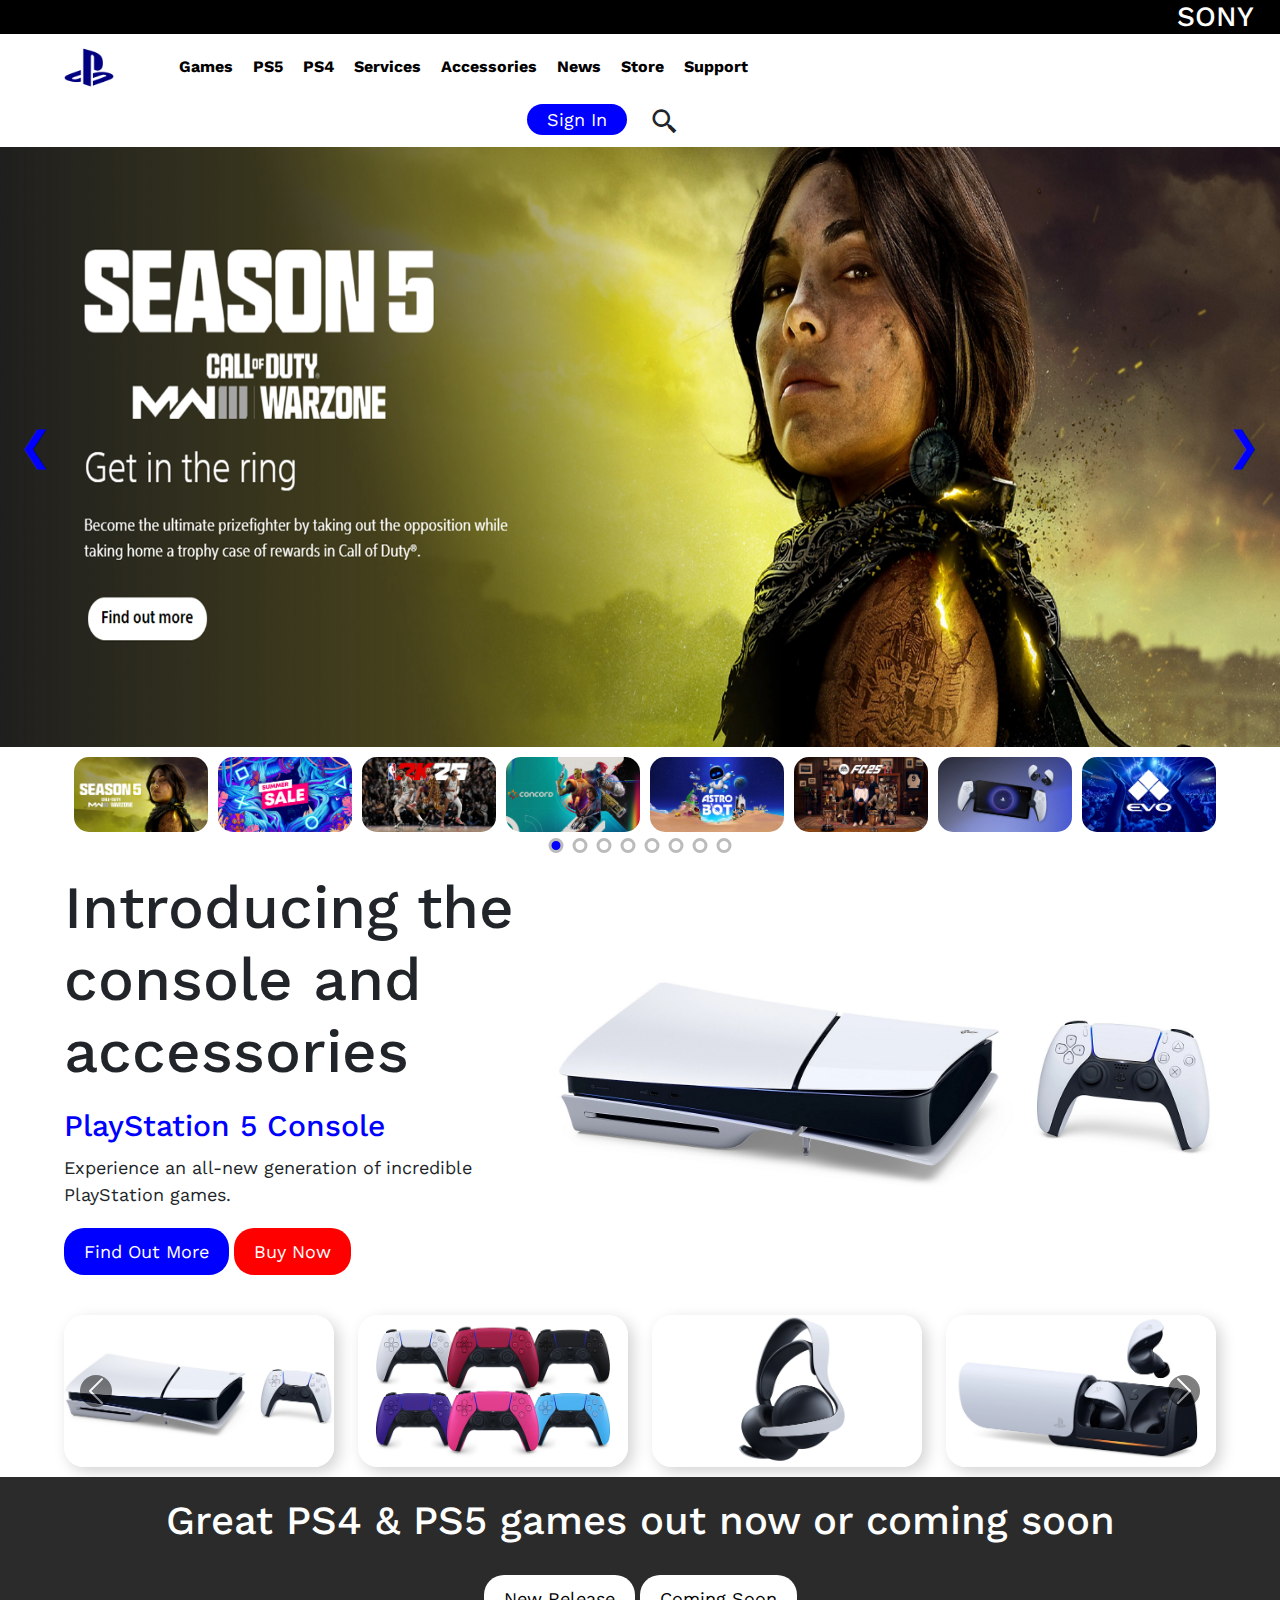
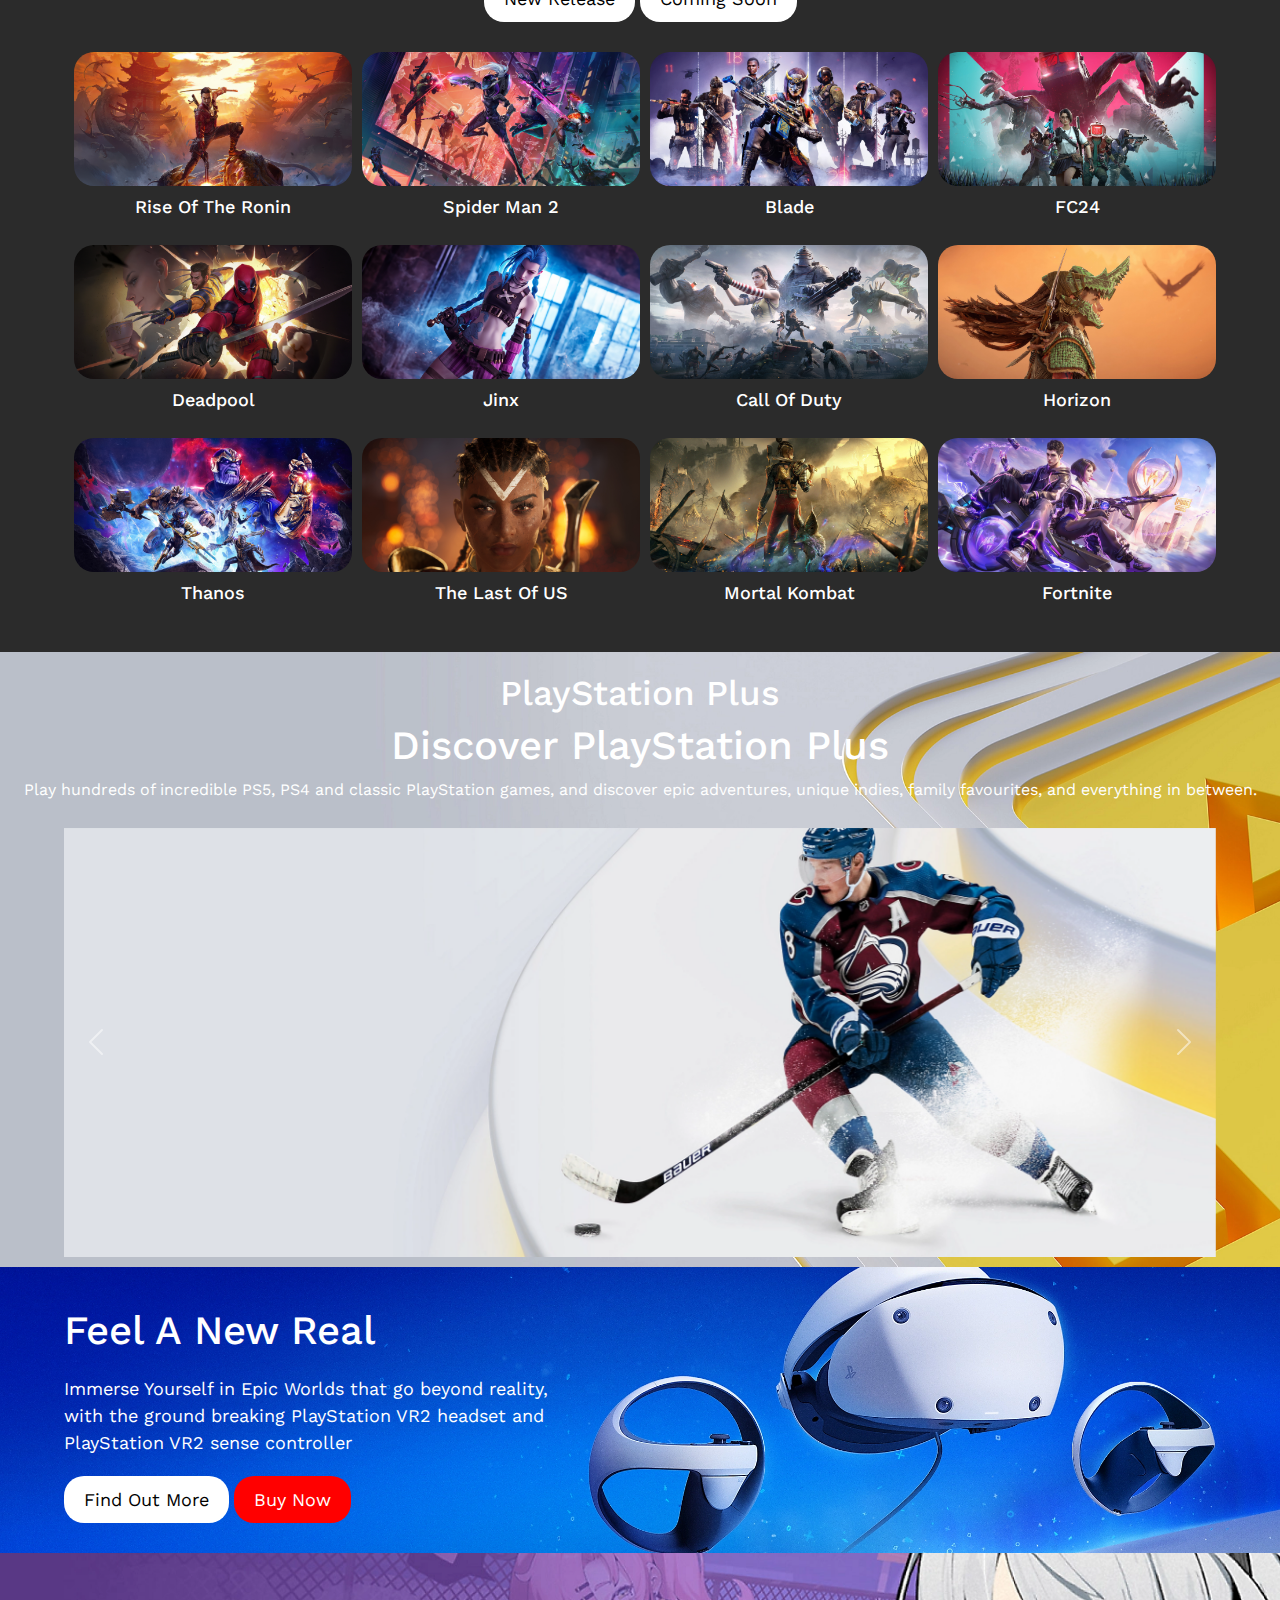
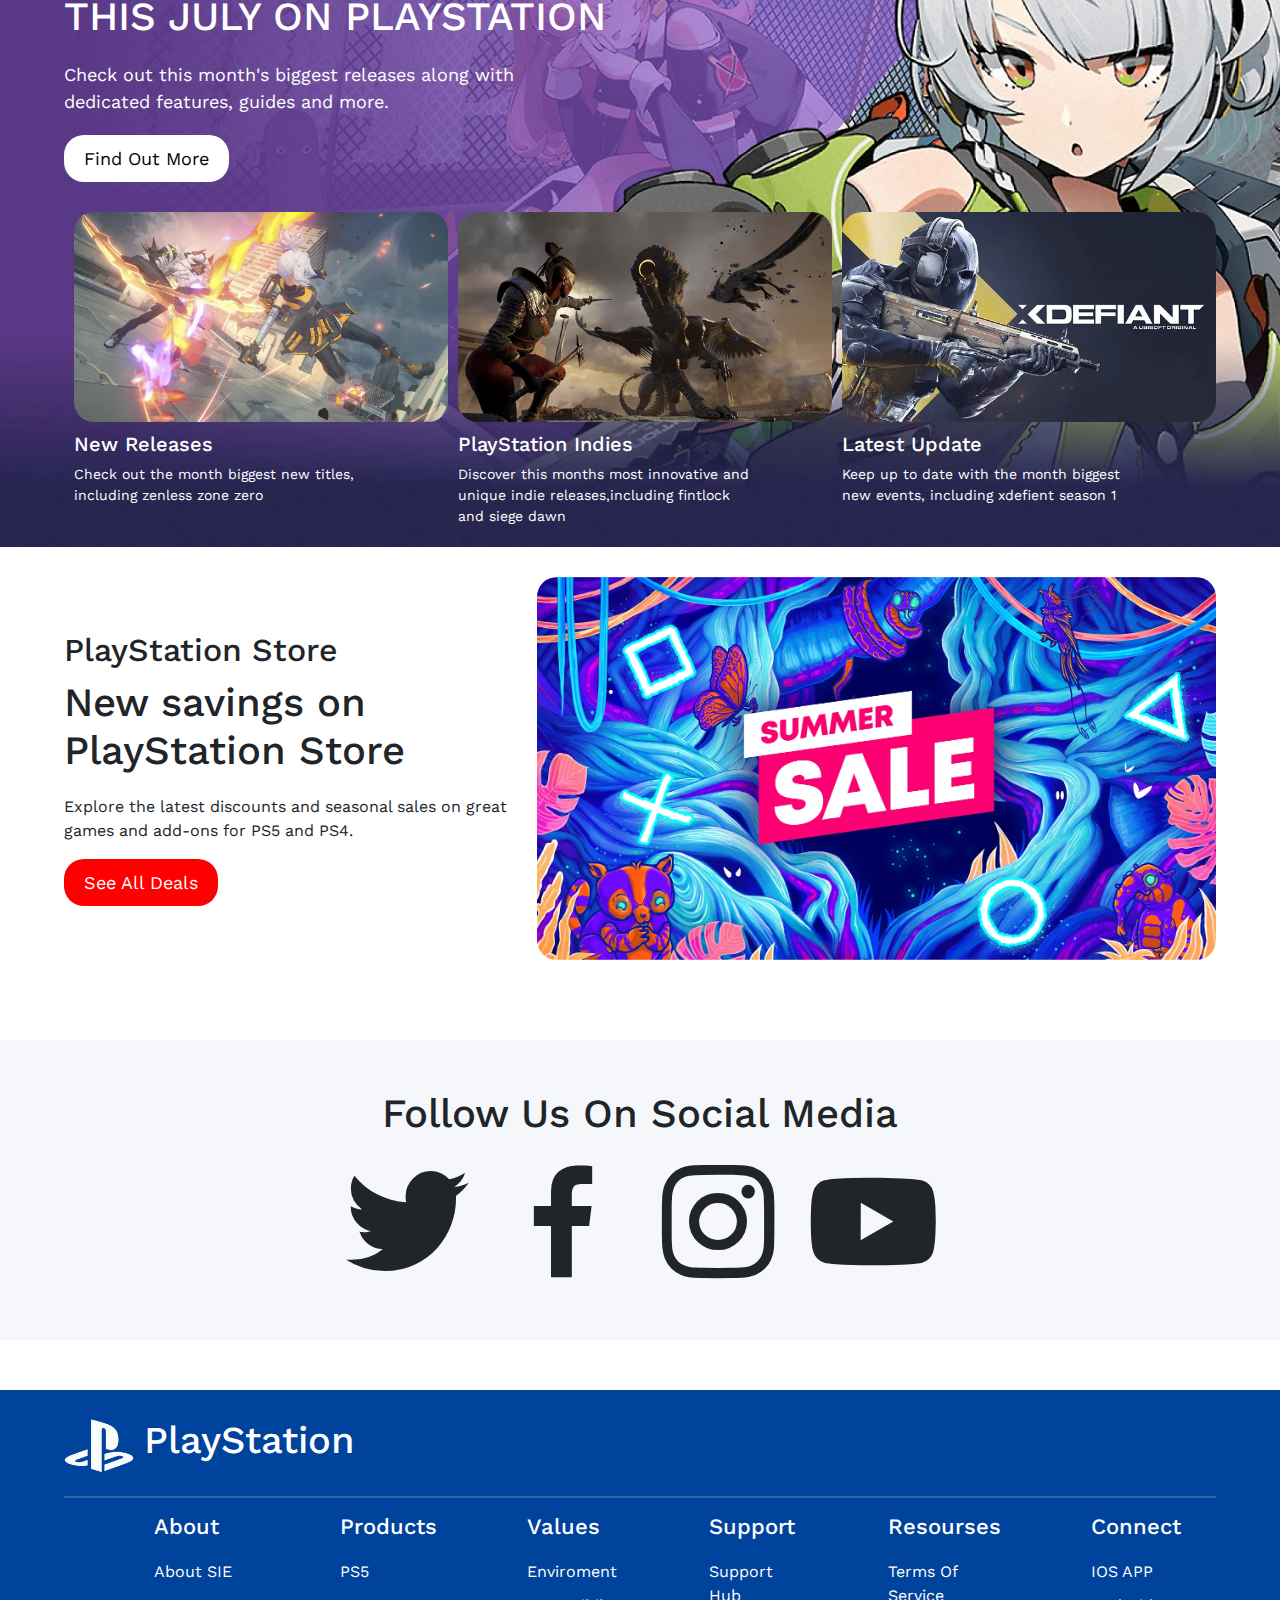
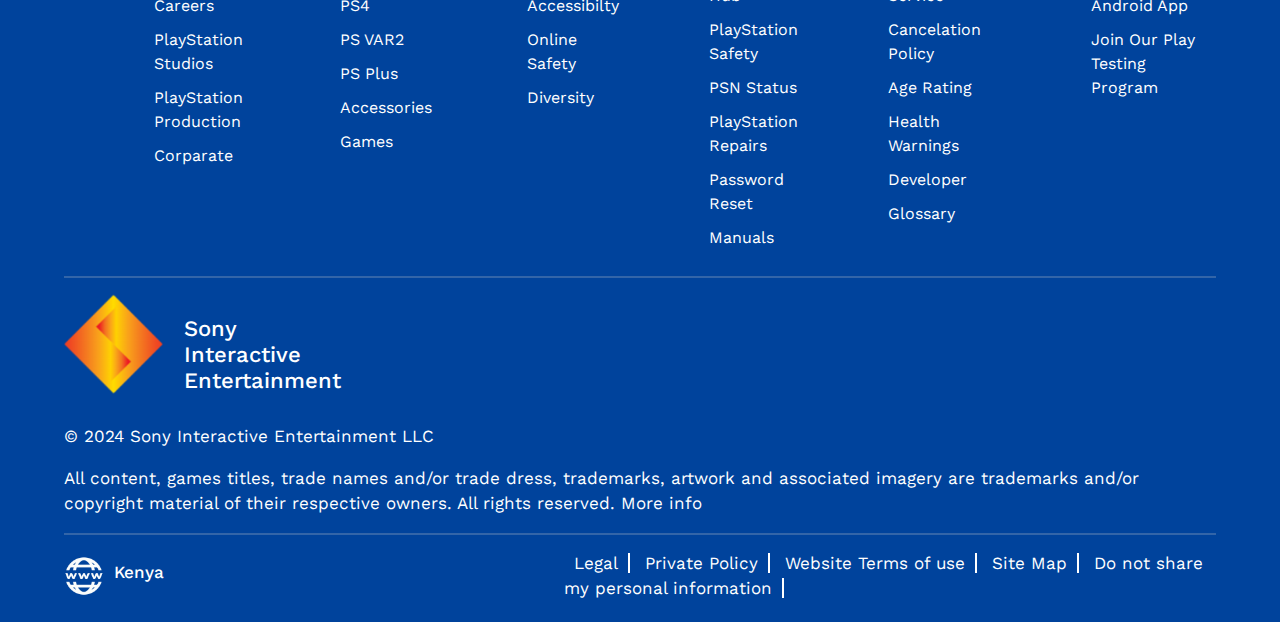
<file: index.html>
<!DOCTYPE html>
<html lang="en">
<head>
    <meta charset="UTF-8">
    <meta name="viewport" content="width=device-width, initial-scale=1.0">
    <title>PlayStation</title>
    <link rel="stylesheet" href="style.css">
    <link href='https://unpkg.com/boxicons@2.1.4/css/boxicons.min.css' rel='stylesheet'>
    <link href="https://cdn.jsdelivr.net/npm/bootstrap@5.3.3/dist/css/bootstrap.min.css" rel="stylesheet" integrity="sha384-QWTKZyjpPEjISv5WaRU9OFeRpok6YctnYmDr5pNlyT2bRjXh0JMhjY6hW+ALEwIH" crossorigin="anonymous">
    <link rel="shortcut icon" href="./images/logowhite.png" type="image/x-icon">
    <link rel="preconnect" href="https://fonts.googleapis.com" />
    <link rel="preconnect" href="https://fonts.gstatic.com" crossorigin />
    <link
      href="https://fonts.googleapis.com/css2?family=Space+Mono:ital,wght@0,400;0,700;1,400;1,700&family=Work+Sans:ital,wght@0,100;0,200;0,300;0,400;0,500;0,600;0,700;0,800;0,900;1,100;1,200;1,300;1,400;1,500;1,600;1,700;1,800;1,900&display=swap"
      rel="stylesheet"
    />
</head>
<body>



    <!-- --------------------Sony----------------------------- -->
    <div class="sony">
        <h1>SONY</h1>
    </div>


     <!-- ------------------------Nav------------------------- -->
    <div class="navo">
        <div class="logo">
            <a href="./index.html"><img src="./images/logo.png" alt=""></a>
        </div>
        <div class="links">
            <a href="./games.html">Games</a>
            <a href="./ps5.html">PS5</a>
            <a href="./ps4.html">PS4</a>
            <a href="./services.html">Services</a>
            <a href="./accessories.html">Accessories</a>
            <a href="#">News</a>
            <a href="#">Store</a>
            <a href="#">Support</a>
        </div>
        <div class="btn">
            <button>Sign In</button>
        </div>
        <div class="search">
            <i class='bx bx-search-alt-2'></i>
        </div>
    </div>


<!-- ------------------------Main------------------------- -->
<div class="maino">
  <div class="slide-container" boxcontainigslides>
      <div class="slides">
          <img src="./images/s9.png" alt="" class="active" sliderimg>
          <img src="./images/s2.png" alt="" sliderimg>
          <img src="./images/s3.png" alt="" sliderimg>
          <img src="./images/s1.png" alt="" sliderimg>
          <img src="./images/s5.png" alt="" sliderimg>
          <img src="./images/s6.png" alt="" sliderimg>
          <img src="./images/s7.png" alt="" sliderimg>
          <img src="./images/s8.png" alt="" sliderimg>
      </div>

      <div class="buttons">
        <span class="next" slidenext>&#10095;</span>
        <span class="prev" slideprev>&#10094;</span>
        
      </div>
  </div>

  <div class="dot-container">
      <div class="dot active" attr="0" slidedot onclick="switchImage(this)"></div>
      <div class="dot" attr="1" slidedot onclick="switchImage(this)"></div>
      <div class="dot" attr="2" slidedot onclick="switchImage(this)"></div>
      <div class="dot" attr="3" slidedot onclick="switchImage(this)"></div>
      <div class="dot" attr="4" slidedot onclick="switchImage(this)"></div>
      <div class="dot" attr="5" slidedot onclick="switchImage(this)"></div>
      <div class="dot" attr="6" slidedot onclick="switchImage(this)"></div>
      <div class="dot" attr="7" slidedot onclick="switchImage(this)"></div>
  </div>
</div>



    <!-- ------------------------indicator------------------------- -->
     <div class="indicators">
        <div class="one">
            <img src="./images/sa9.png" alt="">
        </div>
        <div class="one">
            <img src="./images/sa2.png" alt="">
        </div>
        <div class="one">
            <img src="./images/sa3.png" alt="">
        </div>
        <div class="one">
            <img src="./images/sa1.png" alt="">
        </div>
        <div class="one">
            <img src="./images/sa4.png" alt="">
        </div>
        <div class="one">
            <img src="./images/sa5.png" alt="">
        </div>
        <div class="one">
            <img src="./images/sa6.png" alt="">
        </div>
        <div class="one">
            <img src="./images/sa7.png" alt="">
        </div>
     </div>

<!-- ------------------------intro ps5------------------------- -->
    <div class="intro-ps5">
        <div class="lefty">
            <h1>Introducing the  console and accessories</h1>
            <h3>PlayStation 5 Console</h3>
            <p>Experience an all-new generation of incredible PlayStation games.</p>
            <span><button>Find Out More</button></span>
            <span><button class="red">Buy Now</button></span>
        </div>
        <div class="righty">
            <img src="./images/console.png" alt="">
        </div>
    </div>

<!-- ------------------------cards------------------------- -->
<div id="carouselExampleAutoplaying" class="carousel slide" data-bs-ride="carousel">
    <div class="carousel-inner">
      <div class="carousel-item active">
        <div class="row">
          <div class="col-lg-3">
            <img src="./images/a1.png" alt="">
          </div>
          <div class="col-lg-3">
            <img src="./images/a2.png" alt="">
          </div>
          <div class="col-lg-3">
            <img src="./images/a3.png" alt="">
          </div>
          <div class="col-lg-3">
            <img src="./images/a4.png" alt="">
          </div>
        </div>
      </div>
      <div class="carousel-item">
        <div class="row">
          <div class="col-lg-3">
            <img src="./images/a5.png" alt="">
          </div>
          <div class="col-lg-3">
            <img src="./images/a6.png" alt="">
          </div>
          <div class="col-lg-3">
            <img src="./images/a9.png" alt="">
          </div>
          <div class="col-lg-3">
            <img src="./images/a8.png" alt="">
          </div>
        </div>
      </div>
    </div>
    <button class="carousel-control-prev" type="button" data-bs-target="#carouselExampleAutoplaying" data-bs-slide="prev">
      <span class="carousel-control-prev-icon bg-black rounded-pill" aria-hidden="true"></span>
      <span class="visually-hidden">Previous</span>
    </button>
    <button class="carousel-control-next" type="button" data-bs-target="#carouselExampleAutoplaying" data-bs-slide="next">
      <span class="carousel-control-next-icon bg-black rounded-pill" aria-hidden="true"></span>
      <span class="visually-hidden">Next</span>
    </button>
  </div>


<!-- ------------------------great------------------------- -->
  <div class="great">
    <h1>Great PS4 & PS5 games out now or coming soon</h1>
    <span><button>New Release</button></span>
    <span><button class="left">Coming Soon</button></span>

    <div class="games">
        <div class="one">
            <img src="./images/k1.png" alt="">
            <h3>Rise Of The Ronin</h3>
        </div>
        <div class="one">
            <img src="./images/k2.png" alt="">
            <h3>Spider Man 2</h3>
        </div>
        <div class="one">
            <img src="./images/k3.png" alt="">
            <h3>Blade</h3>
        </div>
        <div class="one">
            <img src="./images/k4.jpg" alt="">
            <h3>FC24</h3>
        </div>
    </div>

    <div class="games">
        <div class="one">
            <img src="./images/k5.jpg" alt="">
            <h3>Deadpool</h3>
        </div>
        <div class="one">
            <img src="./images/k6.png" alt="">
            <h3>Jinx</h3>
        </div>
        <div class="one">
            <img src="./images/k7.jpg" alt="">
            <h3>Call Of Duty</h3>
        </div>
        <div class="one">
            <img src="./images/k8.png" alt="">
            <h3>Horizon</h3>
        </div>
    </div>

    <div class="games">
      <div class="one">
          <img src="./images/k9.jpg" alt="">
          <h3>Thanos</h3>
      </div>
      <div class="one">
          <img src="./images/k10.jpg" alt="">
          <h3>The Last Of US</h3>
      </div>
      <div class="one">
          <img src="./images/k11.png" alt="">
          <h3>Mortal Kombat</h3>
      </div>
      <div class="one">
          <img src="./images/k12.png" alt="">
          <h3>Fortnite</h3>
      </div>
  </div>

  </div>

<!-- ------------------------Discover------------------------- -->
 <div class="discover">
    <h3>PlayStation Plus</h3>
    <h2>Discover PlayStation Plus</h2>
    <p>Play hundreds of incredible PS5, PS4 and classic PlayStation games, and discover epic adventures, unique indies, family favourites, and everything in between.</p>


    <div id="carouselExampleAutoplaying" class="carousel slide" data-bs-ride="carousel">
        <div class="carousel-inner">
          <div class="carousel-item active">
            <img src="./images/d1.png" class="d-block w-100" alt="...">
          </div>
          <div class="carousel-item">
            <img src="./images/d2.png" class="d-block w-100" alt="...">
          </div>
          <div class="carousel-item">
            <img src="./images/d3.png" class="d-block w-100" alt="...">
          </div>
        </div>
        <button class="carousel-control-prev" type="button" data-bs-target="#carouselExampleAutoplaying" data-bs-slide="prev">
          <span class="carousel-control-prev-icon" aria-hidden="true"></span>
          <span class="visually-hidden">Previous</span>
        </button>
        <button class="carousel-control-next" type="button" data-bs-target="#carouselExampleAutoplaying" data-bs-slide="next">
          <span class="carousel-control-next-icon" aria-hidden="true"></span>
          <span class="visually-hidden">Next</span>
        </button>
      </div>



 </div>


 <!-- ------------------------Feel------------------------- -->
<div class="feet">
    <h1>Feel A New Real</h1>
    <p>Immerse Yourself in Epic Worlds that go beyond reality, with the ground breaking PlayStation VR2 headset and PlayStation VR2 sense controller</p>
    <span><button>Find Out More</button></span>
    <span><button class="red">Buy Now</button></span>
</div>
  

 <!-- ------------------------july------------------------- -->
<div class="july">
    <h1>THIS JULY ON PLAYSTATION</h1>
    <p>Check out this month's biggest releases along with dedicated features, guides and more.</p>
    <span><button>Find Out More</button></span>
    <div class="new">
        <div class="two">
            <img src="./images/j2.png" alt="">
            <h3>New Releases</h3>
            <p>Check out the month biggest new titles, including zenless zone zero</p>
        </div>
        <div class="two">
            <img src="./images/j3.png" alt="">
            <h3>PlayStation Indies</h3>
            <p>Discover this months most innovative and unique indie releases,including fintlock and siege dawn</p>
        </div>
        <div class="two">
            <img src="./images/j4.png" alt="">
            <h3>Latest Update</h3>
            <p>Keep up to date with the month biggest new events, including xdefient season 1</p>
        </div>
    </div>
</div>


 <!-- ------------------------Summer------------------------- -->
  <div class="summer">
    <div class="left">
      <h2>PlayStation Store</h2>
      <h3>New savings on PlayStation Store</h3>
      <p>Explore the latest discounts and seasonal sales on great games and add-ons for PS5 and PS4.</p>
      <button>See All Deals</button>
    </div>
    <div class="right">
      <img src="./images/Summer-sale.png" alt="">
    </div>
  </div>

   <!-- ------------------------Follow------------------------- -->
    <div class="follow">
      <h1>Follow Us On Social Media</h1>
      <div class="icons">
        <i class='bx bxl-twitter'></i>
        <i class='bx bxl-facebook'></i>
        <i class='bx bxl-instagram' ></i>
        <i class='bx bxl-youtube'></i>

      </div>
    </div>

       <!-- ------------------------footer------------------------- -->
        <div class="footer">
          <div class="start">
            <div class="left">
              <img src="./images/logowhite.png" alt="">
            </div>
            <div class="right">
              <h1>PlayStation</h1>
            </div>
          </div>
          <hr>
          <div class="middle">
            <div class="mid">
                <h3>About</h3>
                <a href="#">About SIE</a>
                <a href="#">Careers</a>
                <a href="#">PlayStation Studios</a>
                <a href="#">PlayStation Production</a>
                <a href="#">Corparate</a>
            </div>
            <div class="mid">
                <h3>Products</h3>
                <a href="#">PS5</a>
                <a href="#">PS4</a>
                <a href="#">PS VAR2</a>
                <a href="#">PS Plus</a>
                <a href="#">Accessories</a>
                <a href="#">Games</a>
            </div>
            <div class="mid">
                <h3>Values</h3>
                <a href="#">Enviroment</a>
                <a href="#">Accessibilty</a>
                <a href="#">Online Safety</a>
                <a href="#">Diversity</a>
            </div>
            <div class="mid">
                <h3>Support</h3>
                <a href="#">Support Hub</a>
                <a href="#">PlayStation Safety</a>
                <a href="#">PSN Status</a>
                <a href="#">PlayStation Repairs</a>
                <a href="#">Password Reset</a>
                <a href="#">Manuals</a>
            </div>
            <div class="mid">
                <h3>Resourses</h3>
                <a href="#">Terms Of Service</a>
                <a href="#">Cancelation Policy</a>
                <a href="#">Age Rating</a>
                <a href="#">Health Warnings</a>
                <a href="#">Developer</a>
                <a href="#">Glossary</a> 
            </div>
            <div class="mid">
                <h3>Connect</h3>
                <a href="#">IOS APP</a>
                <a href="#">Android App</a>
                <a href="#">Join Our Play Testing Program</a>
            </div>
        </div>

        <hr>

        <div class="second-last">
          <div class="left">
            <img src="./images/c1.png" alt="">
          </div>
          <div class="btwn">
            <h3>
              Sony <br>Interactive <br> Entertainment
            </h3>
          </div>
          <div class="right">
            <img src="./images/esrb.svg" alt="">
          </div>
        </div>

        <div class="second-txt">
        <p>© 2024 Sony Interactive Entertainment LLC</p>
        <p>All content, games titles, trade names and/or trade dress, trademarks, artwork and associated imagery are trademarks and/or copyright material of their respective owners. All rights reserved. More info</p>
        </div>

        <hr>

        <div class="last">
          <div class="logo">
            <img src="./images/c2.png" alt="">
          </div>
          <div class="country">
            <h4>Kenya</h4>
          </div>
          <div class="links">
            <a href="#">Legal</a>
            <a href="#">Private Policy</a>
            <a href="#">Website Terms of use</a>
            <a href="#">Site Map</a>
            <a href="#">Do not share my personal information</a>
          </div>
        </div>

        </div>

    <script src="https://cdn.jsdelivr.net/npm/bootstrap@5.3.3/dist/js/bootstrap.bundle.min.js" integrity="sha384-YvpcrYf0tY3lHB60NNkmXc5s9fDVZLESaAA55NDzOxhy9GkcIdslK1eN7N6jIeHz" crossorigin="anonymous"></script>
    <script src="./script.js"></script>
</body>
</html>
</file>
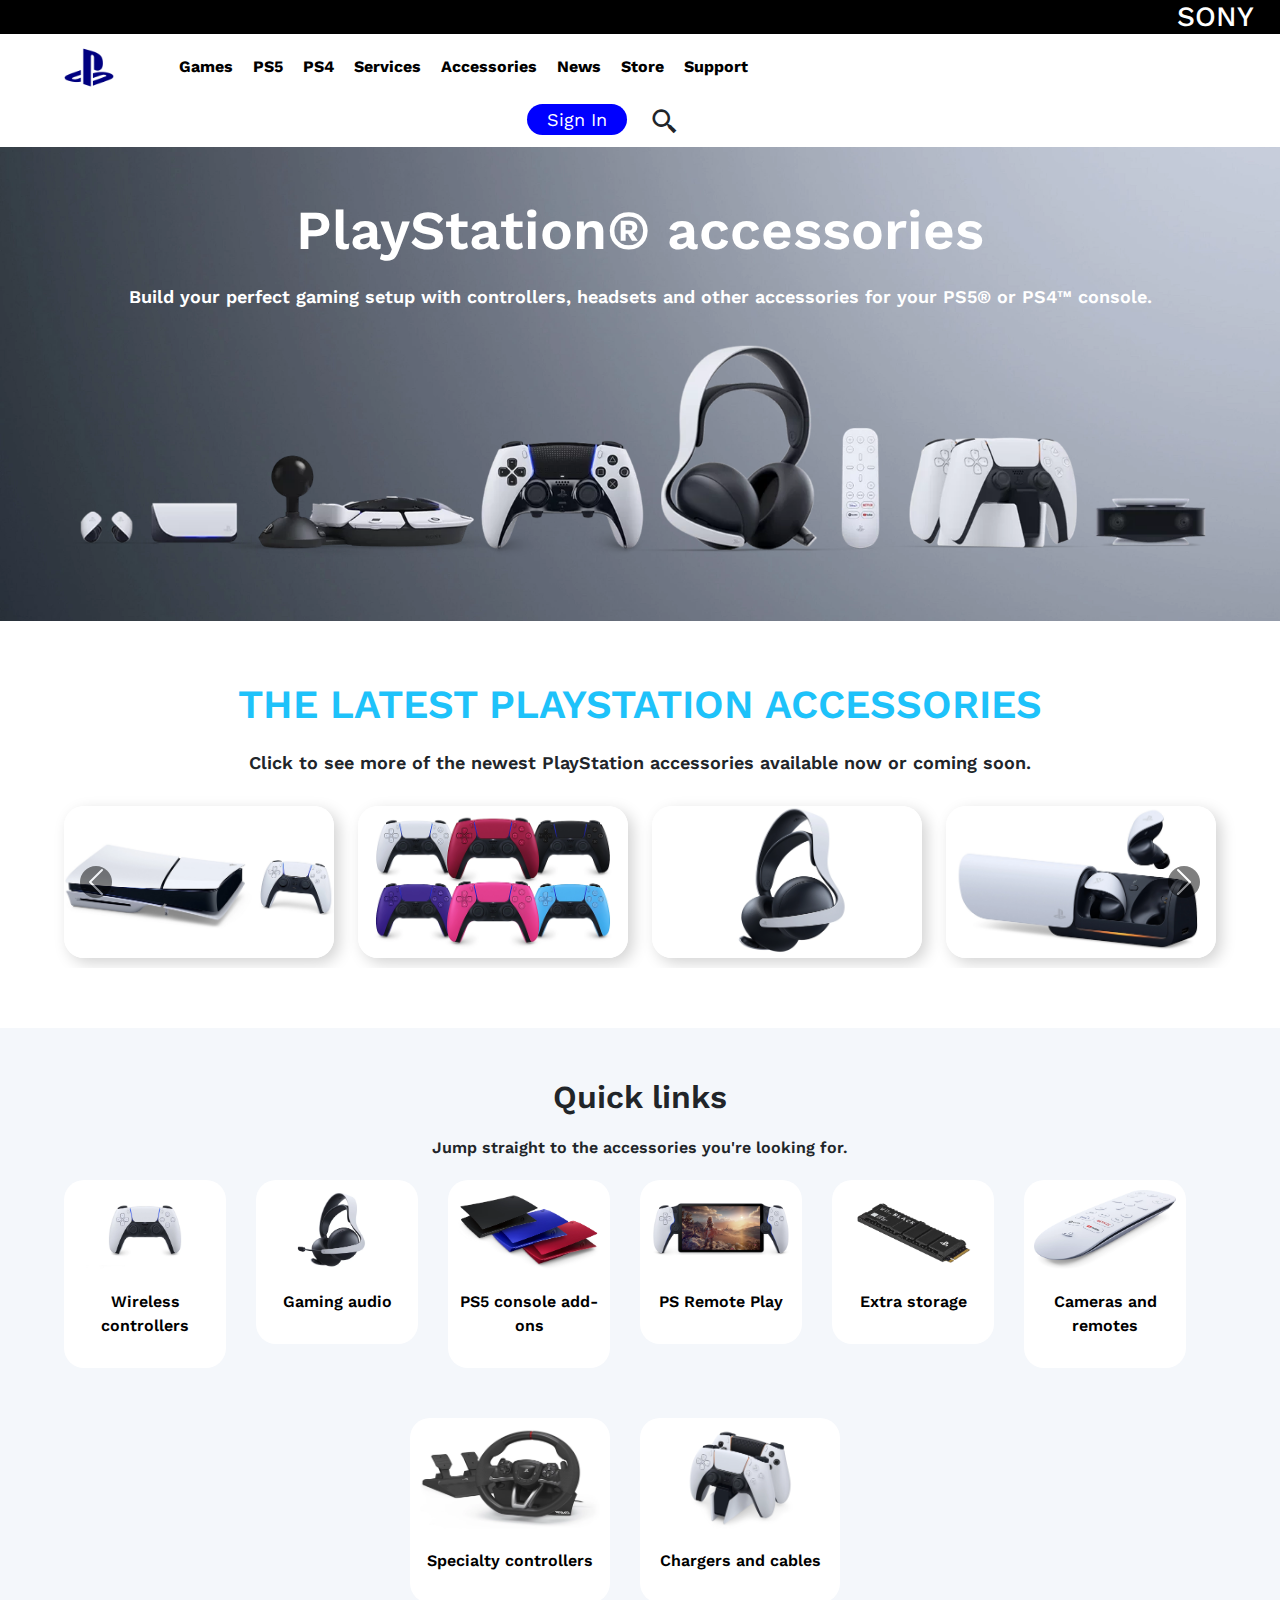
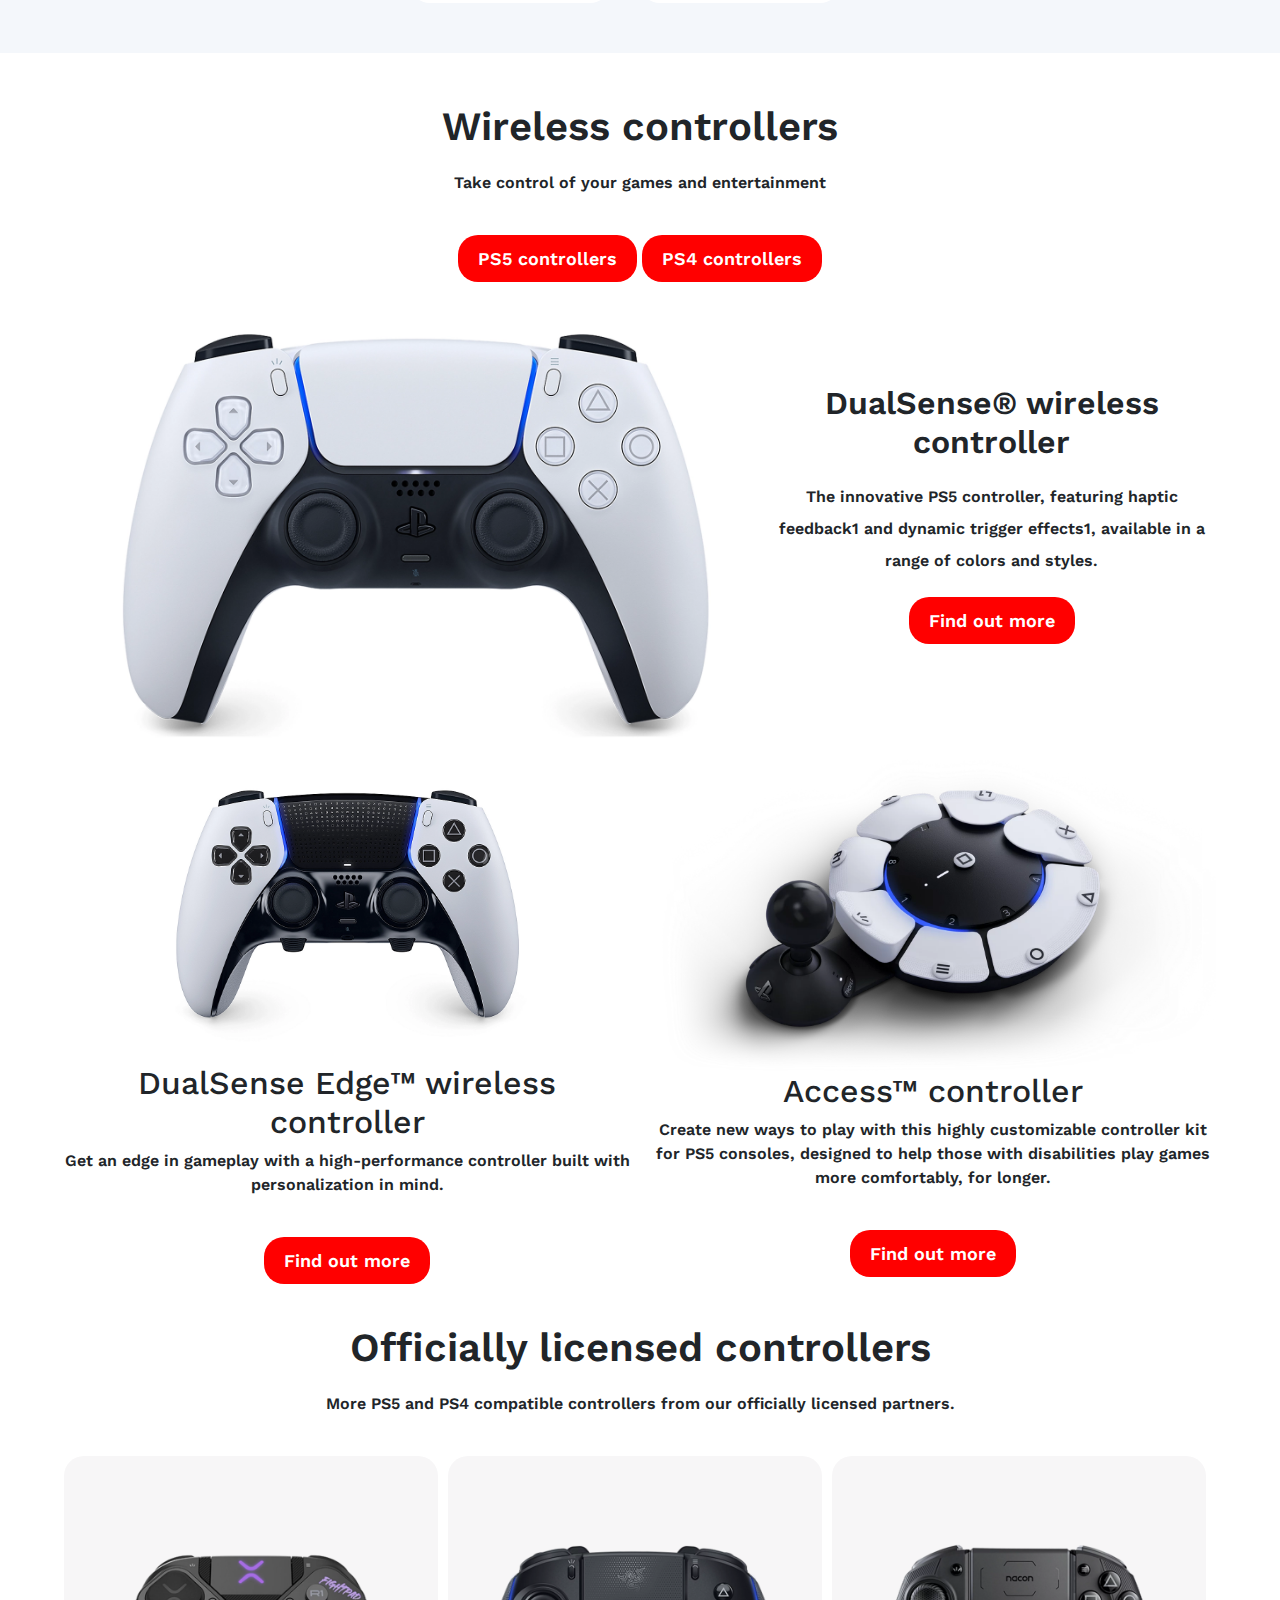
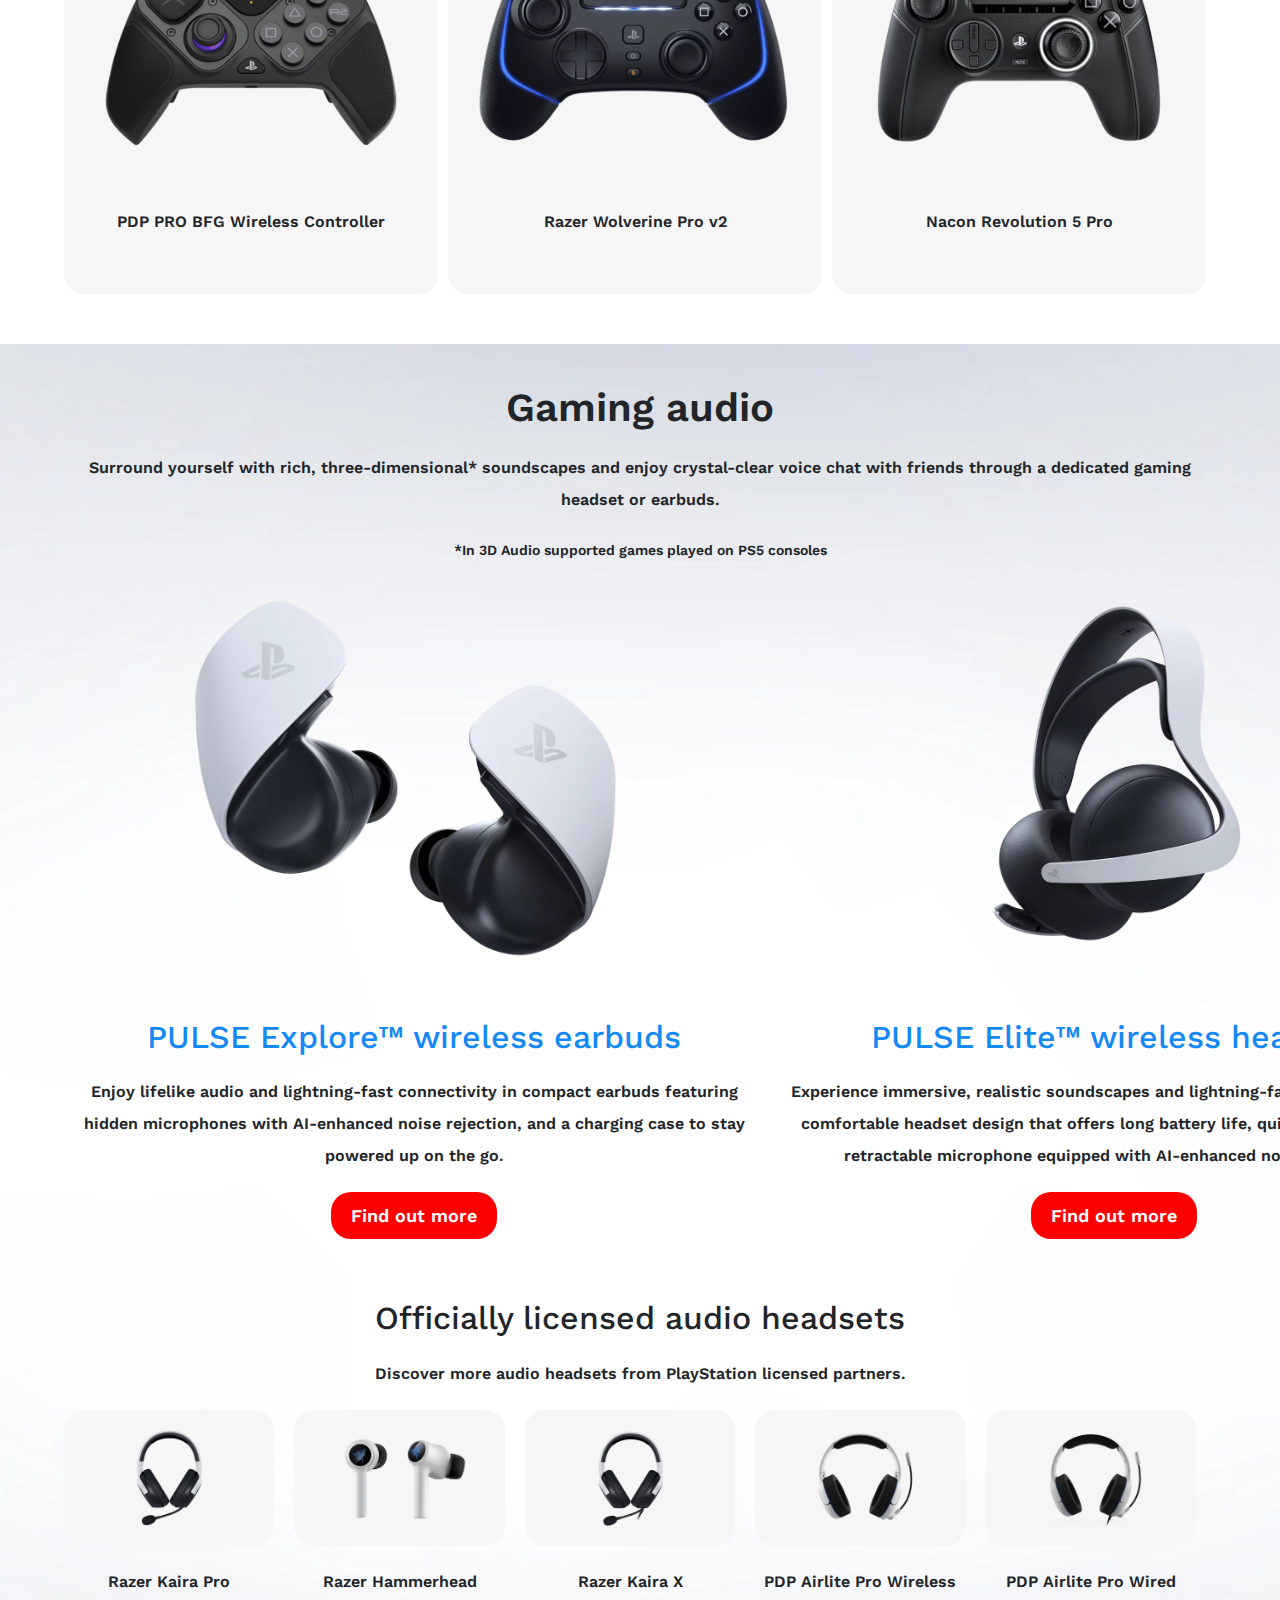
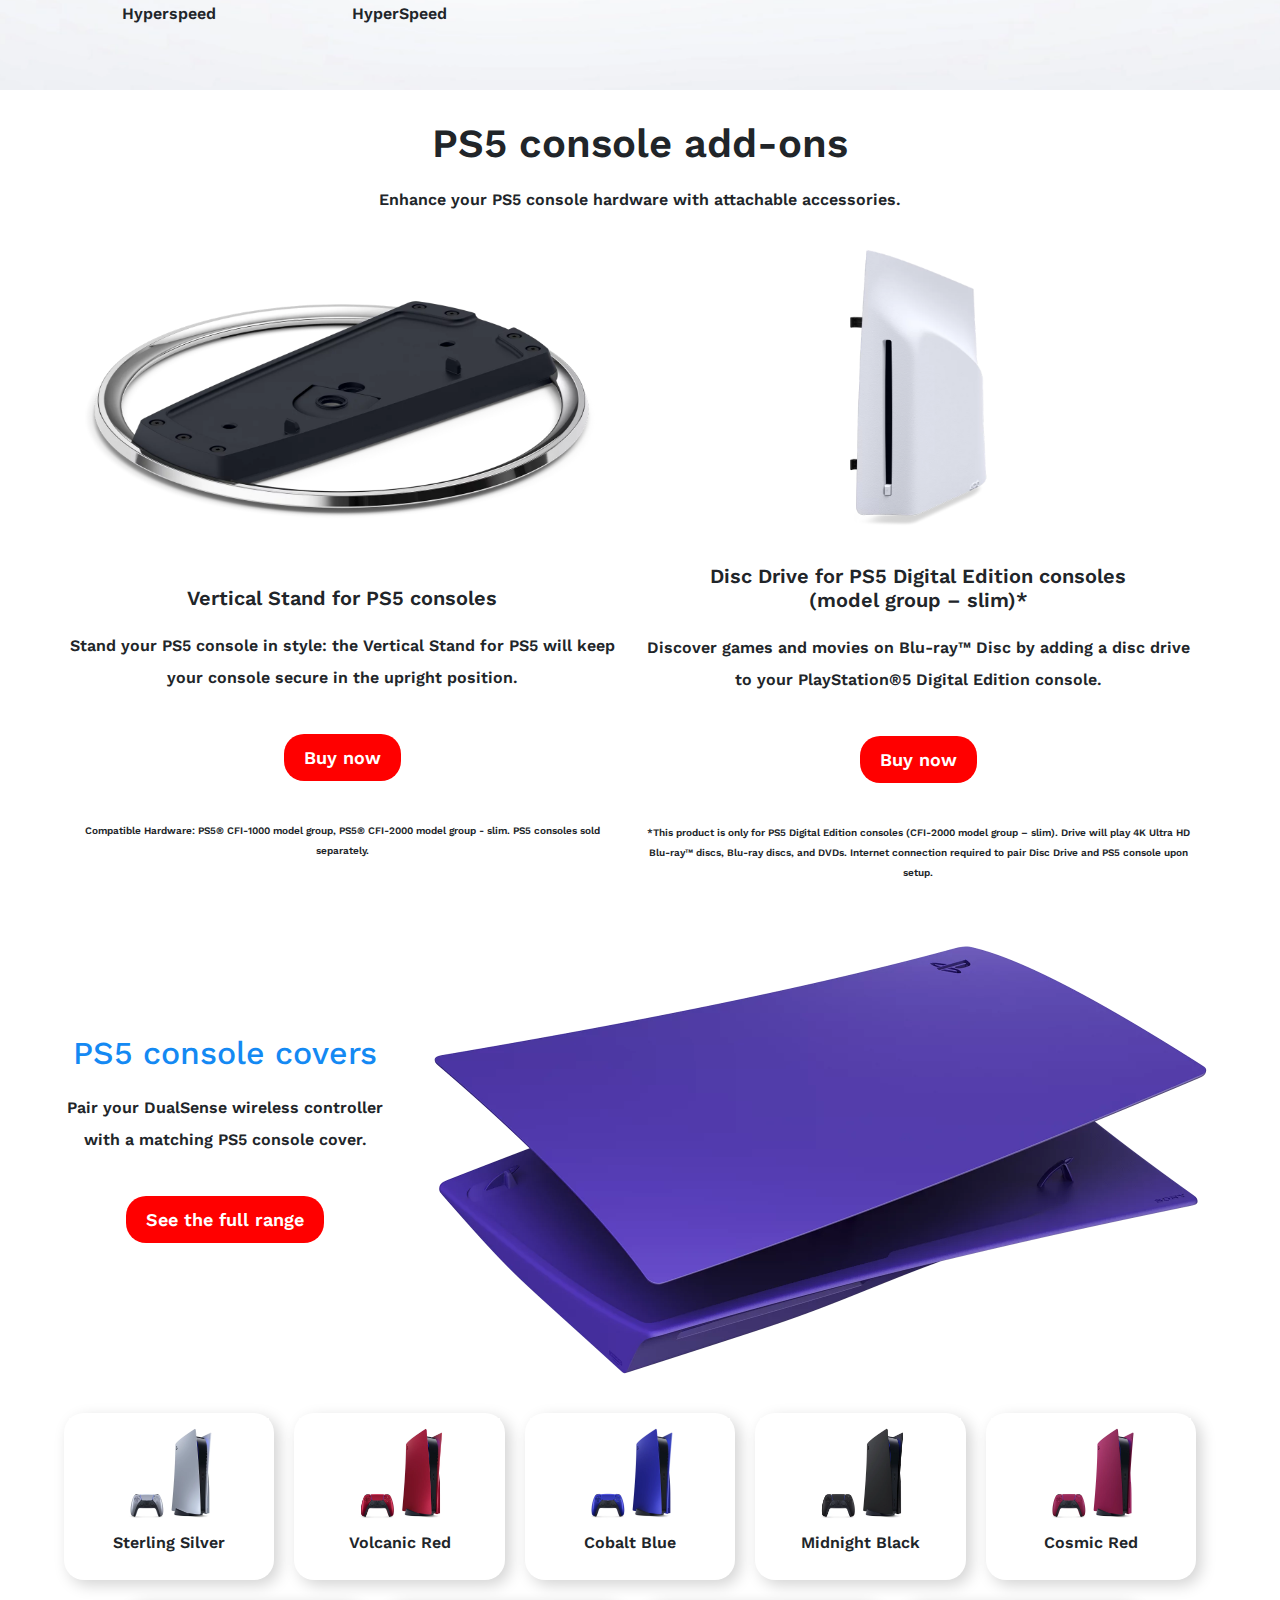
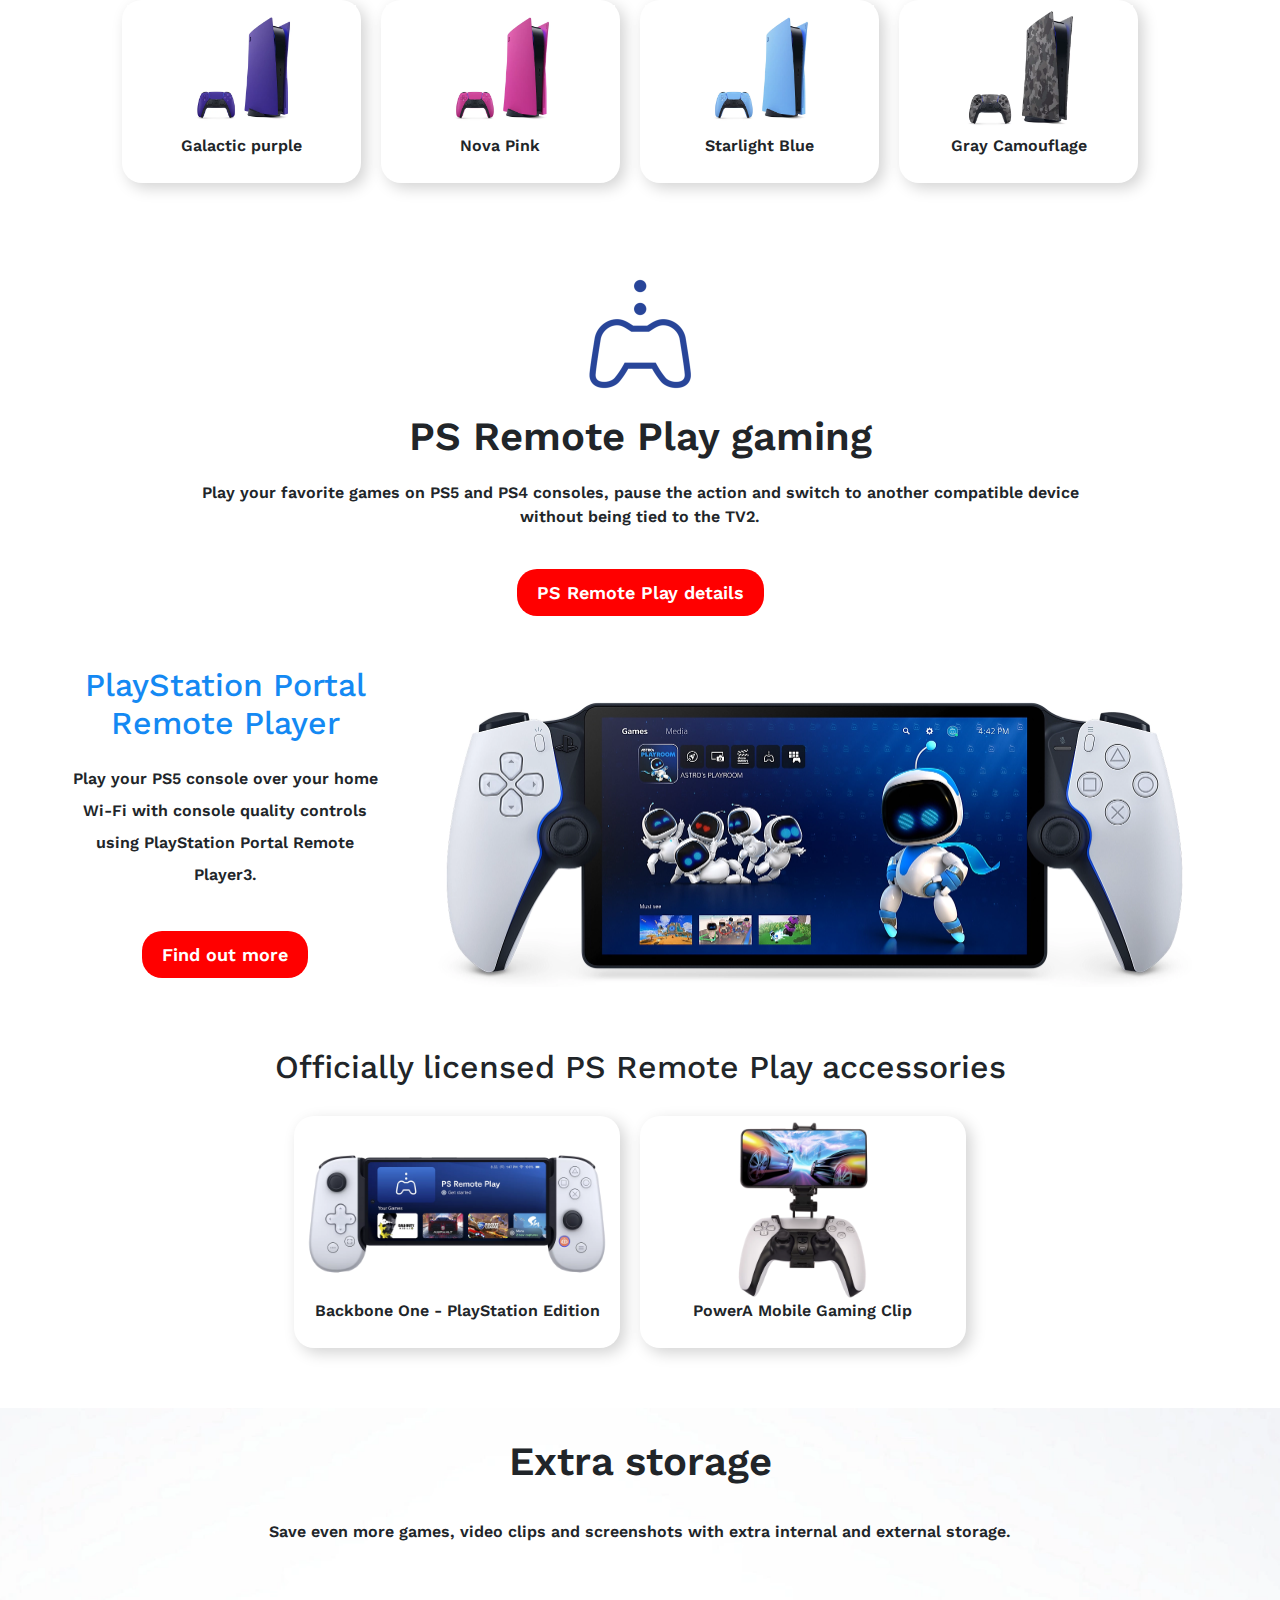
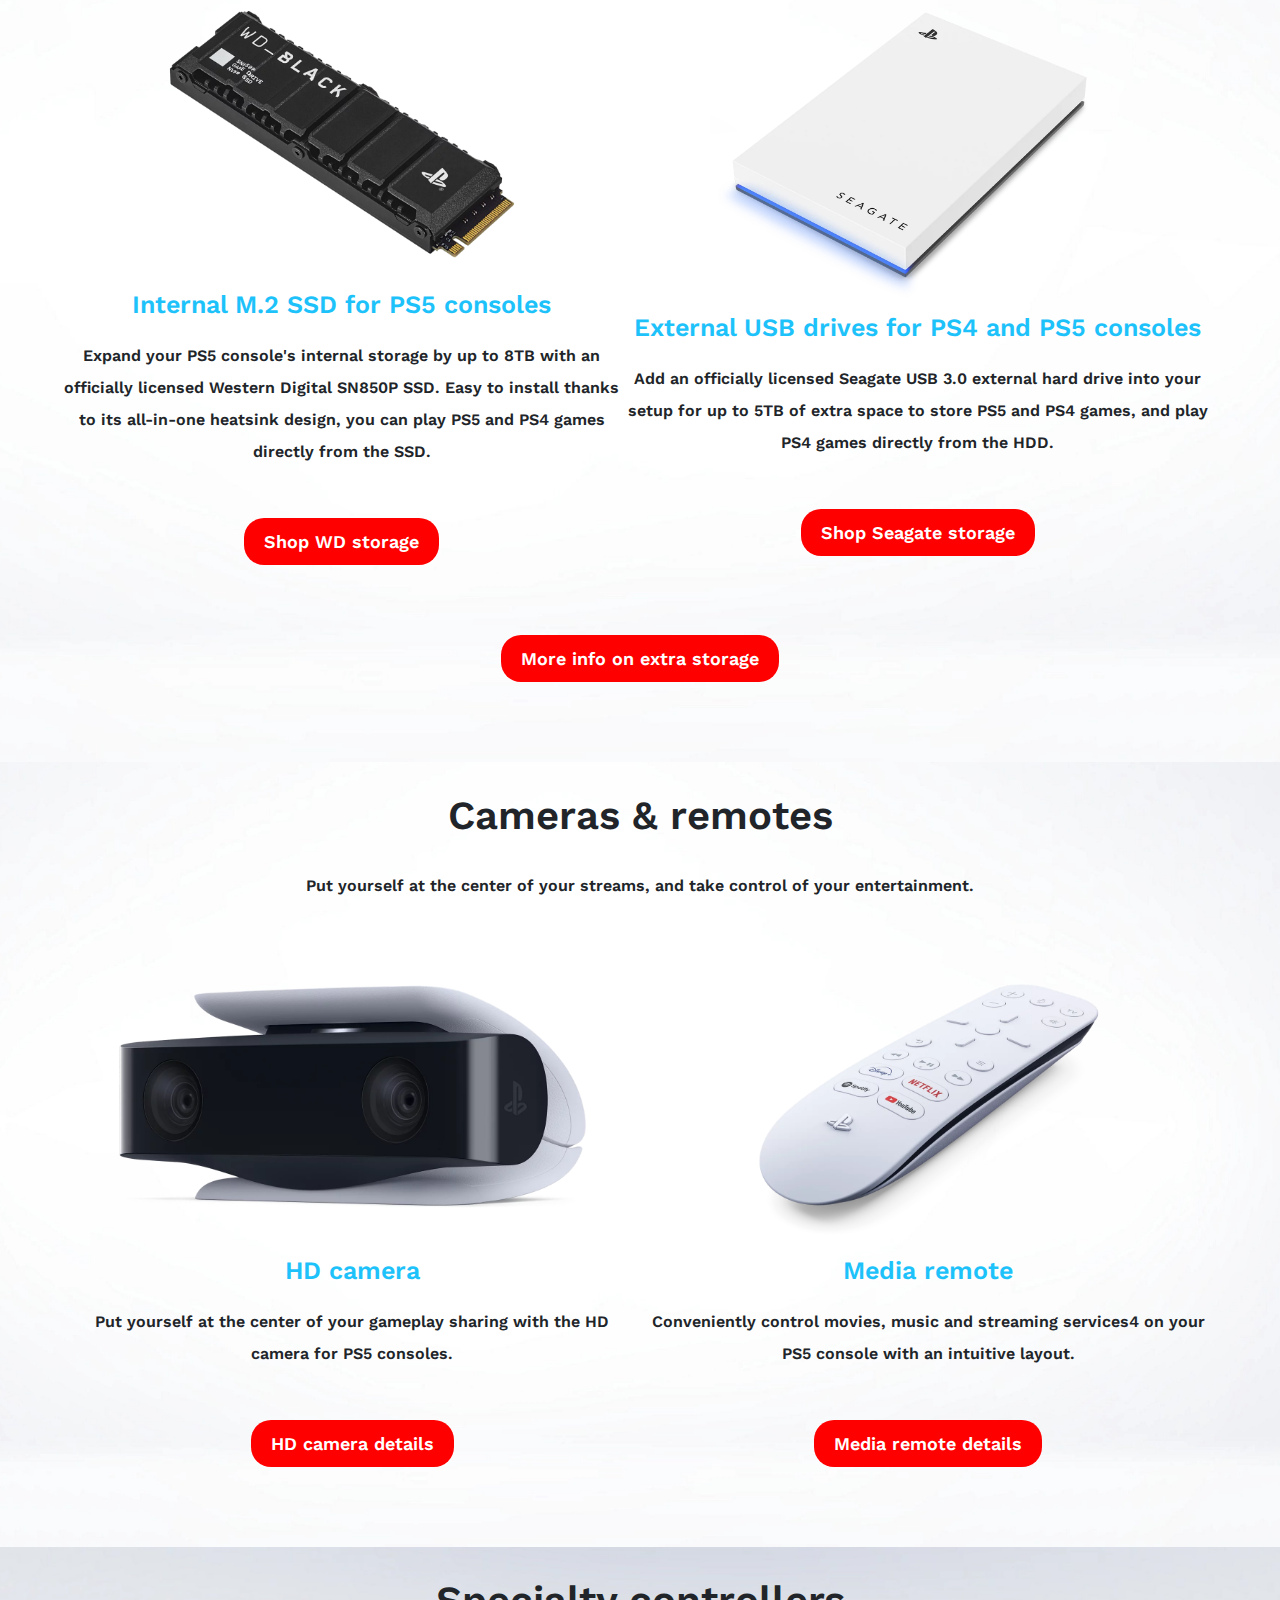
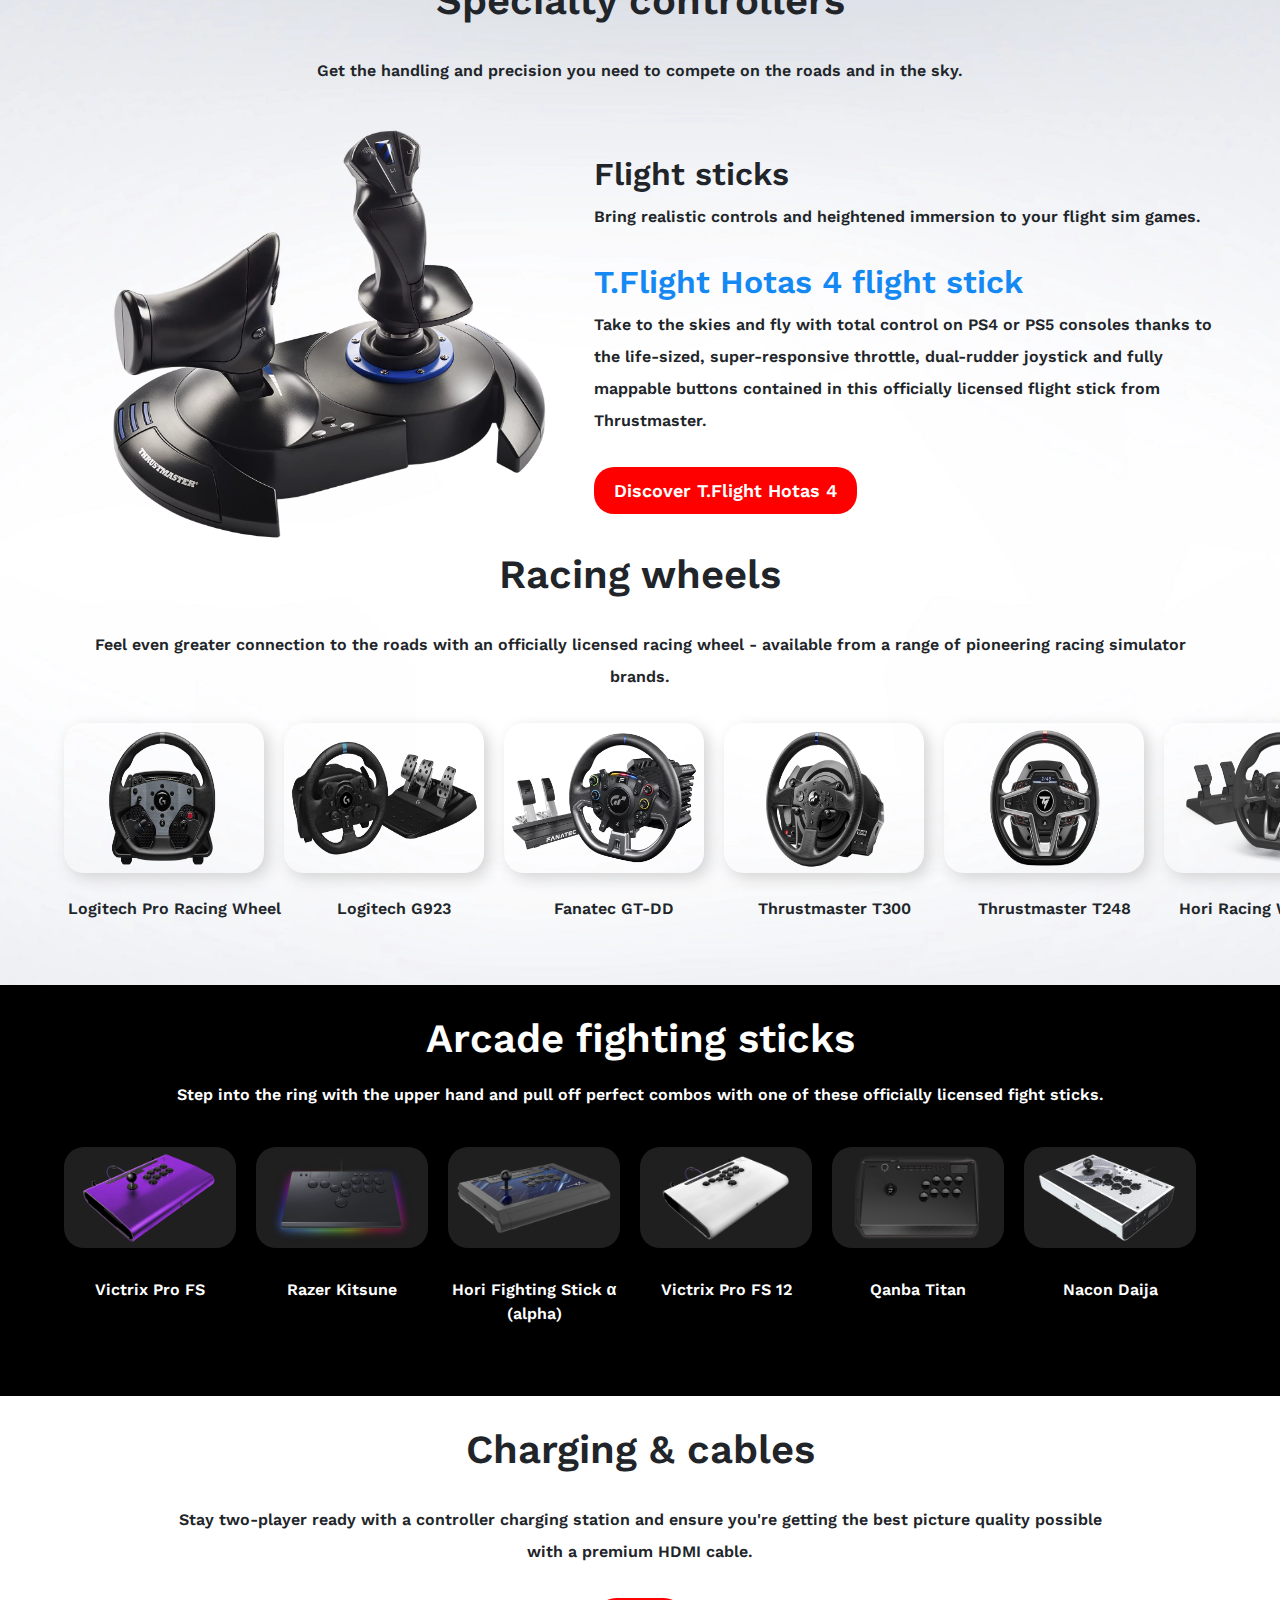
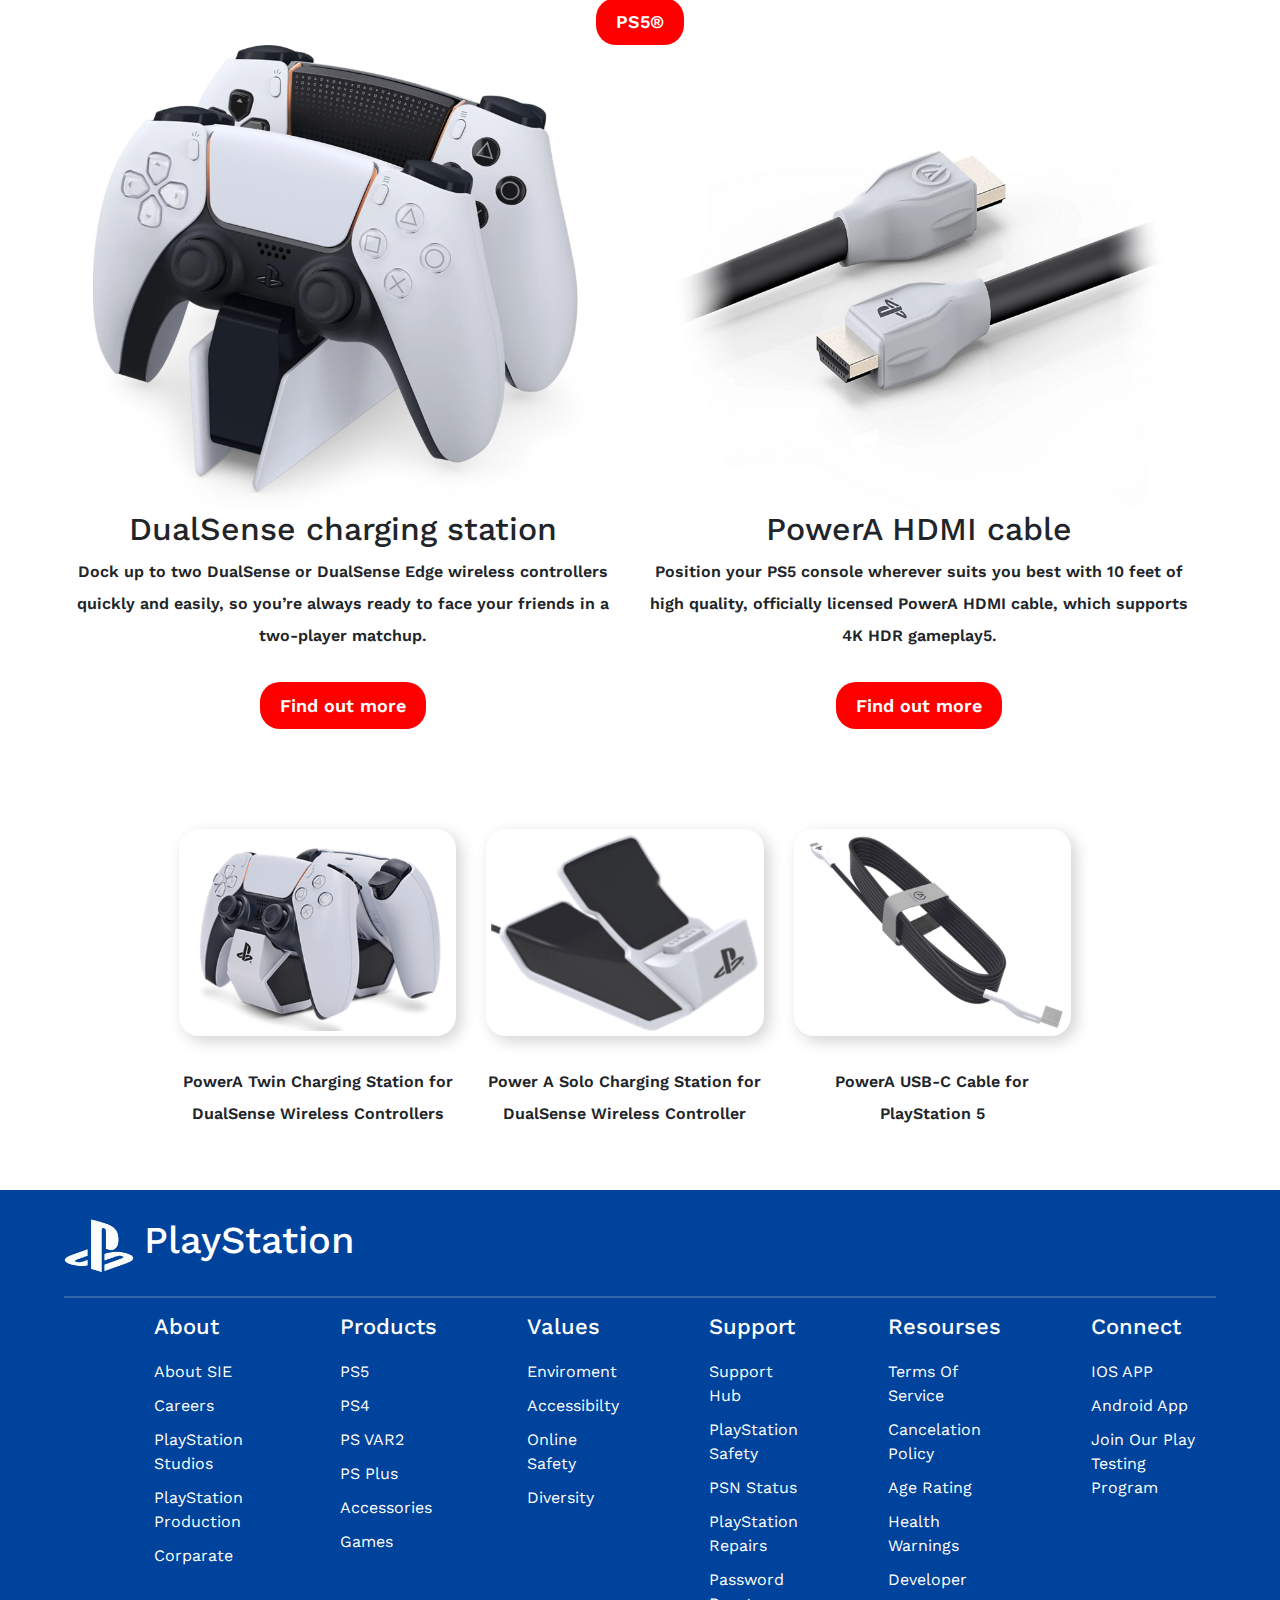
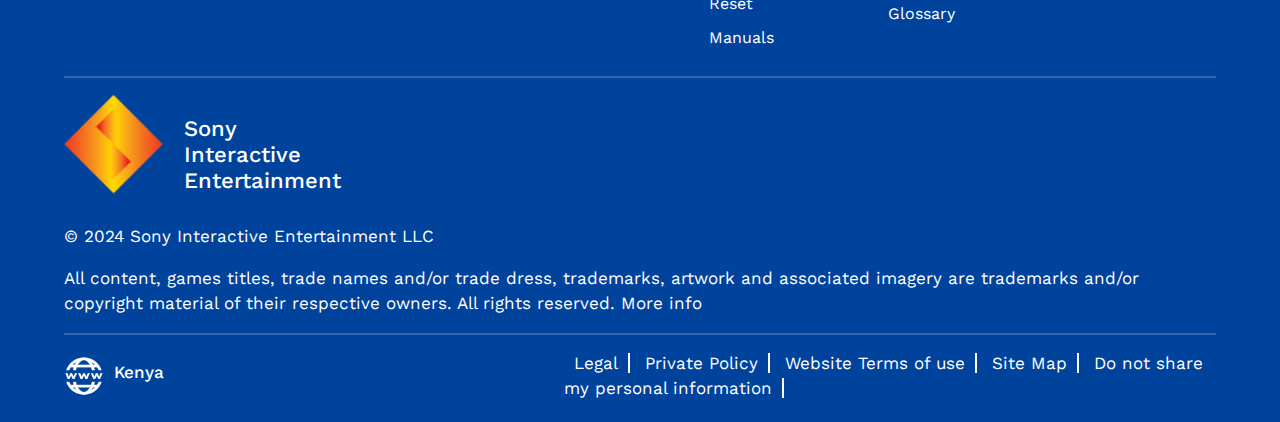
<file: accessories.html>
<!DOCTYPE html>
<html lang="en">
<head>
    <meta charset="UTF-8">
    <meta name="viewport" content="width=device-width, initial-scale=1.0">
    <title>PlayStation</title>
    <link rel="stylesheet" href="style.css">
    <link href='https://unpkg.com/boxicons@2.1.4/css/boxicons.min.css' rel='stylesheet'>
    <link href="https://cdn.jsdelivr.net/npm/bootstrap@5.3.3/dist/css/bootstrap.min.css" rel="stylesheet" integrity="sha384-QWTKZyjpPEjISv5WaRU9OFeRpok6YctnYmDr5pNlyT2bRjXh0JMhjY6hW+ALEwIH" crossorigin="anonymous">
    <link rel="shortcut icon" href="./images/logowhite.png" type="image/x-icon">
    <link rel="preconnect" href="https://fonts.googleapis.com" />
    <link rel="preconnect" href="https://fonts.gstatic.com" crossorigin />
    <link
      href="https://fonts.googleapis.com/css2?family=Space+Mono:ital,wght@0,400;0,700;1,400;1,700&family=Work+Sans:ital,wght@0,100;0,200;0,300;0,400;0,500;0,600;0,700;0,800;0,900;1,100;1,200;1,300;1,400;1,500;1,600;1,700;1,800;1,900&display=swap"
      rel="stylesheet"
    />
</head>
<body>



    <!-- --------------------Sony----------------------------- -->
    <div class="sony">
        <h1>SONY</h1>
    </div>


     <!-- ------------------------Nav------------------------- -->
    <div class="navo">
        <div class="logo">
            <a href="./index.html"><img src="./images/logo.png" alt=""></a>
        </div>
        <div class="links">
            <a href="./index.html">Games</a>
            <a href="./ps5.html">PS5</a>
            <a href="./ps4.html">PS4</a>
            <a href="./services.html">Services</a>
            <a href="./accessories.html">Accessories</a>
            <a href="#">News</a>
            <a href="#">Store</a>
            <a href="#">Support</a>
        </div>
        <div class="btn">
            <button>Sign In</button>
        </div>
        <div class="search">
            <i class='bx bx-search-alt-2'></i>
        </div>
    </div>




    <!-- --------------------accessories----------------------------- -->
     <div id="accessories">
            <h1>PlayStation® accessories</h1>
            <p>Build your perfect gaming setup with controllers, headsets and other accessories for your PS5® or PS4™ console.</p>
            <img src="./images/zb1.webp" alt="">
     </div>


     <!-- --------------------latest----------------------------- -->
     <div id="latest">
        <h3>The latest PlayStation accessories</h3>
        <p>Click to see more of the newest PlayStation accessories available now or coming soon.</p>
        <!-- ------------------------cards------------------------- -->
<div id="carouselExampleAutoplaying" class="carousel slide" data-bs-ride="carousel">
    <div class="carousel-inner">
      <div class="carousel-item active">
        <div class="row">
          <div class="col-lg-3">
            <img src="./images/a1.png" alt="">
          </div>
          <div class="col-lg-3">
            <img src="./images/a2.png" alt="">
          </div>
          <div class="col-lg-3">
            <img src="./images/a3.png" alt="">
          </div>
          <div class="col-lg-3">
            <img src="./images/a4.png" alt="">
          </div>
        </div>
      </div>
      <div class="carousel-item">
        <div class="row">
          <div class="col-lg-3">
            <img src="./images/a5.png" alt="">
          </div>
          <div class="col-lg-3">
            <img src="./images/a6.png" alt="">
          </div>
          <div class="col-lg-3">
            <img src="./images/a9.png" alt="">
          </div>
          <div class="col-lg-3">
            <img src="./images/a8.png" alt="">
          </div>
        </div>
      </div>
    </div>
    <button class="carousel-control-prev" type="button" data-bs-target="#carouselExampleAutoplaying" data-bs-slide="prev">
      <span class="carousel-control-prev-icon bg-black rounded-pill" aria-hidden="true"></span>
      <span class="visually-hidden">Previous</span>
    </button>
    <button class="carousel-control-next" type="button" data-bs-target="#carouselExampleAutoplaying" data-bs-slide="next">
      <span class="carousel-control-next-icon bg-black rounded-pill" aria-hidden="true"></span>
      <span class="visually-hidden">Next</span>
    </button>
  </div>
     </div>


  <!-- --------------------quik links----------------------------- -->
   <div id="quik">
    <h2>Quick links</h2>
    <p>Jump straight to the accessories you're looking for.</p>
    <div class="all">
      <a href="#gamepad">
        <div class="one">
          <img src="./images/zc1.webp" alt="">
          <p>Wireless controllers</p>
      </div>
      </a>
      <a href="#audio">
        <div class="one">
          <img src="./images/zc2.webp" alt="">
          <p>Gaming audio</p>
      </div>
      </a>
      <a href="#addons">
        <div class="one">
          <img src="./images/zc3.webp" alt="">
          <p>PS5 console add-ons</p>
      </div>
      </a>
      <a href="#remote">
        <div class="one">
          <img src="./images/zc4.webp" alt="">
          <p>PS Remote Play</p>
      </div>
      </a>
        <a href="#storage">
          <div class="one">
            <img src="./images/zc5.png" alt="">
            <p>Extra storage</p>
        </div>
        </a>
        <a href="#camera">
          <div class="one">
            <img src="./images/zc6.png" alt="">
            <p>Cameras and remotes</p>
        </div>
        </a>
    </div>
    <div class="alls">
      <a href="#stick">
        <div class="one">
          <img src="./images/zc7.png" alt="">
          <p>Specialty controllers</p>
      </div>
      </a>
      <a href="#cables">
        <div class="one">
          <img src="./images/zc8.webp" alt="">
          <p>Chargers and cables</p>
      </div>
      </a>
    </div>
   </div>


  <!-- --------------------wirelesspads----------------------------- -->
   <div id="gamepad">
    <h1>Wireless controllers</h1>
    <p>Take control of your games and entertainment</p>
    <span>
        <button>PS5 controllers</button>
        <button>PS4 controllers</button>
    </span>
    <div class="one">
        <div class="left">
            <img src="./images/zd1.webp" alt="">
        </div>
        <div class="right">
            <h2> DualSense® wireless controller</h2>
            <p>The innovative PS5 controller, featuring haptic feedback1 and dynamic trigger effects1, available in a range of colors and styles.</p>
            <button>Find out more</button>
        </div>
    </div>
    <div class="one">
        <div class="lefty">
            <img src="./images/zd2.webp" alt="">
            <h2>DualSense Edge™ wireless controller</h2>
            <p>Get an edge in gameplay with a high-performance controller built with personalization in mind.</p>
            <button>Find out more</button>
        </div>
        <div class="righty">
            <img src="./images/zd3.webp" alt="">
            <h2>Access™ controller</h2>
            <p>Create new ways to play with this highly customizable controller kit for PS5 consoles, designed to help those with disabilities play games more comfortably, for longer.</p>
            <button>Find out more</button>
        </div>
    </div>
    <h1>Officially licensed controllers</h1>
    <p>More PS5 and PS4 compatible controllers from our officially licensed partners.</p>
    <div class="ones">
      <div class="leftys">
          <img src="./images/zd4.webp" alt="">
          <p>PDP PRO BFG Wireless Controller</p>

      </div>
      <div class="middle">
          <img src="./images/zd5.webp" alt="">
          <p>Razer Wolverine Pro v2</p>
      </div>
      <div class="rightys">
        <img src="./images/zd6.webp" alt="">
        <p>Nacon Revolution 5 Pro</p>
    </div>
    </div>
  </div>
   </div>



  <!-- --------------------audio----------------------------- -->


   <div id="audio">
    <h1>Gaming audio</h1>
    <p>Surround yourself with rich, three-dimensional* soundscapes and enjoy crystal-clear voice chat with friends through a dedicated gaming headset or earbuds. </p>
    <p class="smallest">*In 3D Audio supported games played on PS5 consoles</p>
    <div class="one">
      <div class="two">
        <img src="./images/ze2.webp" alt="">
        <h2>PULSE Explore™ wireless earbuds</h2>
        <p>Enjoy lifelike audio and lightning-fast connectivity in compact earbuds featuring hidden microphones with AI-enhanced noise rejection, and a charging case to stay powered up on the go.</p>
        <button>Find out more</button>
      </div>
      <div class="two">
        <img src="./images/ze3.webp" alt="">
        <h2>PULSE Elite™ wireless headset</h2>
        <p>Experience immersive, realistic soundscapes and lightning-fast connectivity in a comfortable headset design that offers long battery life, quick charging, and a retractable microphone equipped with AI-enhanced noise rejection.</p>
        <button>Find out more</button>
      </div>
    </div>

    <h2>Officially licensed audio headsets</h2>
    <p>Discover more audio headsets from PlayStation licensed partners.</p>
    <div class="one">
      <div class="three">
        <img src="./images/ze4.webp" alt="">
        <p>Razer Kaira Pro Hyperspeed</p>
      </div>
      <div class="three">
        <img src="./images/ze5.webp" alt="">
        <p>Razer Hammerhead HyperSpeed</p>
      </div>
      <div class="three">
        <img src="./images/ze6.webp" alt="">
        <p>Razer Kaira X</p>
      </div>
      <div class="three">
        <img src="./images/ze7.webp" alt="">
        <p>PDP Airlite Pro Wireless</p>
      </div>
      <div class="three">
        <img src="./images/ze8.webp" alt="">
        <p>PDP Airlite Pro Wired</p>
      </div>
    </div>
   </div>




     <!-- --------------------addons----------------------------- -->


    <div id="addons">
      <h1>PS5 console add-ons</h1>
      <p>Enhance your PS5 console hardware with attachable accessories.</p>
      <div class="one">
        <div class="four">
          <img src="./images/zf1.webp" alt="">
          <h2>Vertical Stand for PS5 consoles</h2>
          <p>Stand your PS5 console in style: the Vertical Stand for PS5 will keep your console secure in the upright position.</p>
          <button>Buy now</button>
          <p class="smallest">
            Compatible Hardware: PS5® CFI-1000 model group, PS5® CFI-2000 model group - slim. PS5 consoles sold separately.
          </p>
        </div>
        <div class="four">
          <img src="./images/zf2.webp" alt="">
          <h2>Disc Drive for PS5 Digital Edition consoles<br>
            (model group – slim)*</h2>
          <p>Discover games and movies on Blu-ray™ Disc by adding a disc drive to your PlayStation®5 Digital Edition console.</p>
          <button>Buy now</button>
          <p class="smallest">
            *This product is only for PS5 Digital Edition consoles (CFI-2000 model group – slim). Drive will play 4K Ultra HD Blu-ray™ discs, Blu-ray discs, and DVDs. Internet connection required to pair Disc Drive and PS5 console upon setup.
          </p>
        </div>
      </div>
      <div class="one">
        <div class="left">
          <h2>PS5 console covers</h2>
          <p>Pair your DualSense wireless controller with a matching PS5 console cover.</p>
          <button>See the full range</button>
        </div>
        <div class="right">
          <img src="./images/zf4.webp" alt="">
        </div>
      </div>
      <div class="two">
        <div class="five">
          <img src="./images/zf5.webp" alt="">
          <p>Sterling Silver</p>
        </div>
        <div class="five">
          <img src="./images/zf6.webp" alt="">
          <p>Volcanic Red</p>
        </div>
        <div class="five">
          <img src="./images/zf7.webp" alt="">
          <p>Cobalt Blue</p>
        </div>
        <div class="five">
          <img src="./images/zf8.webp" alt="">
          <p>Midnight Black</p>
        </div>
        <div class="five">
          <img src="./images/zf9.webp" alt="">
          <p>Cosmic Red</p>
        </div>
      </div>
      <div class="twos">
        <div class="five">
          <img src="./images/zf10.webp" alt="">
          <p>Galactic purple</p>
        </div>
        <div class="five">
          <img src="./images/zf11.webp" alt="">
          <p>Nova Pink</p>
        </div>
        <div class="five">
          <img src="./images/zf12.webp" alt="">
          <p>Starlight Blue</p>
        </div>
        <div class="five">
          <img src="./images/zf13.webp" alt="">
          <p>Gray Camouflage</p>
        </div>
      </div>
      <img src="./images/zg1.webp" alt="" class="dotz">
      <h1>PS Remote Play gaming</h1>
      <p>Play your favorite games on PS5 and PS4 consoles, pause the action and switch to another compatible device <br>without being tied to the TV2.</p>
      <button>PS Remote Play details</button>
      <div class="one" id="remote">
        <div class="left">
          <h2>PlayStation Portal Remote Player</h2>
          <p>Play your PS5 console over your home Wi-Fi with console quality controls using PlayStation Portal Remote Player3.</p>
          <button>Find out more</button>
        </div>
        <div class="right">
          <img src="./images/zg2.webp" alt="">
        </div>
      </div>
      <h2>Officially licensed PS Remote Play accessories</h2>
      <div class="three">
        <div class="lefty">
          <img src="./images/zg3.webp" alt="">
          <p>Backbone One - PlayStation Edition</p>
        </div>
        <div class="lefty">
          <img src="./images/zg4.webp" alt="">
          <p>PowerA Mobile Gaming Clip</p>
        </div>
      </div>
    </div>


         <!-- --------------------storage----------------------------- -->
      <div id="storage">
        <h1>Extra storage </h1>
        <p>Save even more games, video clips and screenshots with extra internal and external storage.</p>
        <div class="one">
          <div class="left">
            <img src="./images/zh1.webp" alt="">
            <h2>Internal M.2 SSD for PS5 consoles</h2>
            <p>Expand your PS5 console's internal storage by up to 8TB with an officially licensed Western Digital SN850P SSD. Easy to install thanks to its all-in-one heatsink design, you can play PS5 and PS4 games directly from the SSD.</p>
            <button>Shop WD storage</button>
          </div>
          <div class="left">
            <img src="./images/zh2.webp" alt="">
            <h2>External USB drives for PS4 and PS5 consoles</h2>
            <p>Add an officially licensed Seagate USB 3.0 external hard drive into your setup for up to 5TB of extra space to store PS5 and PS4 games, and play PS4 games directly from the HDD.</p>
            <button>Shop Seagate storage</button>
          </div>
        </div>
        <button>More info on extra storage</button>
      </div>


           <!-- --------------------camera----------------------------- -->
    <div id="camera">
      <h1>Cameras & remotes </h1>
      <p>Put yourself at the center of your streams, and take control of your entertainment.</p>
      <div class="one">
        <div class="left">
          <img src="./images/zh3.webp" alt="">
          <h2>HD camera</h2>
          <p>Put yourself at the center of your gameplay sharing with the HD camera for PS5 consoles.</p>
          <button>HD camera details</button>
        </div>
        <div class="left">
          <img src="./images/zh4.webp" alt="">
          <h2>Media remote</h2>
          <p>Conveniently control movies, music and streaming services4 on your PS5 console with an intuitive layout.</p>
          <button>Media remote details</button>
        </div>
      </div>
    </div>

    <!-- --------------------sticks----------------------------- -->
     <div id="stick">
      <h1>Specialty controllers</h1>
      <p>Get the handling and precision you need to compete on the roads and in the sky.</p>
      <div class="one">
        <div class="left">
          <img src="./images/zi1.webp" alt="">
        </div>
        <div class="right">
          <h2>Flight sticks</h2>
          <p>Bring realistic controls and heightened immersion to your flight sim games.</p>
          <h2 class="blue">
            T.Flight Hotas 4 flight stick
          </h2>
          <p>Take to the skies and fly with total control on PS4 or PS5 consoles thanks to the life-sized, super-responsive throttle, dual-rudder joystick and fully mappable buttons contained in this officially licensed flight stick from Thrustmaster.</p>
          <button>Discover T.Flight Hotas 4</button>
        </div>
      </div>
      <h1>Racing wheels</h1>
      <p>Feel even greater connection to the roads with an officially licensed racing wheel - available from a range of pioneering racing simulator brands.</p>
      <div class="one">
        <div class="lefty">
          <img src="./images/zi2.webp" alt="">
          <p>Logitech Pro Racing Wheel</p>
        </div>
        <div class="lefty">
          <img src="./images/zi3.webp" alt="">
          <p>Logitech G923</p>
        </div>
        <div class="lefty">
          <img src="./images/zi4.webp" alt="">
          <p>Fanatec GT-DD</p>
        </div>
        <div class="lefty">
          <img src="./images/zi5.webp" alt="">
          <p>Thrustmaster T300</p>
        </div>
        <div class="lefty">
          <img src="./images/zi6.webp" alt="">
          <p>Thrustmaster T248</p>
        </div>
        <div class="lefty">
          <img src="./images/zi7.webp" alt="">
          <p>Hori Racing Wheel Apex</p>
        </div>
      </div>
     </div>



   <!-- ------------------------arcade------------------------- -->
    <div id="arcade">
      <h1>Arcade fighting sticks</h1>
      <p>Step into the ring with the upper hand and pull off perfect combos with one of these officially licensed fight sticks.</p>
      <div class="one">
        <div class="left">
          <img src="./images/zj1.webp" alt="">
          <p>Victrix Pro FS</p>
        </div>
        <div class="left">
          <img src="./images/zj2.webp" alt="">
          <p>Razer Kitsune</p>
        </div>
        <div class="left">
          <img src="./images/zj3.webp" alt="">
          <p>Hori Fighting Stick α (alpha)</p>
        </div>
        <div class="left">
          <img src="./images/zj4.webp" alt="">
          <p>Victrix Pro FS 12</p>
        </div>
        <div class="left">
          <img src="./images/zj5.webp" alt="">
          <p>Qanba Titan</p>
        </div>
        <div class="left">
          <img src="./images/zj6.webp" alt="">
          <p>Nacon Daija</p>
        </div>
      </div>
    </div>


           <!-- ------------------------cables------------------------- -->

    <div id="cables">
      <h1>Charging & cables</h1>
      <p>Stay two-player ready with a controller charging station and ensure you're getting the best picture quality possible <br>with a premium HDMI cable.</p>
      <button>PS5®</button>
      <div class="one">
        <div class="left">
          <img src="./images/zk1.webp" alt="">
          <h2>DualSense charging station</h2>
          <p>Dock up to two DualSense or DualSense Edge wireless controllers quickly and easily, so you’re always ready to face your friends in a two-player matchup.  </p>
          <button>Find out more</button>
        </div>
        <div class="left">
          <img src="./images/zk2.png" alt="">
          <h2>PowerA HDMI cable</h2>
          <p>Position your PS5 console wherever suits you best with 10 feet of high quality, officially licensed PowerA HDMI cable, which supports 4K HDR gameplay5.</p>
          <button>Find out more</button>
        </div>
      </div>
      <div class="ones">
        <div class="right">
          <img src="./images/zk3.webp" alt="" srcset="">
          <p>PowerA Twin Charging Station for DualSense Wireless Controllers</p>
        </div>
        <div class="right">
          <img src="./images/zk4.png" alt="" srcset="">
          <p>Power A Solo Charging Station for DualSense Wireless Controller</p>
        </div>
        <div class="right">
          <img src="./images/zk5.png" alt="" srcset="">
          <p>PowerA USB-C Cable for PlayStation 5</p>
        </div>
      </div>
    </div>

           <!-- ------------------------footer------------------------- -->
           <div class="footer">
            <div class="start">
              <div class="left">
                <img src="./images/logowhite.png" alt="">
              </div>
              <div class="right">
                <h1>PlayStation</h1>
              </div>
            </div>
            <hr>
            <div class="middle">
              <div class="mid">
                  <h3>About</h3>
                  <a href="#">About SIE</a>
                  <a href="#">Careers</a>
                  <a href="#">PlayStation Studios</a>
                  <a href="#">PlayStation Production</a>
                  <a href="#">Corparate</a>
              </div>
              <div class="mid">
                  <h3>Products</h3>
                  <a href="#">PS5</a>
                  <a href="#">PS4</a>
                  <a href="#">PS VAR2</a>
                  <a href="#">PS Plus</a>
                  <a href="#">Accessories</a>
                  <a href="#">Games</a>
              </div>
              <div class="mid">
                  <h3>Values</h3>
                  <a href="#">Enviroment</a>
                  <a href="#">Accessibilty</a>
                  <a href="#">Online Safety</a>
                  <a href="#">Diversity</a>
              </div>
              <div class="mid">
                  <h3>Support</h3>
                  <a href="#">Support Hub</a>
                  <a href="#">PlayStation Safety</a>
                  <a href="#">PSN Status</a>
                  <a href="#">PlayStation Repairs</a>
                  <a href="#">Password Reset</a>
                  <a href="#">Manuals</a>
              </div>
              <div class="mid">
                  <h3>Resourses</h3>
                  <a href="#">Terms Of Service</a>
                  <a href="#">Cancelation Policy</a>
                  <a href="#">Age Rating</a>
                  <a href="#">Health Warnings</a>
                  <a href="#">Developer</a>
                  <a href="#">Glossary</a> 
              </div>
              <div class="mid">
                  <h3>Connect</h3>
                  <a href="#">IOS APP</a>
                  <a href="#">Android App</a>
                  <a href="#">Join Our Play Testing Program</a>
              </div>
          </div>
    
          <hr>
    
          <div class="second-last">
            <div class="left">
              <img src="./images/c1.png" alt="">
            </div>
            <div class="btwn">
              <h3>
                Sony <br>Interactive <br> Entertainment
              </h3>
            </div>
            <div class="right">
              <img src="./images/esrb.svg" alt="">
            </div>
          </div>
    
          <div class="second-txt">
          <p>© 2024 Sony Interactive Entertainment LLC</p>
          <p>All content, games titles, trade names and/or trade dress, trademarks, artwork and associated imagery are trademarks and/or copyright material of their respective owners. All rights reserved. More info</p>
          </div>
    
          <hr>
    
          <div class="last"  >
            <div class="logo">
              <img src="./images/c2.png" alt="">
            </div>
            <div class="country">
              <h4>Kenya</h4>
            </div>
            <div class="links">
              <a href="#">Legal</a>
              <a href="#">Private Policy</a>
              <a href="#">Website Terms of use</a>
              <a href="#">Site Map</a>
              <a href="#">Do not share my personal information</a>
            </div>
          </div>
    
          </div>
    
    
      <script src="https://cdn.jsdelivr.net/npm/bootstrap@5.3.3/dist/js/bootstrap.bundle.min.js" integrity="sha384-YvpcrYf0tY3lHB60NNkmXc5s9fDVZLESaAA55NDzOxhy9GkcIdslK1eN7N6jIeHz" crossorigin="anonymous"></script>
      <script src="./script.js"></script>
    </body>
    </html>
</file>
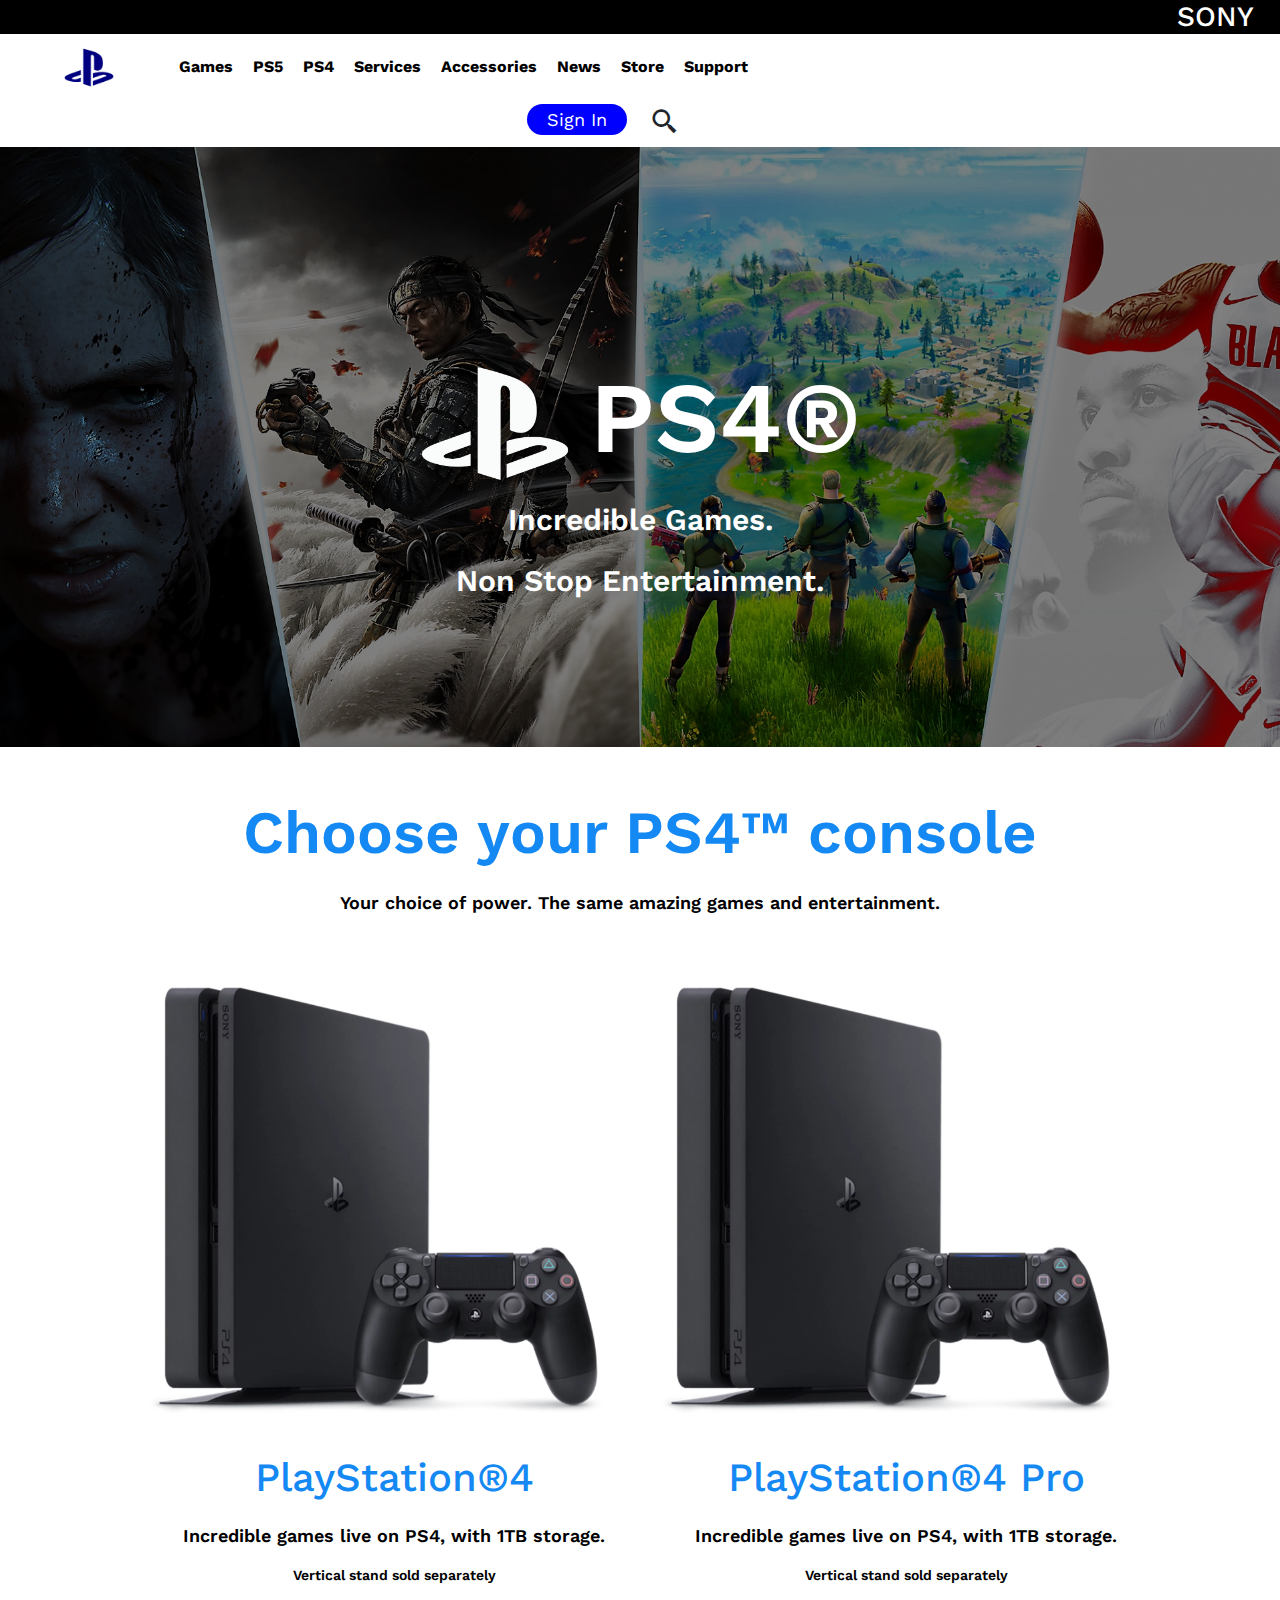
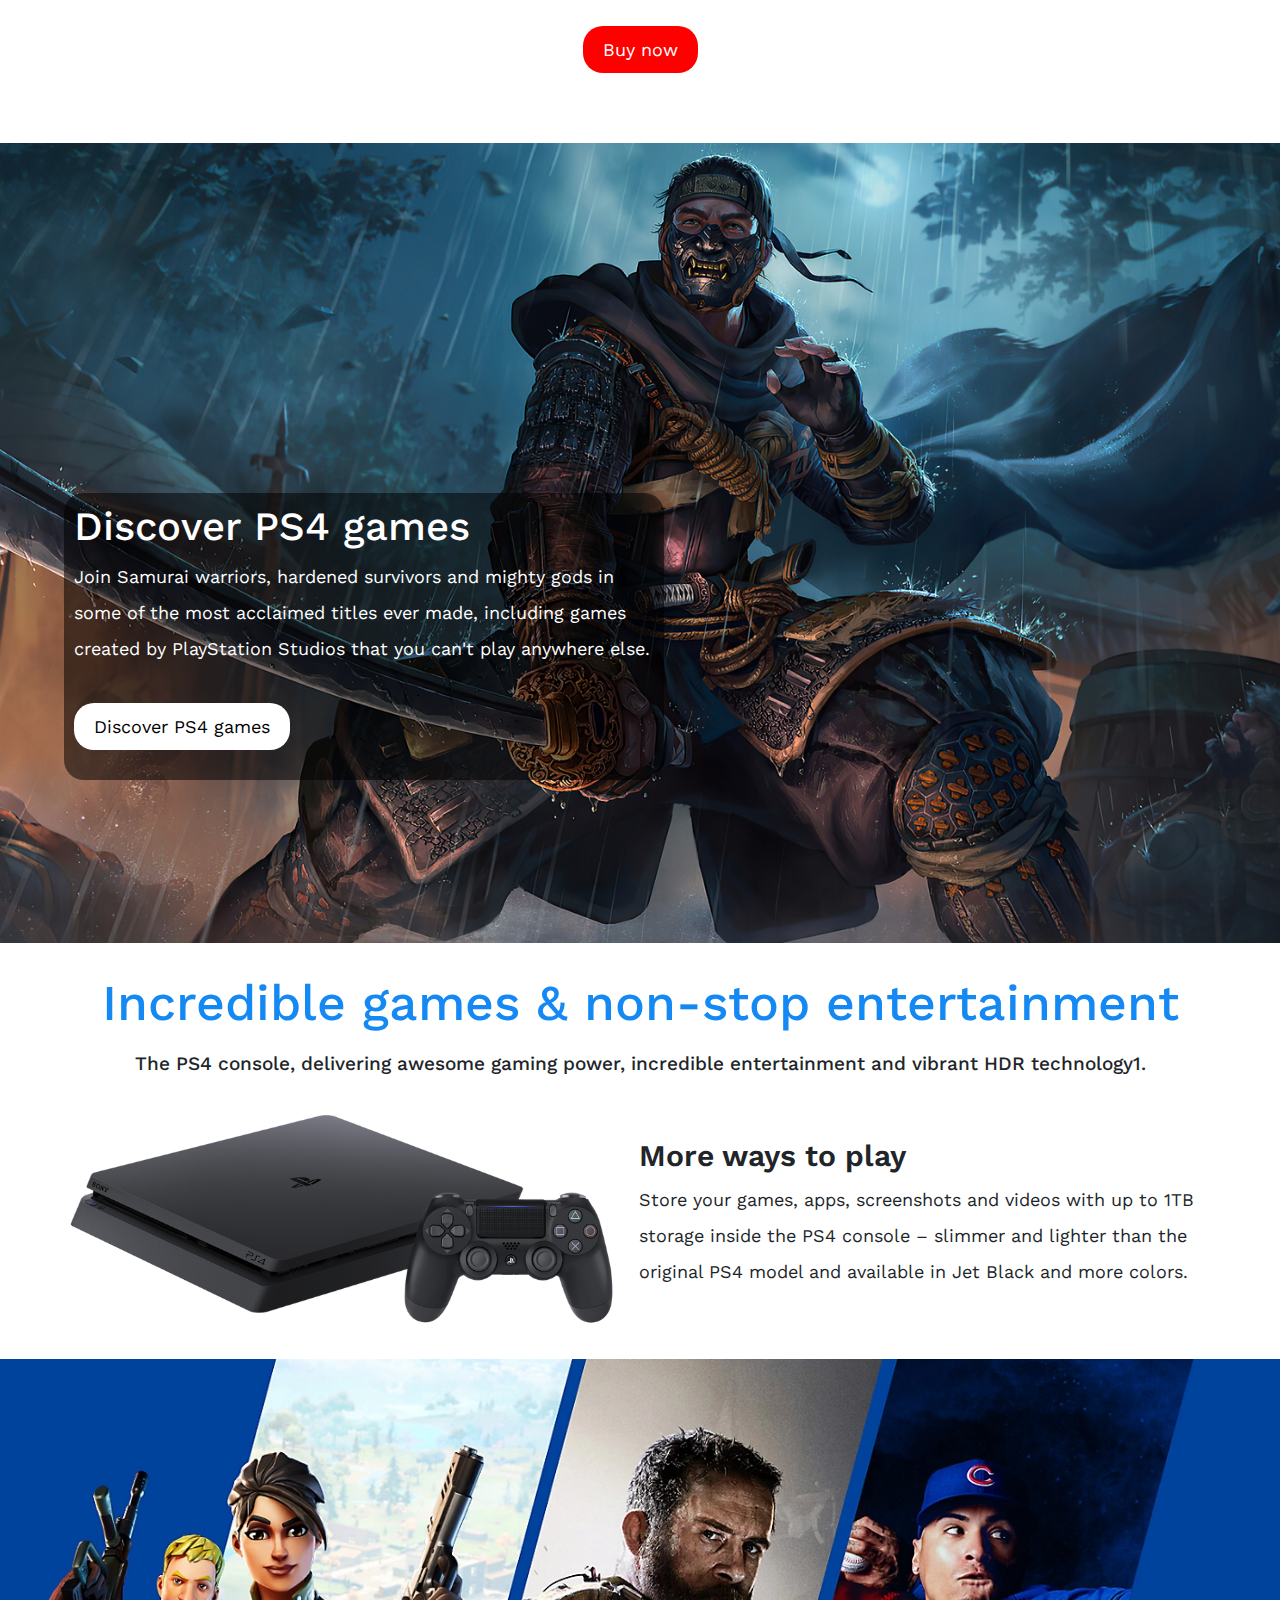
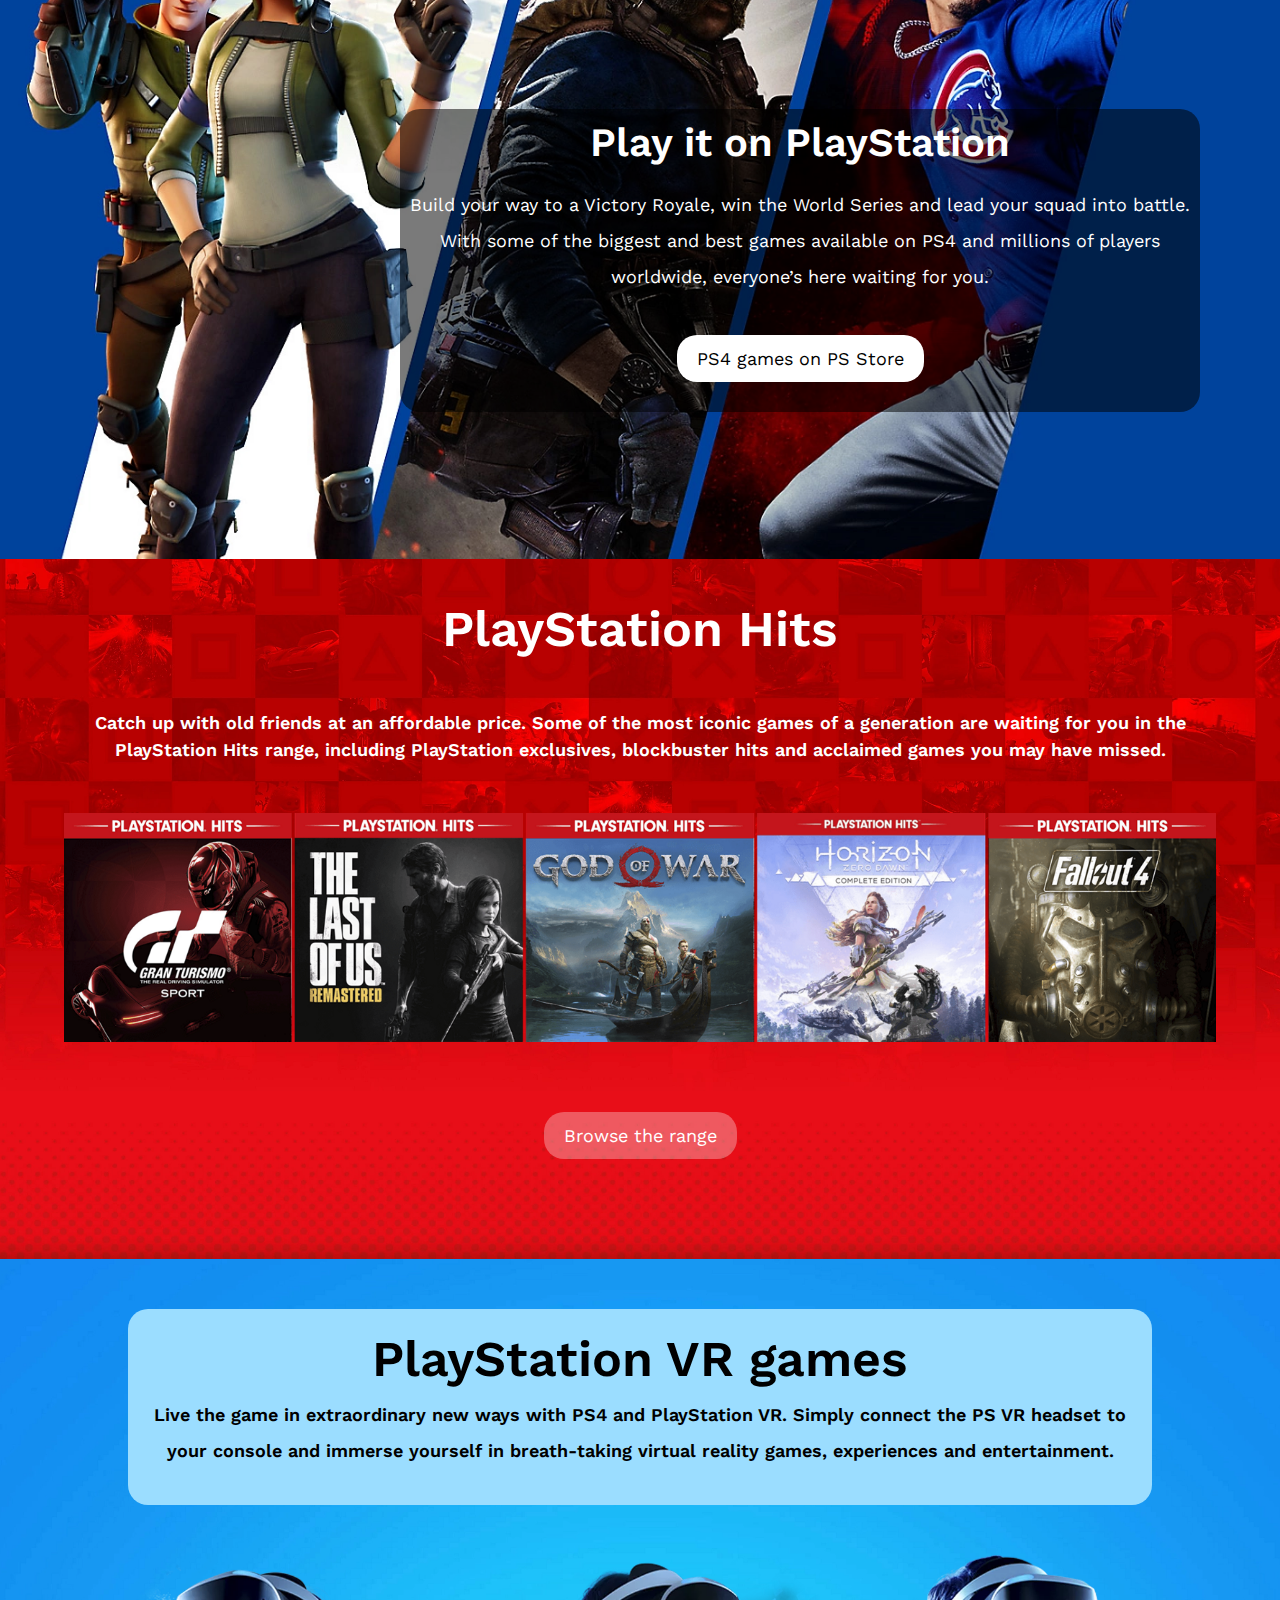
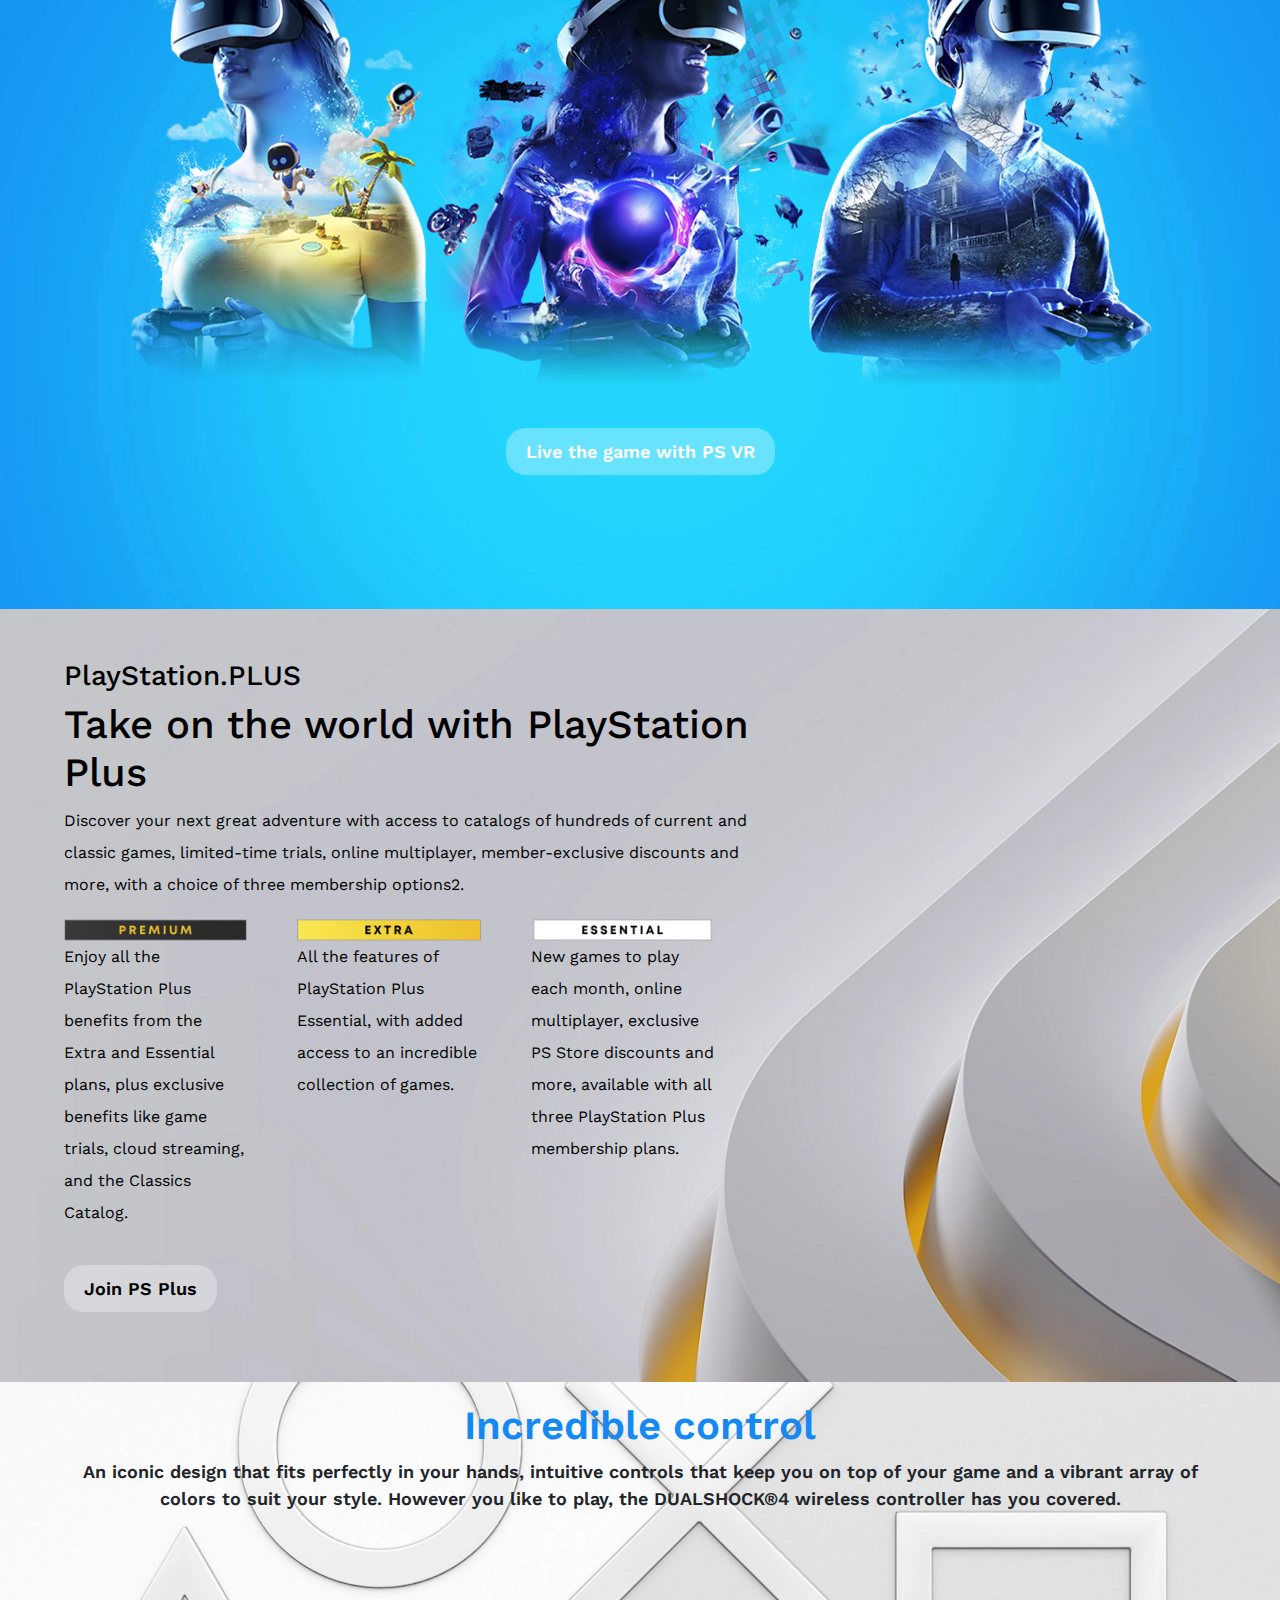
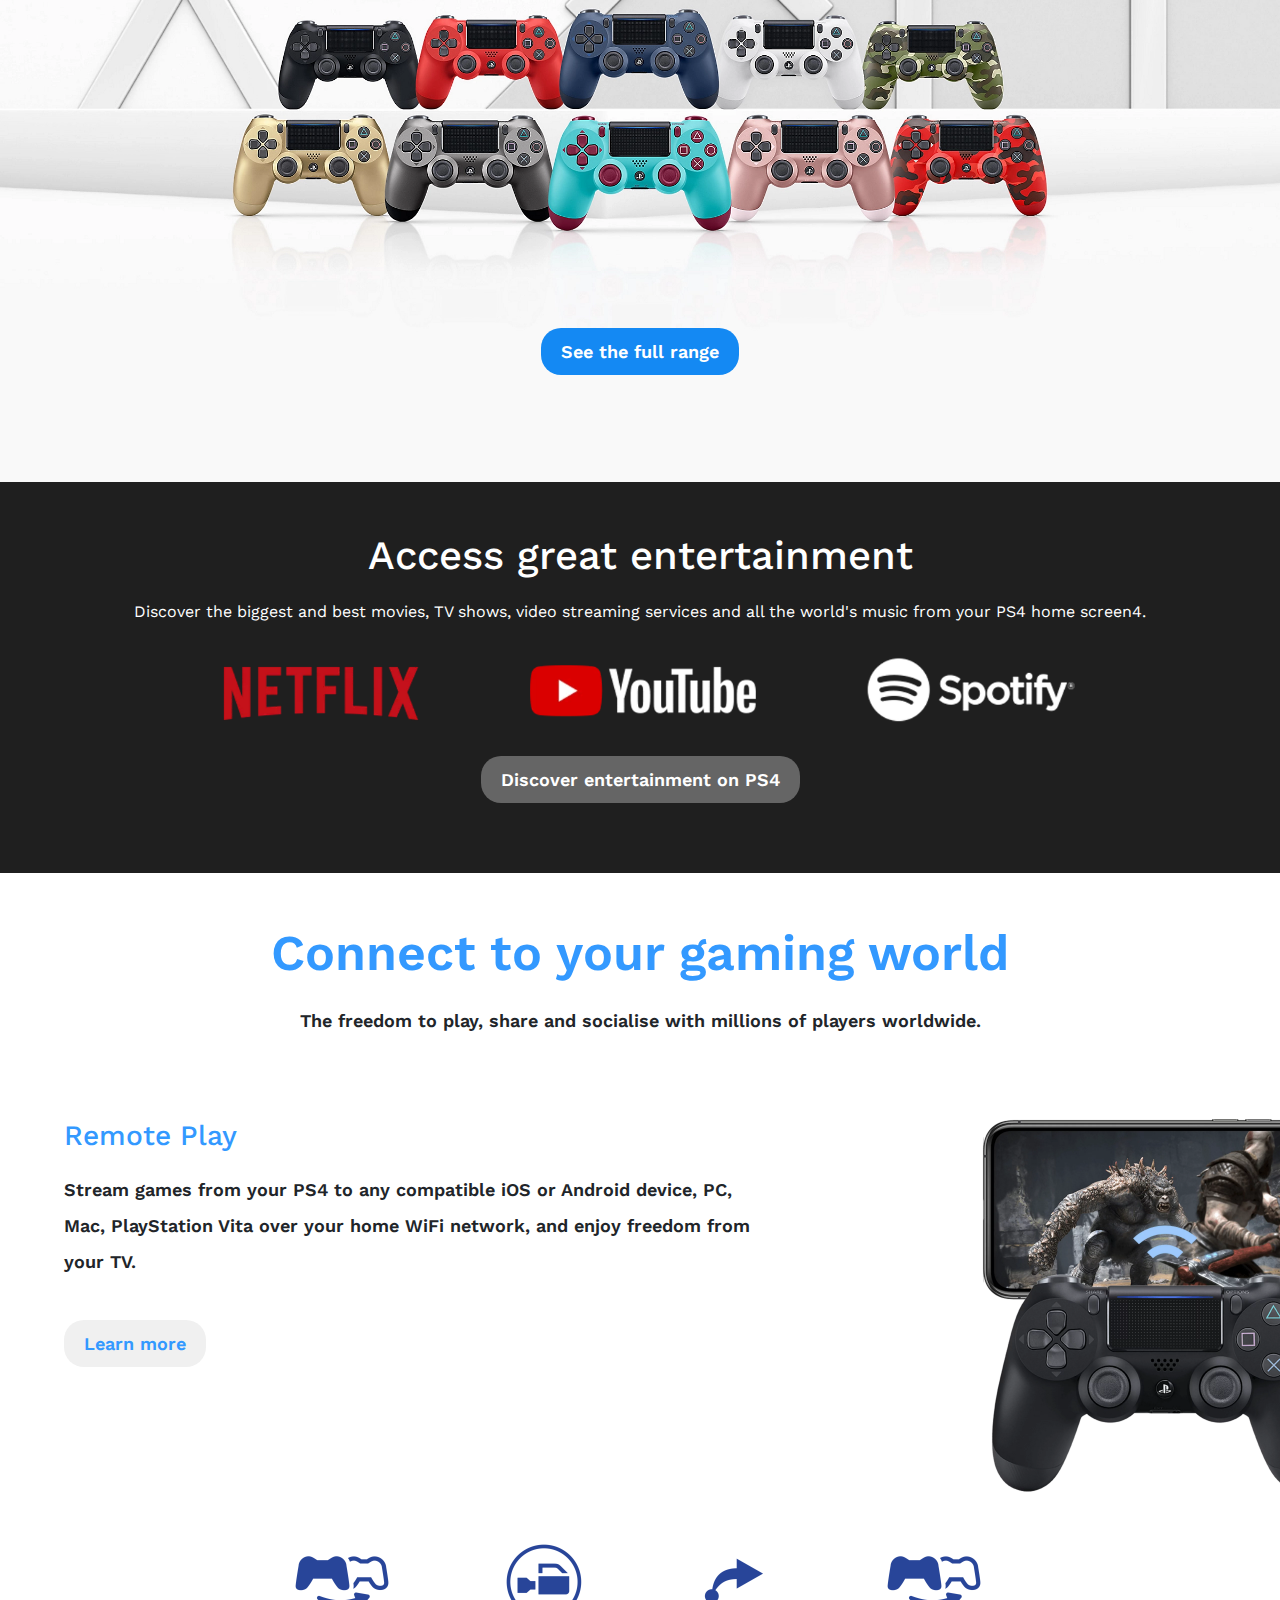
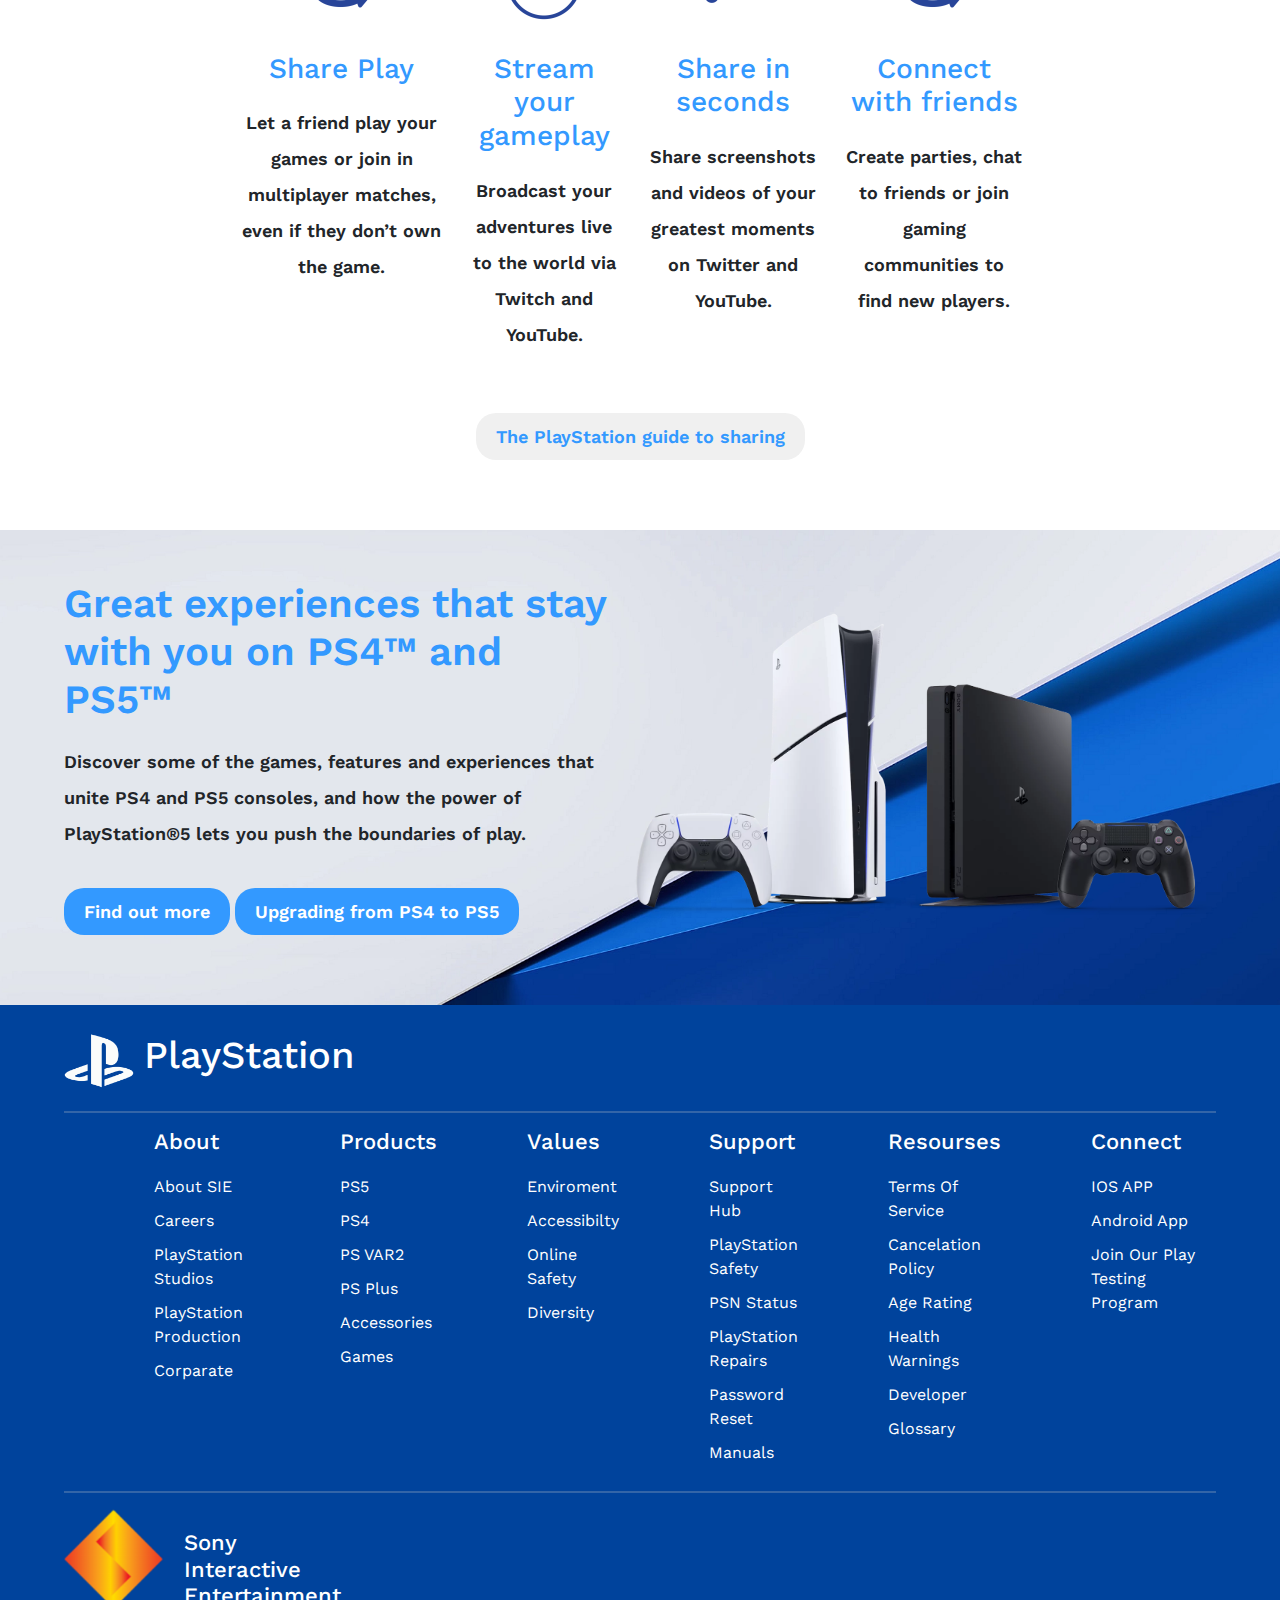
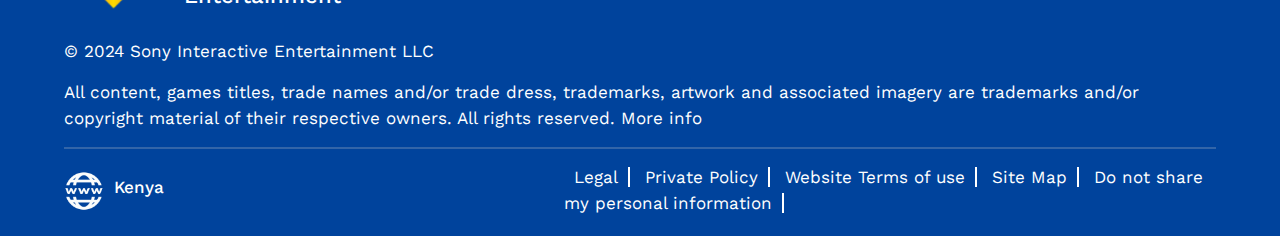
<file: ps4.html>
<!DOCTYPE html>
<html lang="en">
<head>
    <meta charset="UTF-8">
    <meta name="viewport" content="width=device-width, initial-scale=1.0">
    <title>PlayStation</title>
    <link rel="stylesheet" href="style.css">
    <link href='https://unpkg.com/boxicons@2.1.4/css/boxicons.min.css' rel='stylesheet'>
    <link href="https://cdn.jsdelivr.net/npm/bootstrap@5.3.3/dist/css/bootstrap.min.css" rel="stylesheet" integrity="sha384-QWTKZyjpPEjISv5WaRU9OFeRpok6YctnYmDr5pNlyT2bRjXh0JMhjY6hW+ALEwIH" crossorigin="anonymous">
    <link rel="shortcut icon" href="./images/logowhite.png" type="image/x-icon">
    <link rel="preconnect" href="https://fonts.googleapis.com" />
    <link rel="preconnect" href="https://fonts.gstatic.com" crossorigin />
    <link
      href="https://fonts.googleapis.com/css2?family=Space+Mono:ital,wght@0,400;0,700;1,400;1,700&family=Work+Sans:ital,wght@0,100;0,200;0,300;0,400;0,500;0,600;0,700;0,800;0,900;1,100;1,200;1,300;1,400;1,500;1,600;1,700;1,800;1,900&display=swap"
      rel="stylesheet"
    />
</head>
<body>



    <!-- --------------------Sony----------------------------- -->
    <div class="sony">
        <h1>SONY</h1>
    </div>


     <!-- ------------------------Nav------------------------- -->
    <div class="navo">
        <div class="logo">
            <a href="./index.html"><img src="./images/logo.png" alt=""></a>
        </div>
        <div class="links">
            <a href="./games.html">Games</a>
            <a href="./ps5.html">PS5</a>
            <a href="./ps4.html">PS4</a>
            <a href="./services.html">Services</a>
            <a href="./accessories.html">Accessories</a>
            <a href="#">News</a>
            <a href="#">Store</a>
            <a href="#">Support</a>
        </div>
        <div class="btn">
            <button>Sign In</button>
        </div>
        <div class="search">
            <i class='bx bx-search-alt-2'></i>
        </div>
    </div>

     <!-- ------------------------ps4------------------------- -->

    
    <div class="winyo">
       <div class="eleven">
        <div class="left">
            <img src="./images/logowhite.png" alt="">
        </div>
        <div class="right">
            <h1>PS4®</h1>
        </div>
       </div>
        <p>Incredible Games.</p>
        <p>Non Stop Entertainment.</p>
    </div>



     <!-- ------------------------consol------------------------- -->
    <div class="consol">
        <h1>Choose your PS4™ console</h1>
        <p>Your choice of power. The same amazing games and entertainment.</p>
        <div class="twelve">
            <div class="left">
                <img src="./images/ps4a1.webp" alt="">
                <h3>PlayStation®4</h3>
                <p>Incredible games live on PS4, with 1TB storage.</p>
                <p class="smallest">Vertical stand sold separately</p>
            </div>
            <div class="left">
                <img src="./images/ps4a1.webp" alt="">
                <h3>PlayStation®4 Pro</h3>
                <p>Incredible games live on PS4, with 1TB storage.</p>
                <p class="smallest">Vertical stand sold separately</p>
            </div>
        </div>
        <button>Buy now</button>
    </div>


         <!-- ------------------------ghost------------------------- -->
    <div class="ghost">
        <div class="thirteen">
            <h2>Discover PS4 games</h2>
            <p>Join Samurai warriors, hardened survivors and mighty gods in some of the most acclaimed titles ever made, including games created by PlayStation Studios that you can't play anywhere else.</p>
            <button>Discover PS4 games</button>
        </div>
    </div>

     <!-- ------------------------credibl------------------------- -->
    <div class="credibl">
        <h1>Incredible games & non-stop entertainment</h1>
        <h4>The PS4 console, delivering awesome gaming power, incredible entertainment and vibrant HDR technology1.</h4>
        <div class="fourteen">
            <div class="left">
                <img src="./images/ps4a3.webp" alt="">
            </div>
            <div class="right">
                <h3>More ways to play</h3>
                <p>Store your games, apps, screenshots and videos with up to 1TB storage inside the PS4 console – slimmer and lighter than the original PS4 model and available in Jet Black and more colors.</p>
            </div>
        </div>
    </div>

         <!-- ------------------------credi------------------------- -->
    <div class="credi">
        <div class="fifteen">
            <div class="sixteen">
                <h2>Play it on PlayStation</h2>
                <p>Build your way to a Victory Royale, win the World Series and lead your squad into battle. With some of the biggest and best games available on PS4 and millions of players worldwide, everyone’s here waiting for you.</p>
                <button>PS4 games on PS Store</button>
            </div>
        </div>
    </div>



         <!-- ------------------------hits------------------------- -->


    <div class="hits">
        <h1>PlayStation Hits</h1>
        <p>Catch up with old friends at an affordable price. Some of the most iconic games of a generation are waiting for you in the PlayStation Hits range, including PlayStation exclusives, blockbuster hits and acclaimed games you may have missed.
        </p>
        <img src="./images/h2.webp" alt="">
        <button>Browse the range</button>
    </div>


      <!-- ------------------------vr------------------------- -->
    <div class="live">
        <div class="seventeen">
            <h1>PlayStation VR games</h1>
            <p>Live the game in extraordinary new ways with PS4 and PlayStation VR. Simply connect the PS VR headset to your console and immerse yourself in breath-taking virtual reality games, experiences and entertainment.</p>
        </div>
        <img src="./images/h4.webp" alt="">
        <button>Live the game with PS VR</button>
    </div>

    
      <!-- ------------------------plus------------------------- -->
    <div class="plus">
        <div class="eighteen">
            <h3>PlayStation.PLUS</h3>
            <h1>Take on the world with PlayStation Plus</h1>
            <p>Discover your next great adventure with access to catalogs of hundreds of current and classic games, limited-time trials, online multiplayer, member-exclusive discounts and more, with a choice of three membership options2.</p>
            <div class="nighteen">
                <div class="twenty">
                    <img src="./images/pb1.webp" alt="">
                    <p>Enjoy all the PlayStation Plus benefits from the Extra and Essential plans, plus exclusive benefits like game trials, cloud streaming, and the Classics Catalog.</p>
                </div>
                <div class="twenty">
                    <img src="./images/pb2.webp" alt="">
                    <p>All the features of PlayStation Plus Essential, with added access to an incredible collection of games.</p>
                </div>
                <div class="twenty">
                    <img src="./images/pb3.webp" alt="">
                    <p>New games to play each month, online multiplayer, exclusive PS Store discounts and more, available with all three PlayStation Plus membership plans.</p>
                </div>
            </div>
            <button>Join PS Plus</button>
        </div>
    </div>

      <!-- ------------------------ps4pads------------------------- -->
    <div class="chege">
        <h1>Incredible control</h1>
        <p>
            An iconic design that fits perfectly in your hands, intuitive controls that keep you on top of your game and a vibrant array of colors to suit your style. However you like to play, the DUALSHOCK®4 wireless controller has you covered.
        </p>
        <button>See the full range</button>
    </div>   

      <!-- ------------------------entertaintment------------------------- -->
    <div class="spotify">
        <h1>Access great entertainment</h1>
        <p>Discover the biggest and best movies, TV shows, video streaming services and all the world's music from your PS4 home screen4.</p>
        <img src="./images/nb1.webp" alt="">
        <button>Discover entertainment on PS4</button>
    </div>




  <!-- ------------------------remote------------------------- -->
   <div class="remote">
        <h1>Connect to your gaming world</h1>
        <p>The freedom to play, share and socialise with millions of players worldwide.</p>
        <div class="twentyone">
            <div class="left">
                <h3>Remote Play</h3>
                <p>Stream games from your PS4 to any compatible iOS or Android device, PC, Mac, PlayStation Vita over your home WiFi network, and enjoy freedom from your TV.</p>
                <button>Learn more</button>
            </div>
            <div class="right">
                <img src="./images/ra2.webp" alt="">
            </div>
        </div>
        <div class="share">
            <div class="friends">
                <img src="./images/ra3.webp" alt="">
                <h3>Share Play</h3>
                <p>Let a friend play your games or join in multiplayer matches, even if they don’t own the game.</p>
            </div>
            <div class="friends">
                <img src="./images/ra4.webp" alt="">
                <h3>Stream your gameplay</h3>
                <p>Broadcast your adventures live to the world via Twitch and  YouTube.</p>
            </div>
            <div class="friends">
                <img src="./images/ra5.webp" alt="">
                <h3>Share in seconds</h3>
                <p>Share screenshots and videos of your greatest moments on Twitter and YouTube.</p>
            </div>
            <div class="friends">
                <img src="./images/ra3.webp" alt="">
                <h3>Connect with friends</h3>
                <p>Create parties, chat to friends or join gaming communities to find new players.</p>
            </div>
        </div>
        <button>The PlayStation guide to sharing
        </button>
   </div>


     <!-- ------------------------upgrade------------------------- -->
      <div class="upgrade">
        <div class="left">
            <h1>Great experiences that stay with you  on PS4™ and PS5™</h1>
            <p>Discover some of the games, features and experiences that unite PS4 and PS5 consoles, and how the power of PlayStation®5 lets you push the boundaries of play.</p>
            <span><button>Find out more</button></span>            <span><button>Upgrading from PS4 to PS5</button></span>
        </div>
        <div class="right">
            <img src="./images/u1.webp" alt="">
        </div>
      </div>


           <!-- ------------------------footer------------------------- -->
           <div class="footer">
            <div class="start">
              <div class="left">
                <img src="./images/logowhite.png" alt="">
              </div>
              <div class="right">
                <h1>PlayStation</h1>
              </div>
            </div>
            <hr>
            <div class="middle">
              <div class="mid">
                  <h3>About</h3>
                  <a href="#">About SIE</a>
                  <a href="#">Careers</a>   
                  <a href="#">PlayStation Studios</a>
                  <a href="#">PlayStation Production</a>
                  <a href="#">Corparate</a>
              </div>
              <div class="mid">
                  <h3>Products</h3>
                  <a href="#">PS5</a>
                  <a href="#">PS4</a>
                  <a href="#">PS VAR2</a>
                  <a href="#">PS Plus</a>
                  <a href="#">Accessories</a>
                  <a href="#">Games</a>
              </div>
              <div class="mid">
                  <h3>Values</h3>
                  <a href="#">Enviroment</a>
                  <a href="#">Accessibilty</a>
                  <a href="#">Online Safety</a>
                  <a href="#">Diversity</a>
              </div>
              <div class="mid">
                  <h3>Support</h3>
                  <a href="#">Support Hub</a>
                  <a href="#">PlayStation Safety</a>
                  <a href="#">PSN Status</a>
                  <a href="#">PlayStation Repairs</a>
                  <a href="#">Password Reset</a>
                  <a href="#">Manuals</a>
              </div>
              <div class="mid">
                  <h3>Resourses</h3>
                  <a href="#">Terms Of Service</a>
                  <a href="#">Cancelation Policy</a>
                  <a href="#">Age Rating</a>
                  <a href="#">Health Warnings</a>
                  <a href="#">Developer</a>
                  <a href="#">Glossary</a> 
              </div>
              <div class="mid">
                  <h3>Connect</h3>
                  <a href="#">IOS APP</a>
                  <a href="#">Android App</a>
                  <a href="#">Join Our Play Testing Program</a>
              </div>
          </div>
  
          <hr>
  
          <div class="second-last">
            <div class="left">
              <img src="./images/c1.png" alt="">
            </div>
            <div class="btwn">
              <h3>
                Sony <br>Interactive <br> Entertainment
              </h3>
            </div>
            <div class="right">
              <img src="./images/esrb.svg" alt="">
            </div>
          </div>
  
          <div class="second-txt">
          <p>© 2024 Sony Interactive Entertainment LLC</p>
          <p>All content, games titles, trade names and/or trade dress, trademarks, artwork and associated imagery are trademarks and/or copyright material of their respective owners. All rights reserved. More info</p>
          </div>
  
          <hr>
  
          <div class="last">
            <div class="logo">
              <img src="./images/c2.png" alt="">
            </div>
            <div class="country">
              <h4>Kenya</h4>
            </div>
            <div class="links">
              <a href="#">Legal</a>
              <a href="#">Private Policy</a>
              <a href="#">Website Terms of use</a>
              <a href="#">Site Map</a>
              <a href="#">Do not share my personal information</a>
            </div>
          </div>
  
          </div>
  
      <script src="https://cdn.jsdelivr.net/npm/bootstrap@5.3.3/dist/js/bootstrap.bundle.min.js" integrity="sha384-YvpcrYf0tY3lHB60NNkmXc5s9fDVZLESaAA55NDzOxhy9GkcIdslK1eN7N6jIeHz" crossorigin="anonymous"></script>
      <script src="./script.js"></script>
  </body>
  </html>
</file>
<file: style.css>
*{
    margin: 0;
    padding: 0;
    box-sizing: border-box;
    font-family: "Work Sans", sans-serif;
}


/* <!-- -------------------------Sony------------------------ --> */
.sony{
    background: black;
    color: white;
    padding: 0 2%;
}
.sony h1{
    text-align: end;
    font-size: 28px;
}

/* <!-- -------------------------Nav------------------------ --> */
.navo{
    display: flex;
    flex-wrap: wrap;
    padding: 0px 5%;
    align-items: center;
    z-index: 900;
}
.navo .logo a img{
    width: 50px;
}
.navo .links {
    margin-left: 50px;
}
.navo .links a{
    text-decoration: none;
    color: black;
    margin-left: 15px;
    font-weight: bold;
}
.navo .btn{
    margin-left: 450px;
}
.navo .btn button{
    background: blue;
    color: white;
    border: 0;
    outline: 0;
    padding: 2px 20px;
    border-radius: 30px;
    font-size: 18px
}
.navo .search{
    margin-left: 10px;
    font-size: 30px;
    margin-top: 10px;
}

/* ------------------------Main------------------------- */
.maino {
    width: 100%;
    min-height: 100%;
    display: flex;
}
.maino .slide-container {
    position: relative;
    width: 100%;
    height: 600px;
}
.maino .slide-container .slides {
    width: 100%;
    height: 100%;
    position: relative;
    overflow: hidden;
}
.maino .slide-container .slides img {
    width: 100%;
    height: 100%;
    position: absolute;
}
.maino .slide-container .slides img:not(.active) {
    top: 0;
    left: -100%;
}
.maino .slide-container .buttons span {
    top: 50%;
    transform: translateY(-50%);
    position: absolute;
    color: blue;
    font-size: 40px;
    z-index: 1;
    cursor: pointer;
    transition: 0.5s;
    border-radius: 3px;
    user-select: none;
    padding: 14px;
}
.next {
    right: 5px;
}
.prev {
    left: 5px;
}
.next:hover, .prev:hover {
    background: #3399FF;
    opacity: 0.8;
}
.dot-container {
    position: absolute;
    bottom: 40px;
    z-index: 3;
    left: 50%;
    transform: translateX(-50%);
}
.dot-container .dot {
    width: 15px;
    height: 15px;
    margin: 0 2px;
    border: 3px solid #bbb;
    border-radius: 50%;
    display: inline-block;
    transition: background 0.6s ease;
}
.dot-container .active {
    background: blue;
}

@keyframes next1 {
    from {
        left: 0%;
    }
    to {
        left: -100%;
    }
}
@keyframes next2 {
    from {
        left: 100%;
    }
    to {
        left: 0%;
    }
}
@keyframes prev1 {
    from {
        left: 0%;
    }
    to {
        left: 100%;
    }
}
@keyframes prev2 {
    from {
        left: -100%;
    }
    to {
        left: 0%;
    }
}


/* <!-- ------------------------indicator------------------------- --> */
.indicators{
    display: flex;
    padding: 10px 5%;
    width: 100%;
}
.indicators .one{
    margin-left: 10px;
}
.indicators .one img{
    width: 100%;
    border-radius: 15px;
}

/* <!-- ------------------------intro ps5------------------------- --> */
.intro-ps5{
    padding: 30px 5%;
    display: flex;
    align-items: center;
}
.intro-ps5 .righty img{
    width: 100%;
}
.intro-ps5 .lefty h1{
    font-size: 60px;
    margin-bottom: 20px;
}
.intro-ps5 .lefty h3{
    font-size: 30px;
    color: blue;
    margin-bottom: 10px;
}
.intro-ps5 .lefty p{
    font-size: 18px;
    margin-bottom: 20px;
}
.intro-ps5 .lefty  span button{
    background: blue;
    border: 0;
    outline: 0;
    padding: 10px 20px;
    border-radius: 20px;
    color: white;
    font-size: 18px;
}
.intro-ps5 .lefty  span .red{
    background: red;
}

/* <!-- ------------------------cards------------------------- --> */
.carousel-inner{
    padding: 10px 5%;
    width: 100%;
}
.carousel-inner .carousel-item .row img{
    width: 100%;
    border-radius: 20px;
    box-shadow: 5px 5px 15px 0px rgba(211, 211, 211, 1);
}

/* <!-- ------------------------great------------------------- --> */
.great{
    background: #2b2b2b;
    padding: 20px 5%;
    color: white;
    text-align: center;
}
.great h1{
    font-size: 40px;
    margin-bottom: 30px;
}
.great  span button{
    border: 0;
    outline: 0;
    padding: 10px 20px;
    background: white;
    color: black;
    border-radius: 20px;
    font-size: 18px;
    margin-bottom: 30px;
}
.great .games{
    display: flex;
    margin-bottom: 20px;
}
.great .games .one{
    margin-left: 10px;
}
.great .games .one img{
    width: 100%;
    border-radius: 20px;
}
.great .games .one h3{
    font-size: 18px;
    margin-top: 10px;
}


/* <!-- ------------------------Discover------------------------- --> */
.discover{
    background-image: url(./images/discover\ bg.png);
    background-position: center;
    background-size: cover;
    background-repeat: no-repeat;
    color: white;
    text-align: center;
    object-fit: cover;
}
.discover h3{
    font-size: 35px;
    padding-top: 20px;
}
.discover h2{
    font-size: 40px;
}

/* <!-- ------------------------Feel------------------------- --> */
.feet{
    background-image: url(./images/f1.png);
    background-size: cover;
    background-position: center;
    background-repeat: no-repeat;
    color: white;
    padding: 0 5%;
}
.feet h1{
    font-size: 40px;
    padding-top: 40px;
    margin-bottom: 20px;
}
.feet p{
    width: 500px;
    margin-bottom: 20px;
    font-size: 18px;
}
.feet span button{
    border: 0;
    outline: 0;
    background: white;
    color: black;
    padding: 10px 20px;
    font-size: 18px;
    border-radius: 20px;
    margin-bottom: 30px;
}
.feet span .red{
    background: red;
    color: white;
}

/* <!-- ------------------------july------------------------- --> */
.july{
    background-image: url(./images/j1.png);
    background-size: cover;
    background-position: center;
    background-repeat: no-repeat;
    color: white;
    padding: 0 5%;
    width: 100%;
}
.july h1{
    font-size: 40px;
    padding-top: 40px;
    margin-bottom: 20px;
}
.july p{
    width: 500px;
    margin-bottom: 20px;
    font-size: 18px;
}
.july span button{
    border: 0;
    outline: 0;
    background: white;
    color: black;
    padding: 10px 20px;
    font-size: 18px;
    border-radius: 20px;
    margin-bottom: 30px;
}
.july .new{
    display: flex;
}
.july .new .two{
    margin-left: 10px;
} 
.july .new .two img{
    width: 100%;
    border-radius: 20px;
}
.july .new .two h3{
    font-size: 20px;
    margin-top: 10px;
}
.july .new .two p{
    width: 300px;
    font-size: 14px;
}


/* <!-- ------------------------Summer------------------------- --> */
.summer{
    display: flex;
    padding: 30px 5%;
    align-items: center;
}
.summer .right{
    margin-left: 20px;
    flex-basis: 60%;
}
.summer .right img{
    width: 100%;
    border-radius: 20px;
}
.summer .left{
    flex-basis: 40%;
}
.summer .left h2{
    margin-bottom: 10px;
}
.summer .left h3{
    font-size: 40px;
    margin-bottom: 20px;
}
.summer .left button{
    outline: 0;
    border: 0;
    background: red;
    color: white;
    padding: 10px 20px;
    font-size: 18px;
    border-radius: 20px;
}

/* <!-- ------------------------FOllow------------------------- --> */
.follow{
    background: #f5f7fa;
    text-align: center;
    height: 300px;
    margin-top: 50px;
    margin-bottom: 50px;
}
.follow h1{
    padding-top: 50px;
}
.follow i{
    font-size: 150px;
    cursor: pointer;
}

/* <!-- ------------------------footer------------------------- --> */
.footer{
    background: #00439c;
    padding: 20px 5%;
    color: white;
}
.footer .start{
    display: flex;
    align-items: center;
}
.footer .start .left img{
    width: 70px;
}
.footer .start  .right{
    margin-left: 10px;
}
.footer .start  .right h1{
    color: white;
    font-size: 38px;
}
.footer hr{
    border: 1px solid #ccc;
}
.footer .middle{
    display: flex;
}
.footer .middle .mid{
    margin-left: 90px;
}
.footer .middle .mid a{
    display: block;
    text-decoration: none;
    color: white;
    margin-bottom: 10px;
    font-size: 16px;
}
.footer .middle .mid h3{
    font-size: 22px;
    margin-bottom: 20px;
}
.footer .second-last{
    display: flex;
    align-items: center;
}
.footer .second-last .left img{
    width: 100px;
    margin-right: 20px;
    margin-bottom: 30px;
}
.footer .second-last .btwn h3{
    font-size: 22px;
}
.footer .second-last .right img{
    width: 50px;
    margin-left: 1000px;
}
.footer .second-txt p{
    font-size: 17px;
}
.footer .last{
    display: flex;
    align-items: center;
}
.footer .last .logo img{
    width: 40px;
    margin-right: 10px;
}
.footer .last .country h4{
    font-size: 17px;
}
.footer .last  .links{
    margin-left: 400px;
}
.footer .last  .links a{
    text-decoration: none;
    color: white;
    border-right: 2px solid white;
    margin-left: 10px;
    padding-right: 10px;
    font-size: 17px;
}











/* <!-- -------------------------------games--------------------------- --> */
.vid{
    width: 100%;
    height: 100vh;
    display: flex;
    flex-wrap: wrap;
    align-items: center;
    justify-content: center;
    background: rgba(0, 0, 0, 0.267);
    /* filter: blur(8px); */
}
.vid video{
    top: 0;
    left: 0;
    width: 100%;
    height: 100vh;
    object-fit: cover;
}
/* <!-- -------------------------------stellar--------------------------- --> */
.stellar{
    width: 100%;
    padding: 20px 5%;
    margin-top: 20px;
    margin-bottom: 20px;
}
.stellar h1{
    text-align: center;
    margin-top: 20px;
    margin-bottom: 20px;
    font-size: 40px;
}
.stellar img{
    width: 100%;
    border-radius: 40px;
}
.stellar .stel{
    display: flex;
    margin-top: 50px;
}
.stellar .stel .right video{
    width: 100%;
    border-radius: 20px;
}
.stellar .stel .left h2{
    font-size: 40px;
    margin-bottom: 20px;
}
.stellar .stel .left p{
    font-size: 18px;
    margin-bottom: 20px;
    line-height: 1.5;
}
.stellar .stel .left button{
    background: blue;
    color: white;
    padding: 10px 30px;
    outline: 0;
    border: 0;
    border-radius: 30px;
    font-size: 18px;
    margin-top: 30px;
}

/* <!-- -------------------------------heldiver--------------------------- --> */
.boss{
    background: #0035dd;
    padding: 20px 5%;
    color: white;
    border-top-left-radius: 40px;
    border-top-right-radius: 40px;
}
.boss img{
    width: 100%;
    border-radius: 40px;
}
.boss .stel{
    display: flex;
    margin-top: 20px;
}
.boss .stel .left h2{
    font-size: 40px;
    margin-bottom: 20px;
}
.boss .stel .left p{
    font-size: 18px;
    margin-bottom: 20px;
    line-height: 1.5;
}
.boss .stel .left button{
    background: white;
    color: black;
    padding: 10px 30px;
    outline: 0;
    border: 0;
    border-radius: 30px;
    font-size: 18px;
    margin-top: 30px;
}
.boss .stel .right video{
    width: 100%;
    border-radius: 20px;
}

/* ----------------------------explore-------------------------- */
.explore {
    background: #0035dd;
    padding: 20px 5%;
    color: white;
}
.explore .explore-cont {
    width: 100%;
    height: 450px;
    position: relative;
}
.explore .explore-cont .exploring {
    width: 100%;
    height: 100%;
    position: relative;
    overflow: hidden;
}
.explore .explore-cont .exploring .explore-content {
    position: absolute;
    width: 100%;
    height: 100%;
}
.explore .explore-cont .exploring .explore-content:not(.explorings) {
    top: 0%;
    left: -100%;
}
.explore .explore-cont .exploring .explore-content .dove {
    display: flex;
}
.explore .explore-cont .exploring .explore-content .dove .dive {
    margin-left: 10px;
}
.explore .explore-cont .exploring .explore-content .dove .dive img {
    width: 100%;
    height: 100%;
    border-radius: 20px;
}
.explore .explore-btn span {
    position: absolute;
    top: 50%;
    transform: translateY(-50%);
    font-size: 40px;
    background: black;
    color: white;
    padding: 14px;
    border-radius: 50%;
    z-index: 1;
    user-select: none;
    transition: background 0.6s ease;
    cursor: pointer;
}
.explore .explore-btn .nexto {
    right: 20px;
}
.explore .explore-btn .prevo {
    left: 20px;
}

@keyframes nex1 {
    from {
        left: 0%;
    }
    to {
        left: -100%;
    }
}
@keyframes nex2 {
    from {
        left: 100%;
    }
    to {
        left: 0%;
    }
}
@keyframes pre1 {
    from {
        left: 0%;
    }
    to {
        left: 100%;
    }
}
@keyframes pre2 {
    from {
        left: -100%;
    }
    to {
        left: 0%;
    }
}


/* <!-- ----------------------------gaming-------------------------- --> */
.gaming{
    padding: 50px 5%;
    display: flex;
    background: #0035dd;
}
.gaming .gam{
    margin-left: 20px;
}
.gaming .gam img{
    width: 100%;
    border-radius: 20px;
    cursor: pointer;
}


/* <!-- -------------------------------feel--------------------------- -->   */

.feel{
    background: #010639;
    padding: 20px 5%;
    color: white;
    display: flex;
}
.feel .left h2{
    font-size: 40px;
    margin-bottom: 20px;
}
.feel .left p{
    font-size: 18px;
    margin-bottom: 20px;
    line-height: 1.5;
}
.feel .left button{
    background: white;
    color: black;
    padding: 10px 30px;
    outline: 0;
    border: 0;
    border-radius: 30px;
    font-size: 18px;
    margin-top: 30px;
}
.feel .right img{
    width: 100%;
}

/* <!-- -------------------------------feel--------------------------- -->   */

.fifa {
    padding: 20px 5%;
}
.fifa img{
    width: 100%;
    border-radius: 40px;
}
.fifa .stel{
    display: flex;
    margin-top: 30px;
}
.fifa .stel h2{
    font-size: 40px;
}
.fifa .stel .left p {
    font-size: 18px;
    margin-bottom: 20px;
    line-height: 1.5;
    margin-top: 30px;
}
.fifa .stel .left button{
    background: blue;
    color: white;
    padding: 10px 30px;
    outline: 0;
    border: 0;
    border-radius: 30px;
    font-size: 18px;
    margin-top: 30px;
}
.fifa .right video{
    width: 100%;
    border-radius: 20px;
}



/* <!-- ------------------------------------free----------------------- --> */

.for{
    padding: 60px 5%;
    background: #2b2b2b;
    color: white;
    text-align: center;
}
.for h1{
    /* text-align: center; */
    color: white;
    font-weight: 600;
    font-size: 60px;
    margin-bottom: 40px;
}
.for  .tip{
    display: flex;
}
.for  .tip .to{
    margin-left: 20px;
}
.for  .tip .to img{
    width: 100%;
    border-radius: 20px;
    /* box-shadow: 5px 5px 15px 0px #3b3b3b; */
}
.for .tip .to  h3{
    font-size: 18px;
    margin-top: 10px;
    margin-bottom: 10px;
}
/* <!-- -------------------------------fifa--------------------------- --> 
 */
.cloud{
    background: url(images/g8.png);
    background-position: center;
    background-size: cover;
    background-repeat: no-repeat;
    width: 100%;
    color: white;
    padding: 30px 5%;
}
.cloud h2{
    font-size: 40px;
}
.cloud p{
    margin-top: 30px;
    font-size: 18px;
    margin-bottom: 20px;
    width: 700px;
}
.cloud button{
    background: white;
    color: black;
    padding: 10px 30px;
    outline: 0;
    border: 0;
    border-radius: 30px;
    font-size: 18px;
    margin-top: 30px;
}

/* <!-- -------------------------------vr---------------------------  --> */
.vre{
    background: #1ec2fa;
    padding: 30px 5%;
    color: black;

}
.vre button{
    margin-left: 550px;
    outline: 0;
    border: 0;
    padding: 10px 20px;
    background: #1489f3;
    color: white;
    border-radius: 20px;
    font-size: 18px;
    font-weight: 600;
    margin-top: 40px;
    margin-bottom: 40px;
}
.vre img{
    width: 100%;
}
.vre h1{
    font-size: 60px;
    font-weight: 600;
    text-align: center;
}
.vre  p{
    text-align: center;
}
.vre .ps4 {
    display: flex;
}
.vre .ps4 .blood {
    margin-left: 20px;
    margin-top: 20px;

}
.vre .ps4 .blood img{
    width: 100%;
    border-radius: 20px;
}
.vre .ps4 .blood h2{
    text-align: center;
    margin-top: 20px;
}
.vre .ps4 .blood p{
    text-align: center;
    line-height: 2;
    margin-top: 40px;
}
.vre .ps4 .blood button{
    outline: 0;
    border: 0;
    padding: 10px 20px;
    background: #1489f3;
    color: white;
    margin-left: 80px;
    border-radius: 20px;
    font-size: 18px;
    font-weight: 600;
}

/* <!-- -------------------------------Upcomming---------------------------  --> */
.upcoming{
    background: url(./images/l1.png);
    background-position: center;
    background-size: cover;
    background-repeat: no-repeat;
    padding: 10px 5%;
    display: flex;
    align-items: center;
    color: white;
}
.upcoming .left h1{
    font-size: 50px;
}
.upcoming .left p{
    line-height: 2;
    font-size: 20px;
}
.upcoming .left button{
    outline: 0;
    border: 0;
    padding: 10px 20px;
    background: white;
    color: black;
    border-radius: 20px;
    font-size: 18px;
    font-weight: 600;
    margin-top: 20px;
}
.upcoming .right img{
    width: 100%;
}

/* <!-- -------------------------------alive---------------------------  --> */
.alive{
    background: url(./images/m1.png);
    background-position: center;
    background-size: cover;
    background-repeat: no-repeat;
    padding: 60px 15%;
    color: white;
}
.alive .in{
    background: #091d90;
    backdrop-filter: blur(30px);
    border-radius: 20px;
    width: 500px;
    padding: 30px;
}
.alive .in h1{
    text-align: center;
    padding-bottom: 30px;
}
.alive .in .bit{
    display: flex;
    margin-bottom: 20px;
}
.alive .in .bit .left img{
    width: 100px;
}

.alive .in .bit .right p{
    width: 300px;
    line-height: 2;
    font-size: 18px;
}


/* <!-- ------------------------like------------------------- --> */
.like{
    background: #ececec;
    padding: 30px 10%;
}
.like video{
    width: 850px;
    border-radius: 40px;
    margin-left: 190px;
}
.like h1{
    text-align: center;
    font-weight: 600;
    margin-top: 40px;
    margin-bottom: 40px;
}
.like .trigger{
    display: flex;
}
.like .trigger .left img{
    width: 100%;
}
.like .trigger .left{
    text-align: center;
    flex-basis: 49%;
}
.like .trigger .left h2{
    margin-top: 30px;
    margin-bottom: 30px;
}
.like .trigger .right h2{
    margin-top: 30px;
    margin-bottom: 30px;
}
.like .trigger .left p{
    line-height: 2;
}
.like .trigger .left button{
    outline: 0;
    border: 0;
    padding: 10px 20px;
    background: #1489f3;
    color: white;
    border-radius: 20px;
    font-size: 18px;
    font-weight: 600;
    margin-bottom: 20px;
}
.like .trigger .right button{
    outline: 0;
    border: 0;
    padding: 10px 20px;
    background: #1489f3;
    color: white;
    border-radius: 20px;
    font-size: 18px;
    font-weight: 600;
    margin-bottom: 20px;
}
.like .trigger .right p{
    line-height: 2;
}
.like .trigger .right img{
    width: 100%;
}
.like .trigger .right{
    text-align: center;
    flex-basis: 49%;
}

/* <!-- ------------------------portal------------------------- --> */
.portal{
    display: flex;
    padding: 30px 8%;
    align-items: center;
}
.portal .right img{
    width: 100%;
}
.portal .left h1{
    font-size: 50px;
    margin-bottom: 30px;
}
.portal .left p{
    line-height: 2;
    font-size: 18px;
    margin-bottom: 30px;
}
.portal .left button{
    outline: 0;
    border: 0;
    padding: 10px 20px;
    background: #1489f3;
    color: white;
    border-radius: 20px;
    font-size: 18px;
    font-weight: 600;
    margin-bottom: 20px;
}

/* <!-- ------------------------marvel------------------------- --> */
.marvel{
    background: #f5f7fa;
    text-align: center;
    align-items: center;
    justify-content: center;
    padding: 30px 15%;
}
.marvel img{
    width: 150px;
    margin-bottom: 20px;
}
.marvel .lower{
    margin-bottom: 60px;
}






/* <!-- ------------------------------------ps5------------------------------- --> */
.never{
    padding: 30px 5%;
    text-align: center;
}
.never h1{
    font-size: 60px;
    font-weight: 600;
    margin-bottom: 40px;
}
.never p{
    font-size: 18px;
    line-height: 2;
    font-weight: 600;
    margin-bottom: 40px;
}
.never .stuning{
    display: flex;
    background: url(./images/v1.webp);
    background-position: center;
    background-size: cover;
    background-repeat: no-repeat;
    align-items: center;
    border-radius: 20px;
}
.never .stuning .left{
    flex-basis: 49%;
    text-align: center;
}
.never .stuning .left img{
    width: 100px;
}
.never .stuning .left h2{
    font-size: 30px;
}
.never .stuning .left .reduce{
    width: 500px;
    margin-left: 100px;
}
.never .stuning .left h5{
    color: blue;
}
.never .stuning .right img{
    width: 100%;
    border-top-right-radius: 20px;
    border-bottom-right-radius: 20px;
}
.never .stuning .right{
    flex-basis: 49%;
}



/* <!-- ----------------------------lighting------------------------------- -->  */
.lighting{
    padding: 30px 5%;
    display: flex;
}
.lighting .left .opt{
    width: 80px;
}
.lighting .left{
    background: #e6e9f2;
    margin-right: 30px;
    border-radius: 20px;
    text-align: center;
}
.lighting .left img{
    width: 100%;
    border-top-left-radius: 20px;
    border-top-right-radius: 20px;
}
.lighting .left h1{
    font-weight: 600;
    margin-bottom: 30px;
}
.lighting .left p{
    line-height: 2;
    font-size: 18px;
}
.lighting .left h5{
    color: #0035dd;
    margin-bottom: 30px;
}
.lighting .right{
    background: #e6e9f2;
    border-radius: 20px;
    text-align: center;
}
.lighting .right img{
    width: 100%;
    border-top-left-radius: 20px;
    border-top-right-radius: 20px;
}
.lighting .right .opt{
    width: 80px;
}
.lighting .right h1{
    font-weight: 600;
    margin-bottom: 30px;
}
.lighting .right p{
    line-height: 2;
    font-weight: 18px;
}
.lighting .right h5{
    color: #0035dd;
    margin-bottom: 30px;
}

/* <!-- ----------------------------the------------------------------- -->  */
.the{
    padding: 30px 5%;
    background: #0035dd;
    text-align: center;
    color: white;
}
.the h2{
    font-weight: 600;
    margin-bottom: 30px;
}
.the  p{
    font-size: 18px;
    margin-bottom: 30px;
}
.the .in{
    display: flex;
}
.the button{
    outline: 0;
    border: 0;
    padding: 10px 20px;
    background: white;
    color: black;
    border-radius: 20px;
    font-size: 18px;
    font-weight: 600;
    margin-bottom: 20px;
}
.the .in .out{
    margin-left: 20px;
    text-align: center;
    color: white;
}
.the .in .out img{
    width: 100%;
    margin-bottom: 30px;
}
.the .in .out h3{
    font-weight: 600;
    margin-bottom: 40px;
}
.the .in .out  p{
    line-height: 2;
    font-size: 18px;
}
.the .in .out button{
    outline: 0;
    border: 0;
    padding: 10px 20px;
    background: white;
    color: black;
    border-radius: 20px;
    font-size: 18px;
    font-weight: 600;
    margin-bottom: 20px;
}

/* 
<!-- ------------------------spectacular------------------------- --> */

.spectacular{
    background-image: url(./images/bluebg.webp);
    background-position: center;
    background-size: cover;
    background-repeat: no-repeat;
    width: 100%;
    height: 700px;
}
.spectacular h1{
    text-align: center;
    color: white;
    font-weight: 600;
    font-size: 50px;
    text-transform: uppercase;
    padding-top: 20px;
}
.spectacular  p{
    text-align: center;
    color: white;
    font-size: 18px;
}
.spectacular .near .ne {
    display: flex;
    margin-top: 100px;
    margin-left: 700px;
}
.spectacular .ne .right h3{
    color: #3399FF;
}
.spectacular .ne .right p{
    color: black;
    font-size: 16px;
    text-align: start;
    width: 600px;
}
.spectacular .near .ne .left img{
    width: 80px;
}
.spectacular .near  .ne .right img{
    width: 80px;
}

/* <!-- ------------------------spec------------------------- --> */
.spec{
    display: flex;
    background: #FFFFFF;
    padding: 0 5%;
}
.spec .five{
    margin-left: 20px;
    align-items: center;
    justify-content: center;
    text-align: center;
}
.spec .five img{
    width: 100%;
    margin-bottom: 20px;
}
.spec .five .con{
    width: 60px;
}
.spec .five h4{
    color: #1ec2fa;
    margin-bottom: 20px;
}
.spec .five p{
    line-height: 2;
}
.spec .five button{
    border: 0;
    outline: 0;
    padding: 10px 20px;
    border-radius: 20px;
    background: #091d90;
    color: #FFFFFF;
    margin-bottom: 20px;
}

/* <!-- ------------------------immerse------------------------- --> */
.immerse{
    background: #FFFFFF;
    padding: 30px 5%;
    text-align: center;
}
.immerse h1{
    font-size: 50px;
    text-transform: uppercase;
    font-weight: 600;
    margin-bottom: 20px;
}
.immerse p{
    font-weight: 600;
    font-size: 18px;
}
.immerse .smaller{
    font-size: 14px;
    margin-bottom: 40px;
}
.immerse .six{
    display: flex;
}
.immerse .six .left{
    margin-right: 20px;
}
.immerse .six .left video{
    width: 100%;
    border-radius: 40px;
}
.immerse .six .right video{
    width: 100%;
    border-radius: 40px;
}
.immerse .six .righty{
    text-align: start;
}
.immerse .six .righty h1{
    font-size: 25px;
    margin-top: 30px;
}
.immerse .six .righty p{
    font-size: 16px;
    margin-right: 30px;
    line-height: 2;
}
.immerse  button{
    border: 0;
    outline: 0;
    padding: 10px 20px;
    border-radius: 20px;
    background: #091d90;
    color: #FFFFFF;
    margin-bottom: 20px;
    font-size: 18px;
    margin-top: 20px;
}

/* <!-- ------------------------enhance------------------------- --> */
.enhance{
    background-image: url(./images/echance.webp);
    background-position: center;
    background-repeat: no-repeat;
    background-size: cover;
    padding: 0px 10%;
    width: 100%;
    height: 600px;
}
.enhance h1{
    color: white;
    padding-top: 50px;
    font-weight: 600;
    font-size: 60px;
    margin-bottom: 20px;
}
.enhance p{
    width: 700px;
    line-height: 2;
    color: white;
    font-size: 18px;
}

/* <!-- ------------------------acce------------------------- -- */
.acce{
    background-image: url(./images/ps5-overview-blue-momentum-background-desktop-03-en-21jun24.webp);
    background-size: cover;
    background-position: center;
    background-repeat: no-repeat;
    padding: 0 5%;
    text-align: center;
}
.acce h1{
    font-size: 50px;
    font-weight: 600;
    color: white;
    padding: 20px 0px;
}
.acce  p{
    color: white;
    font-size: 18px;
    margin-bottom: 20px;
}
.acce button{
    border: 0;
    outline: 0;
    padding: 10px 20px;
    border-radius: 20px;
    background: white;
    color: black;
    margin-bottom: 20px;
    font-size: 18px;
    margin-top: 20px;
}
.seven{
    display: flex;
}
.seven .left{
    background: #F4F6FB;
    margin-left: 10px;
    border-radius: 20px;
    padding: 20px;
    margin-bottom: 20px;
}
.seven .left img{
    width: 100%;
}
.seven .left  h3{
    margin-bottom: 20px;
}
.seven .left p{
    color: black;
    line-height: 2;
    font-size: 16px;
}
.seven .left  button{
    border: 0;
    outline: 0;
    padding: 10px 20px;
    border-radius: 20px;
    background: #091d90;
    color: #FFFFFF;
    margin-bottom: 20px;
    font-size: 18px;
    margin-top: 20px;
}
.seventy {
    display: flex;
    background: #F4F6FB;
    border-radius: 20px;
    margin-bottom: 20px;
}
.seventy  .lefty img{
    width: 100%;
    border-top-left-radius: 20px;
    border-bottom-left-radius: 20px;
}
.seventy  .lefty {
    flex-basis: 49%;
}
.seventy  .righty{
flex-basis: 49%;
}
.seventy  .righty h3{
    margin-top: 30px;
}
.seventy  .righty p{
    color: black;
    font-size: 16px;
    line-height: 2;
}
.seventy  .righty button{
    border: 0;
    outline: 0;
    padding: 10px 20px;
    border-radius: 20px;
    background: #091d90;
    color: #FFFFFF;
    margin-bottom: 20px;
    font-size: 18px;
    margin-top: 20px;
}
.seventy  .righty .smallest{
    font-size: 12px;
}


/* <!-- ------------------------ga------------------------- --> */
.ga{
    display: flex;
    padding: 0 5%;
    align-items: center;
}
.ga .left img{
    width: 100%;
}
.ga .left{
    margin-right: 20px;
}
.ga .right h2{
    font-size: 40px;
    margin-bottom: 20px;
}
.ga .right  p{
    color: black;
    font-size: 18px;
    line-height: 2;
}
.ga .right  button{
    border: 0;
    outline: 0;
    padding: 10px 20px;
    border-radius: 20px;
    background: #091d90;
    color: #FFFFFF;
    margin-bottom: 20px;
    font-size: 18px;
    margin-top: 20px;
}

/* <!-- ------------------------app------------------------- --> */
.app{
    background-image: url(./images/graybg.webp);
    background-position: center;
    background-size: cover;
    background-repeat: no-repeat;
    padding: 0 5%;
    display: flex;
    align-items: center;
}
.app .right img{
    width: 100%;
}
.app .left{
    width: 900px;
}
.app .left h3{
    font-size: 29px;
    margin-bottom: 20px;
}
.app .left p{
    line-height: 2;
    color: black;
}
.app .left  button{
    border: 0;
    outline: 0;
    padding: 10px 20px;
    border-radius: 20px;
    background: #091d90;
    color: #FFFFFF;
    margin-bottom: 20px;
    font-size: 18px;
    margin-top: 20px;
}

/* <!-- ------------------------for------------------------- --> */
.francis {
    padding: 30px 5%;
    text-align: center;
}
.francis h1{
    font-size: 50px;
    text-transform: uppercase;
    margin-bottom: 20px;
}
.francis p{
    color: black;
    font-size: 18px;
    margin-bottom: 20px;
}
.francis .eight{
    display: flex;
}
.francis .eight .left img, .francis .eight .right img{
    width: 500px;
}
.francis .eight .left h2, .francis .eight .right h2{
    margin-bottom: 20px;
    margin-top: 40px;
}
.francis .eight .left p, .francis .eight .right p{
    font-size: 16px;
    width: 700px;
    line-height: 2;
}
.francis .eight .right .smallest{
    font-size: 12px;
}
.francis button{
    border: 0;
    outline: 0;
    padding: 10px 20px;
    border-radius: 20px;
    background: red;
    color: #FFFFFF;
    margin-bottom: 20px;
    font-size: 18px;
    margin-top: 20px;
}

/* <!-- ------------------------enter------------------------- --> */
.enter{
    background: url(./images/bluubg.webp);
    background-position: center;
    background-size: cover;
    background-repeat: no-repeat;
    padding: 30px 5%;
    text-align: center;
}
.enter .sign img{
    width: 300px;
    margin-bottom: 20px;
}
.enter h1{
    font-size: 60px;
    color: white;
    text-transform: uppercase;
    margin-bottom: 20px;
}
.enter .nine{
    display: flex;
}
.enter .nine .ten{
    margin-left: 10px;
    text-align: start;
}
.enter .nine .ten img{
    width: 100%;
    border-radius: 20px;
    margin-bottom: 20px;
}
.enter .nine .ten h4{
    color: white;
    font-size: 20px;
}
.enter .nine .ten p{
    color: white;
    font-size: 14px;
}

/* <!-- ------------------------ps4------------------------- --> */
.winyo{
    background-image: linear-gradient(rgba(0, 0, 0, 0.5), rgba(0, 0, 0, 0.5)), url(./images/ps41.webp);
    background-position: center;
    background-size: cover;
    background-repeat: no-repeat;
    width: 100%;
    text-align: center;
    height: 600px;
}
.winyo .eleven{
    display: flex;
    justify-content: center;
    align-items: center;
    padding-top: 200px;
}
.winyo .eleven .left img{
    width: 150px;
}
.winyo .eleven .right{
    margin-left: 20px;
}
.winyo .eleven .right h1{
    font-size: 100px;
    color: white;
    font-weight: 600;
}
.winyo p{
    font-size: 30px;
    color: white;
    font-weight: 600;
}



/* <!-- ------------------------consol------------------------- --> */
.consol{
    padding: 0 10%;
    text-align: center;
    background: #FFFFFF;
    margin: 50px 0;
}
.consol h1{
    color: #1489f3;
    font-size: 60px;
    font-weight: 600;
    margin-bottom: 20px;
}
.consol p{
    font-weight: 600;
    font-size: 18px;
    color: black;
}
.consol .twelve{
    display: flex;
}
.consol .twelve .left{
    margin-left: 20px;
}
.consol .twelve .left img{
    width: 100%;
    margin-bottom: 30px;
}
.consol .twelve .left h3{
    color: #1489f3;
    font-size: 40px;
    margin-bottom: 20px;
}
.consol .twelve .left .smallest{
    font-size: 14px;
    margin-bottom: 20px;
}
.consol  button{
    border: 0;
    outline: 0;
    padding: 10px 20px;
    border-radius: 20px;
    background: red;
    color: #FFFFFF;
    margin-bottom: 20px;
    font-size: 18px;
    margin-top: 20px;
}


/* <!-- ------------------------ghost------------------------- --> */
.ghost{
    background-image: url(./images/gb2.jpg);
    background-position: center;
    background-size: cover;
    background-repeat: no-repeat;
    width: 100%;
    height: 800px;
    padding: 350px 5%;
}
.ghost .thirteen{
    background: rgba(0, 0, 0, 0.523);
    padding: 10px;
    width: 600px;
    border-radius: 20px;
    color: white;
}
.ghost .thirteen h2{
    font-size: 40px;
}
.ghost .thirteen  p{
    font-size: 18px;
    line-height: 2;
}
.ghost .thirteen  button{
    border: 0;
    outline: 0;
    padding: 10px 20px;
    border-radius: 20px;
    background: #FFFFFF;
    color: black;
    margin-bottom: 20px;
    font-size: 18px;
    margin-top: 20px;
}
/* 
<!-- ------------------------credibl------------------------- --> */
.credibl{
    padding: 0 5%;
    text-align: center;
    margin: 30px 0;
}
.credibl h1{
    color: #1489f3;
    font-size: 50px;
    margin-bottom: 20px;
}
.credibl h4{
    font-size: 19px;
    margin-bottom: 40px;
}
.credibl .fourteen{
    display: flex;
    align-items: center;
}
.credibl .fourteen .left{
    margin-right: 20px;
}
.credibl .fourteen .left img{
    width: 100%;
}
.credibl .fourteen  .right{
    text-align: start;
}
.credibl .fourteen  .right h3{
    font-weight: 600;
    font-size: 30px;
}
.credibl .fourteen  .right p{
    line-height: 2;
    font-size: 18px;
}


/* <!-- ------------------------credi------------------------- --> */
.credi{
    background-image: url(./images/ps42.webp);
    background-position: center;
    background-size: cover;
    background-repeat: no-repeat;
    width: 100%;
    height: 800px;
    text-align: center;
    color: white;
    justify-content: center;
    align-items: center;
}
.credi .fifteen{
    /* background: rgba(0, 0, 0, 0.523); */
    width: 800px;
    text-align: center;
    align-items: center;
    justify-content: center;
    margin-left: 400px;
    padding-top: 350px;
}
.credi .fifteen .sixteen{
        background: rgba(0, 0, 0, 0.523);
        padding: 10px;
        border-radius: 20px;
}
.credi .fifteen .sixteen h2{
    font-size: 40px;
    font-weight: 600;
    margin-bottom: 20px;
}
.credi .fifteen .sixteen p{
    line-height: 2;
    margin-bottom: 20px;
    font-size: 18px;
}
.credi .fifteen .sixteen button{
    border: 0;
    outline: 0;
    padding: 10px 20px;
    border-radius: 20px;
    background: #FFFFFF;
    color: black;
    margin-bottom: 20px;
    font-size: 18px;
    margin-top: 20px;
}
/* 
<!-- ------------------------hits------------------------- --> */
.hits{
    background-image: url(./images/h1.webp);
    background-position: center;
    background-repeat: no-repeat;
    background-size: cover;
    width: 100%;
    padding: 40px 5%;
    text-align: center;
    color: white;
    height: 700px;
}
.hits h1{
    font-size: 50px;
    margin-bottom: 50px;
    font-weight: 600;
}
.hits p{
    margin-bottom: 50px;
    font-size: 18px;
    font-weight: 600;
}
.hits img{
    width: 100%;
    margin-bottom: 50px;
}
.hits  button{
    border: 0;
    outline: 0;
    padding: 10px 20px;
    border-radius: 20px;
    background: #ffffff50;
    color: white;
    margin-bottom: 20px;
    font-size: 18px;
    margin-top: 20px;
}

/* <!-- ------------------------vr------------------------- --> */
.live{
    background-image: url(./images/h3.webp);
    background-position: center;
    background-size: cover;
    background-repeat: no-repeat;
    width: 100%;
    height: 950px;
    text-align: center;
    padding: 50px 10%;
}
.live img{
    width: 100%;
}
.live .seventeen{
    background: #9BDDFF;
    border-radius: 20px;
    padding: 20px;
    color: black;
    margin-bottom: 50px;
}
.live .seventeen h1{
    font-size: 50px;
    font-weight: 600;
}
.live .seventeen p{
    line-height: 2;
    font-size: 18px;
    font-weight: 600;
}
.live button{
    border: 0;
    outline: 0;
    padding: 10px 20px;
    border-radius: 20px;
    background: #ffffff50;
    color: white;
    margin-bottom: 20px;
    font-size: 18px;
    margin-top: 20px;
    font-weight: 600;
}

/* 
<!-- ------------------------plus------------------------- --> */
.plus{
    background-image: url(./images/h6.webp);
    background-position: center;
    background-size: cover;
    background-repeat: no-repeat;
    width: 100%;
    padding: 50px 5%;
    color: black;
    align-items: start;
    text-align: start;
    justify-content: start;
}
.plus .eighteen{
    width: 700px;
    align-items: start;
    text-align: start;
    justify-content: start;
}
.plus .eighteen p{
    line-height: 2;
}
.plus .eighteen .nighteen{
    width: 100%;
    display: flex;
    align-items: start;
    text-align: start;
    justify-content: start;
}
.plus .eighteen .nighteen .twenty{
    width: 100%;
    margin-right: 50px;
    align-items: start;
    text-align: start;
    justify-content: start;
}
.plus .eighteen .nighteen .twenty img{
    width: 100%;
}
.plus .eighteen .nighteen .twenty p{
    line-height: 2;
}
.plus .eighteen button{
    border: 0;
    outline: 0;
    padding: 10px 20px;
    border-radius: 20px;
    background: #ffffff50;
    color: black;
    margin-bottom: 20px;
    font-size: 18px;
    margin-top: 20px;
    font-weight: 600;
}

/* <!-- ------------------------ps4pads------------------------- --> */
.chege{
    background-image: url(./images/h7.webp);
    background-position: center;
    background-size: cover;
    background-repeat: no-repeat;
    width: 100%;
    text-align: center;
    height: 700px;
    padding: 20px 5%;
}
.chege h1{
    color: #1489f3;
    font-weight: 600;
}
.chege p{
    font-weight: 600;
    font-size: 18px;
}
.chege button{
    margin-top: 400px;
    border: 0;
    outline: 0;
    padding: 10px 20px;
    border-radius: 20px;
    background: #1489f3;
    color: white;
    margin-bottom: 20px;
    font-size: 18px;
    font-weight: 600;
}

/* <!-- ------------------------entertaintment------------------------- -->
 */
.spotify{
    background: #1F1F1F;
    padding: 50px 5%;
    text-align: center;
    color: white;
}
.spotify h1{
    margin-bottom: 20px;
}
.spotify p{
    margin-bottom: 20px;
}
.spotify img{
    width: 100%;
}
.spotify  button{
    border: 0;
    outline: 0;
    padding: 10px 20px;
    border-radius: 20px;
    background: #ffffff50;
    color: white;
    margin-bottom: 20px;
    font-size: 18px;
    margin-top: 20px;
    font-weight: 600;
}
/* <!-- ------------------------remote------------------------- --> */
.remote{
    padding: 50px 5%;
    background: #FFFFFF;
    text-align: center;
}
.remote h1{
    margin-bottom: 20px;
    color: #3399FF;
    font-size: 50px;
    font-weight: 600;
}
.remote p{
    margin-bottom: 20px;
    font-size: 18px;
    font-weight: 600;
    line-height: 2;
    margin-top: 20px;
}
.remote .twentyone{
    display: flex;
    text-align: start;
    margin-top: 80px;
}
.remote .twentyone  .left h3{
    color: #3399FF;
}
.remote .twentyone  .left p{
    width: 700px;
}
.remote .twentyone .right img{
    width: 400px;
    margin-left: 200px;
}
.remote .share{
    display: flex;
    padding: 0 15%;
    margin-bottom: 20px;
    margin-top: 40px;
}
.remote .share .friends{
    margin-right: 20px;
}
.remote .share .friends img{
    width: 100px;
    margin-bottom: 20px;
}
.remote .share .friends  h3{
    margin-bottom: 20px;
    color: #3399FF;
}
.remote button{
    border: 0;
    outline: 0;
    padding: 10px 20px;
    border-radius: 20px;
    background: #F0F0F0;
    color: #3399FF;
    margin-bottom: 20px;
    font-size: 18px;
    margin-top: 20px;
    font-weight: 600;
}


/* <!-- ------------------------upgrade------------------------- --> */
.upgrade{
    display: flex;
    padding: 50px 5%;
    background-image: url(./images/u2.webp);
    background-size: cover;
    background-position: center;
    background-repeat: no-repeat;
    align-items: center;
}
.upgrade .right img{
    width: 100%;
}
.upgrade .left h1{
    margin-bottom: 20px;
    font-weight: 600;
    color: #3399FF;
}
.upgrade .left p{
    line-height: 2;
    font-size: 18px;
    font-weight: 600;
}
.upgrade .left span button{
    border: 0;
    outline: 0;
    padding: 10px 20px;
    border-radius: 20px;
    background: #3399FF;
    color: white;
    margin-bottom: 20px;
    font-size: 18px;
    margin-top: 20px;
    font-weight: 600;
}

/* 
<!-- ------------------------services------------------------- --> */
#sevices{
    background-image: url(./images/sb1.webp);
    background-position: center;
    background-repeat: no-repeat;
    background-size: cover;
    width: 100%;
    height: 600px;
    padding: 150px 5%;
}
#sevices h2{
    margin-bottom: 30px;
    font-weight: 600;
}
#sevices h1{
    margin-bottom: 30px;
    font-weight: 600;
}
#sevices p{
    width: 650px;
    margin-bottom: 30px;
    line-height: 2;
    font-weight: 600;
} 
#sevices button{
    border: 0;
    outline: 0;
    padding: 10px 20px;
    border-radius: 20px;
    background: #3399FF;
    color: white;
    margin-bottom: 20px;
    font-size: 18px;
    margin-top: 20px;
    font-weight: 600;
}

/* <!-- ------------------------compare------------------------- --> */
#compare{
    padding: 30px 5%;
    text-align:  center;
}
#compare h1{
    font-weight: 600;
    color: black;
    font-size: 55px;
    margin-bottom: 30px;
}
#compare .servicesss{
    display: flex;
    text-align: start;
}
#compare p{
    font-weight: 600;
    margin-bottom: 30px;
    font-family: 25px;
}
#compare .servicesss .one{
    margin-right: 30px;
    padding: 20px;
    box-shadow: 2px 4px 10px 0 #ccc;
    border-radius: 20px;
    height: fit-content;
}
#compare .servicesss .one:hover{
    background: #bbbbbba8;
}

#compare .servicesss .one img{
    width: 100%;
    margin-bottom: 30px;
}
#compare .servicesss .one h2{
    background: black;
    padding: 20px;
    border-radius: 20px;
    color: white;
    margin-bottom: 30px;
}
#compare .servicesss .one p{
    font-weight: 600;
}
#compare button{
    border: 0;
    outline: 0;
    padding: 10px 20px;
    border-radius: 20px;
    background: #3399FF;
    color: white;
    margin-bottom: 20px;
    font-size: 18px;
    margin-top: 50px;
    font-weight: 600;
}


/* <!-- ------------------------Whats New------------------------- --> */
#whatsnew {
    background: #bbb;
    padding: 30px 5%;
    text-align: center;
}
#whatsnew h1{
    font-size: 55px;
    font-weight: 600;
    color: black;
    margin-bottom: 30px;
}
#whatsnew p{
    font-weight: 600;
    font-weight: 18px;
    margin-bottom: 30px;
}
#whatsnew img{
    width: 100%;
    border-radius: 20px;
}
#whatsnew  button{
    border: 0;
    outline: 0;
    padding: 10px 20px;
    border-radius: 20px;
    background: #3399FF;
    color: white;
    margin-bottom: 20px;
    font-size: 18px;
    margin-top: 50px;
    font-weight: 600;
}
/* <!-- ------------------------premium------------------------- --> */
#prenium{
    background: #252425;
    text-align: center;
    color: white;
    padding: 40px;
}
#prenium h2{
    font-size: 18px;
    margin-bottom: 30px;
}
#prenium  h1{
    text-transform: uppercase;
    font-weight: 600;
    margin-bottom: 30px;
    font-size: 55px;
}

/* <!-- ------------------------power------------------------- --> */
#power{
    background: black;
    display: flex;
    color: white;
    padding: 30px 5%;
}
#power .left{
    margin-right: 30px;
}
#power .left video{
    width: 100%;
    border-radius: 20px;
}
#power .right h2{
    margin-bottom: 20px;
}
#power .right p{
    line-height: 2;
}
#power .right span .mauroon{
    border: 0;
    outline: 0;
    padding: 10px 20px;
    border-radius: 20px;
    background: red;
    color: white;
    margin-bottom: 20px;
    font-size: 18px;
    font-weight: 600;
    margin-right: 10px;
}
#power .right span button{
    border: 0;
    outline: 0;
    padding: 10px 20px;
    border-radius: 20px;
    background: #3399FF;
    color: white;
    margin-bottom: 20px;
    font-size: 18px;
    font-weight: 600;
    margin-right: 10px;
}
#power .right  .smaller{
    font-size: 10px;
}

/* <!-- ------------------------trial------------------------- --> */
#trial{
    background: #252425;
    display: flex;
    color: white;
    padding: 30px 5%;
    align-items: center;
}
#trial .left img{
    width: 100px;
    margin-bottom: 30px;
}
#trial .right{
    margin-left: 20px;
}
#trial .right img{
    width: 100%;
}
#trial .left  h2{
    margin-bottom: 20px;
}
#trial .left p{
    width: 700px;
    line-height: 2;
}
#trial .left button{
    border: 0;
    outline: 0;
    padding: 10px 20px;
    border-radius: 20px;
    background: white;
    color: black;
    margin-bottom: 20px;
    font-size: 18px;
    font-weight: 600;
}
#trial  .smaller{
    font-size: 10px;
}

/* <!-- ------------------------trial------------------------- --> */
#trials{
    background: black;
    display: flex;
    color: white;
    padding: 30px 5%;
    align-items: center;
}
#trials .left img{
    width: 100px;
    margin-bottom: 30px;
}
#trials .right{
    margin-right: 40px;
}
#trials .right img{
    width: 100%;
}
#trials .left  h2{
    margin-bottom: 20px;
}
#trials .left p{
    width: 700px;
    line-height: 2;
}
#trials .left button{
    border: 0;
    outline: 0;
    padding: 10px 20px;
    border-radius: 20px;
    background: white;
    color: black;
    margin-bottom: 20px;
    font-size: 18px;
    font-weight: 600;
}
/* <!-- ------------------------core------------------------- --> */
#core{
    background-image: url(./images/sony-core-hero-banner-desktop-01-en-12june24.webp);
    background-size: cover;
    background-position: center;
    background-repeat: no-repeat;
    width: 100%;
    height: 500px;
    padding: 100px 5%;
    color: #ccc;
}
#core h2{
    font-size: 16px;
    margin-bottom: 30px;
    font-weight: 600;
}
#core h1{
    font-weight: 600;
    font-size: 45px;
    margin-bottom: 30px;
    color: white;
}
#core .bring{
    line-height: 2;
    width: 700px;
}
#core button{
    border: 0;
    outline: 0;
    padding: 10px 20px;
    border-radius: 20px;
    background: white;
    color: black;
    margin-bottom: 20px;
    font-size: 18px;
    font-weight: 600;
}

/* <!-- ------------------------extra------------------------- --> */
#extra{
    background-image: url(./images/ps-plus-extra-grid-background-block-desktop-03-en-19may22.webp);
    background-position: center;
    background-size: cover;
    background-repeat: no-repeat;
    width: 100%;
    padding: 50px 5%;
    text-align: center;
}
#extra h2{
    font-size: 20px;
    font-weight: 600;
    margin-bottom: 20px;
}
#extra  h1{
    font-size: 55px;
    text-transform: uppercase;
    font-weight: 600;
    margin-bottom: 20px;
    font-weight: 600;
}
#extra  p{
    font-size: 18px;
    font-weight: 600;
}
#extra .one{
    display: flex;
    align-items: center;
    text-align: start;
}
#extra .one .left{
    text-align: start;
    margin-right: 20px;
}
#extra .one .left img{
    width: 70px;
    margin-bottom: 30px;
}
#extra .one .left h3{
    font-size: 40px;
    font-weight: 600;
    margin-bottom: 30px;
}
#extra .one .left p{
    line-height: 2;
    width: 650px;
}
#extra .one .left button{
    border: 0;
    outline: 0;
    padding: 10px 20px;
    border-radius: 20px;
    background: #1489f3;
    color: white;
    margin-bottom: 20px;
    font-size: 18px;
    font-weight: 600;
}
#extra .one .left  .smaller{
    font-size: 12px;
}
#extra .one .right img{
    width: 100%;
}
#extra .one .lefty img{
    width: 100%;
}
#extra .one .righty img{
    width: 200px;
    margin-bottom: 30px;
}
#extra .one .righty {
    margin-left: 30px;
}
#extra .one .righty  p{
    width: 650px;
    line-height: 2;
}
#extra .one .righty  h2{
    font-size: 30px;
}


/* <!-- ------------------------plus------------------------- --> */
#plus{
    padding: 30px 5%;
    text-align: center;
}
#plus h2{
    font-size: 16px;
    font-weight: 600;
    margin-bottom: 20px;
}
#plus h1{
    font-size: 50px;
    text-transform: uppercase;
    font-weight: 600;
    margin-bottom: 20px;
}
#plus p{
    font-weight: 600;
}
#plus .one{
    display: flex;
    margin-top: 30px;
}
#plus .one .two{
    margin-right: 30px;
}
#plus .one .two img{
    width: 80px;
    margin-bottom: 20px;
}
#plus .one .two h3{
    font-weight: 600;
    margin-bottom: 20px;
}
#plus .one .two p{
    line-height: 2;
    margin-bottom: 20px;
}
#plus .one .two button{
    border: 0;
    outline: 0;
    padding: 10px 20px;
    border-radius: 20px;
    background: #1489f3;
    color: white;
    margin-bottom: 20px;
    font-size: 18px;
    font-weight: 600;
}
#plus .one .two  .red{
    border: 0;
    outline: 0;
    padding: 10px 20px;
    border-radius: 20px;
    background: red;
    color: white;
    margin-bottom: 20px;
    font-size: 18px;
    font-weight: 600;
}
#plus .one .two .smaller{
    font-size: 10px;
}



/* <!-- --------------------accessories----------------------------- --> */
#accessories{
    background-image: url(./images/zb2.webp);
    background-size: cover;
    background-position: center;
    background-repeat: no-repeat;
    width: 100%;
    /* height: 550px; */
    text-align: center;
    padding: 50px 5%;
    color: white;
}
#accessories img{
    width: 100%;
}
#accessories  h1{
    font-size: 55px;
    font-weight: 600;
    margin-bottom: 20px;
}
#accessories p{
    margin-bottom: 20px;
    font-weight: 600;
    font-size: 18px;
}

/* <!-- --------------------latest----------------------------- --> */
#latest{
    text-align: center;
    padding: 60px 0;
}
#latest h3{
    color: #1ec2fa;
    margin-bottom: 20px;
    font-size: 40px;
    text-transform: uppercase;
    font-weight: 600;
}
#latest p{
    font-weight: 600;
    margin-bottom: 20px;
    font-size: 18px;
}

/* <!-- --------------------quik links----------------------------- --> */
#quik{
    background: #F4F7FB;
    padding: 50px 5%;
    text-align: center;
}
#quik h2{
    font-weight: 600;
    margin-bottom: 20px;
}
#quik  p{
    font-weight: 600;
    margin-bottom: 20px;
}
#quik .all{
    display: flex;
}
#quik .all .one {
    margin-right: 30px;
    background: white;
    padding: 10px;
    border-radius: 20px;
}
#quik .all a{
    text-decoration: none;
    color: black;
    width: 100%;
}
#quik .all .one img{
    width: 100%;
    margin-bottom: 20px;
}
#quik .alls a{
    text-decoration: none;
    color: black;
    width: 100%; 
}
#quik .alls{
    padding: 0 30%;
    display: flex;
    margin-top: 50px;
}
#quik .alls .one {
    margin-right: 30px;
    background: white;
    padding: 10px;
    border-radius: 20px;
}
#quik .alls .one img{
    width: 100%;
    margin-bottom: 20px;
    height: 100%;
}

/* <!-- --------------------wirelesspads----------------------------- --> */
#gamepad{
    text-align: center;
    padding: 50px 5%;
}
#gamepad h1{
    font-weight: 600;
    margin-bottom: 20px;
}
#gamepad p{
    margin-bottom: 40px;
    font-weight: 600;
}
#gamepad button{
    border: 0;
    outline: 0;
    padding: 10px 20px;
    border-radius: 20px;
    background: red;
    color: white;
    margin-bottom: 40px;
    font-size: 18px;
    font-weight: 600;
}
#gamepad .one{
    display: flex;
    align-items: center;
}
#gamepad .one .left img{
    width: 100%;
}
#gamepad .one .right h2{
    font-weight: 600;
    margin-bottom: 20px;
}
#gamepad .one .right  p{
    line-height: 2;
    margin-bottom: 20px;
}
#gamepad .one .lefty img{
    width: 100%;
}
#gamepad .one .lefty{
    margin-right: 20px;
}
#gamepad .one .righty img{
    width: 100%;
}
#gamepad .ones .leftys img{
    width: 100%;
}
#gamepad .ones .leftys{
    background: #F7F6F7;
    padding: 20px;
    border-radius: 20px;
    margin-right: 10px;
}
#gamepad .ones .rightys{
    background: #F7F6F7;
    padding: 20px;
    border-radius: 20px;
    margin-right: 10px;
}
#gamepad .ones .middle{
    background: #F7F6F7;
    padding: 20px;
    border-radius: 20px;
    margin-right: 10px;
}
#gamepad .ones .rightys img{
    width: 100%;
}
#gamepad .ones .middle img{
    width: 100%;
}
#gamepad .ones{
    display: flex;
}


/* <!-- --------------------audio----------------------------- --> */
#audio{
    background-image: url(./images/ze1.webp);
    background-position: center;
    background-size: cover;
    background-repeat: no-repeat;
    width: 100%;
    text-align: center;
    padding: 40px 5%;
}
#audio h1{
    font-weight: 600;
    margin-bottom: 20px;
}
#audio  p{
    font-weight: 600;
    line-height: 2;
    margin-bottom: 20px;
}
#audio  .smallest{
    font-size: 14px;
}
#audio  .one{
    display: flex;
}
#audio  .one .two img{
    width: 700px;
    margin-bottom: 20px;
}
#audio  .one .two h2{
    color: #1489f3;
    margin-bottom: 20px;
}
#audio  .one .two button{
    border: 0;
    outline: 0;
    padding: 10px 20px;
    border-radius: 20px;
    background: red;
    color: white;
    margin-bottom: 40px;
    font-size: 18px;
    font-weight: 600;
}
#audio  .one .three{
    margin-right: 20px;
}
#audio h2{
    margin-bottom: 20px;
    margin-top: 20px;
}
#audio  .one .three img{
    width: 100%;
    background: #F7F6F7;
    padding: 20px;
    border-radius: 20px;
    margin-bottom: 20px;
}


     /* <!-- --------------------addons----------------------------- --> */
#addons{
    padding: 30px 5%;
    text-align: center;
}
#addons h1{
    font-weight: 600;
    margin-bottom: 20px;
}
#addons p{
    font-weight: 600;
    margin-bottom: 20px;
}
#addons .one{
    display: flex;
    align-items: center;
    margin-bottom: 30px;
}
#addons .one .four{
  margin-right: 20px;
}
#addons .one .four img{
    width: 100%;
    margin-bottom: 20px;
}
#addons .one .four h2{
    font-size: 20px;
    font-weight: 600;
    margin-bottom: 20px;
}
#addons .one .four p{
    line-height: 2;
}
#addons .one .four button{
    border: 0;
    outline: 0;
    padding: 10px 20px;
    border-radius: 20px;
    background: red;
    color: white;
    margin-bottom: 40px;
    font-size: 18px;
    font-weight: 600;
}
#addons .one .four .smallest{
    font-size: 10px;
}
#addons .one .left{
    margin-right: 30px;
}
#addons .one .left h2{
    color: #1489f3;
    margin-bottom: 20px;
}
#addons .one .left  p{
    line-height: 2;
    margin-bottom: 20px;
}
#addons .one .left  button{
    border: 0;
    outline: 0;
    padding: 10px 20px;
    border-radius: 20px;
    background: red;
    color: white;
    margin-bottom: 40px;
    font-size: 18px;
    font-weight: 600;
}
#addons .one .right img{
    width: 800px;
}
#addons .two{
    display: flex;
}
#addons  .two .five{
    box-shadow: 5px 5px 15px 0px rgba(211, 211, 211, 1);
    margin-right: 20px;
    border-radius: 20px;
    padding: 5px;
}
#addons  .two .five img{
    width: 100%;
}
#addons .twos{
    display: flex;
    padding: 0 5%;
    margin-top: 20px;
}
#addons  .twos .five {
    box-shadow: 5px 5px 15px 0px rgba(211, 211, 211, 1);
    border-radius: 20px;
    margin-right: 20px;
    padding: 5px;
}
#addons  .twos .five img{
    width: 100%;
}
#addons .dotz{
    width: 150px;
    margin-top: 80px;
}
#addons button{
    border: 0;
    outline: 0;
    padding: 10px 20px;
    border-radius: 20px;
    background: red;
    color: white;
    margin-bottom: 50px;
    font-size: 18px;
    font-weight: 600;
    margin-top: 20px;
}
#addons .three{
    display: flex;
    padding: 0 20%;
    margin-top: 30px;
    margin-bottom: 30px;
}
#addons .three .lefty {
    box-shadow: 5px 5px 15px 0px rgba(211, 211, 211, 1);
    border-radius: 20px;
    margin-right: 20px;
    padding: 5px;
}
#addons .three .lefty img{
    width: 100%;
}

/* <!-- --------------------storage----------------------------- --> */
#storage{
    background-image: url(./images/zg5.webp);
    background-repeat: no-repeat;
    background-size: cover;
    background-position: center;
    padding: 30px 5%;
    text-align: center;
}
#storage  button{
    border: 0;
    outline: 0;
    padding: 10px 20px;
    border-radius: 20px;
    background: red;
    color: white;
    margin-bottom: 50px;
    font-size: 18px;
    font-weight: 600;
    margin-top: 20px;
}
#storage h1{
    font-weight: 600;
    margin-bottom: 30px;
}
#storage p{
    line-height: 2;
    font-weight: 600;
    margin-bottom: 30px;
}
#storage .one{
    display: flex;
}
#storage .one .left img{
    width: 100%;
}
#storage .one .left h2{
    font-size: 25px;
    font-weight: 600;
    color: #1ec2fa;
    margin-bottom: 20px;
}
#storage .one .left button{
    border: 0;
    outline: 0;
    padding: 10px 20px;
    border-radius: 20px;
    background: red;
    color: white;
    margin-bottom: 50px;
    font-size: 18px;
    font-weight: 600;
    margin-top: 20px;
}


/* <!-- --------------------camera----------------------------- --> */
#camera{
    background-image: url(./images/zg5.webp);
    background-repeat: no-repeat;
    background-size: cover;
    background-position: center;
    padding: 30px 5%;
    text-align: center;
}
#camera h1{
    font-weight: 600;
    margin-bottom: 30px;
}
#camera p{
    line-height: 2;
    font-weight: 600;
    margin-bottom: 30px;
}
#camera .one{
    display: flex;
}
#camera .one .left img{
    width: 100%;
}
#camera .one .left h2{
    font-size: 25px;
    font-weight: 600;
    color: #1ec2fa;
    margin-bottom: 20px;
}
#camera .one .left button{
    border: 0;
    outline: 0;
    padding: 10px 20px;
    border-radius: 20px;
    background: red;
    color: white;
    margin-bottom: 50px;
    font-size: 18px;
    font-weight: 600;
    margin-top: 20px;
}


/* <!-- --------------------stick----------------------------- --> */
#stick{
    background-image: url(./images/zi8.webp);
    background-repeat: no-repeat;
    background-size: cover;
    background-position: center;
    padding: 30px 5%;
    text-align: center;
}
#stick h1{
    font-weight: 600;
    margin-bottom: 30px;
}
#stick p{
    line-height: 2;
    font-weight: 600;
    margin-bottom: 30px;
}
#stick .one{
    display: flex;
    align-items: center;
    text-align: start;
}
#stick .one .left img{
    width: 100%;
}
#stick .one .right h2{
    font-weight: 600;
}
#stick .one .right  .blue{
    color: #1489f3;
}
#stick .one .right button{
    border: 0;
    outline: 0;
    padding: 10px 20px;
    border-radius: 20px;
    background: red;
    color: white;
    font-size: 18px;
    font-weight: 600;
}
#stick .one .lefty{

    text-align: center;
}
#stick .one .lefty img{
    width: 200px;
    height: 150px;
    box-shadow: 5px 5px 15px 0px rgba(211, 211, 211, 1);
    border-radius: 20px;
    margin-right: 20px;
    padding: 5px;
    margin-bottom: 20px;
}

/* <!-- ------------------------arcade------------------------- --> */
#arcade{
    background: black;
    text-align: center;
    padding: 30px 5%;
    color: white;
}
#arcade h1{
    font-weight: 600;
    margin-bottom: 20px;
}
#arcade p{
    font-weight: 600;
    margin-bottom: 40px;
}
#arcade .one{
    display: flex;
}
#arcade .one .left{
    margin-right: 20px;
}
#arcade .one .left img{
    width: 100%;
    margin-bottom: 30px;
    background: #cccccc27;
    border-radius: 20px;
    padding: 5px;
}


/* <!-- ------------------------cables------------------------- --> */
#cables{
    padding: 30px 5%;
    text-align: center;
}
#cables h1{
    font-weight: 600;
    margin-bottom: 30px;
}
#cables p{
    font-weight: 600;
    margin-bottom: 30px;
    line-height: 2;
}
#cables button{
    border: 0;
    outline: 0;
    padding: 10px 20px;
    border-radius: 20px;
    background: red;
    color: white;
    font-size: 18px;
    font-weight: 600;
}
#cables .one{
    display: flex;
    justify-content: center;
    align-items: center;
}
#cables .one .left{
    margin-right: 20px;
}
#cables .one .left img{
    width: 500px;
}
#cables .ones{
    display: flex;
    padding: 0px 10%;
    margin-top: 100px;
}
#cables .ones .right {
    margin-right: 30px;
}
#cables .ones .right img{
    width: 100%;
    height: fit-content;
    margin-bottom: 30px;
    border-radius: 20px;
    padding: 5px;
    box-shadow: 5px 5px 15px 0px rgba(211, 211, 211, 1);
}
</file>
